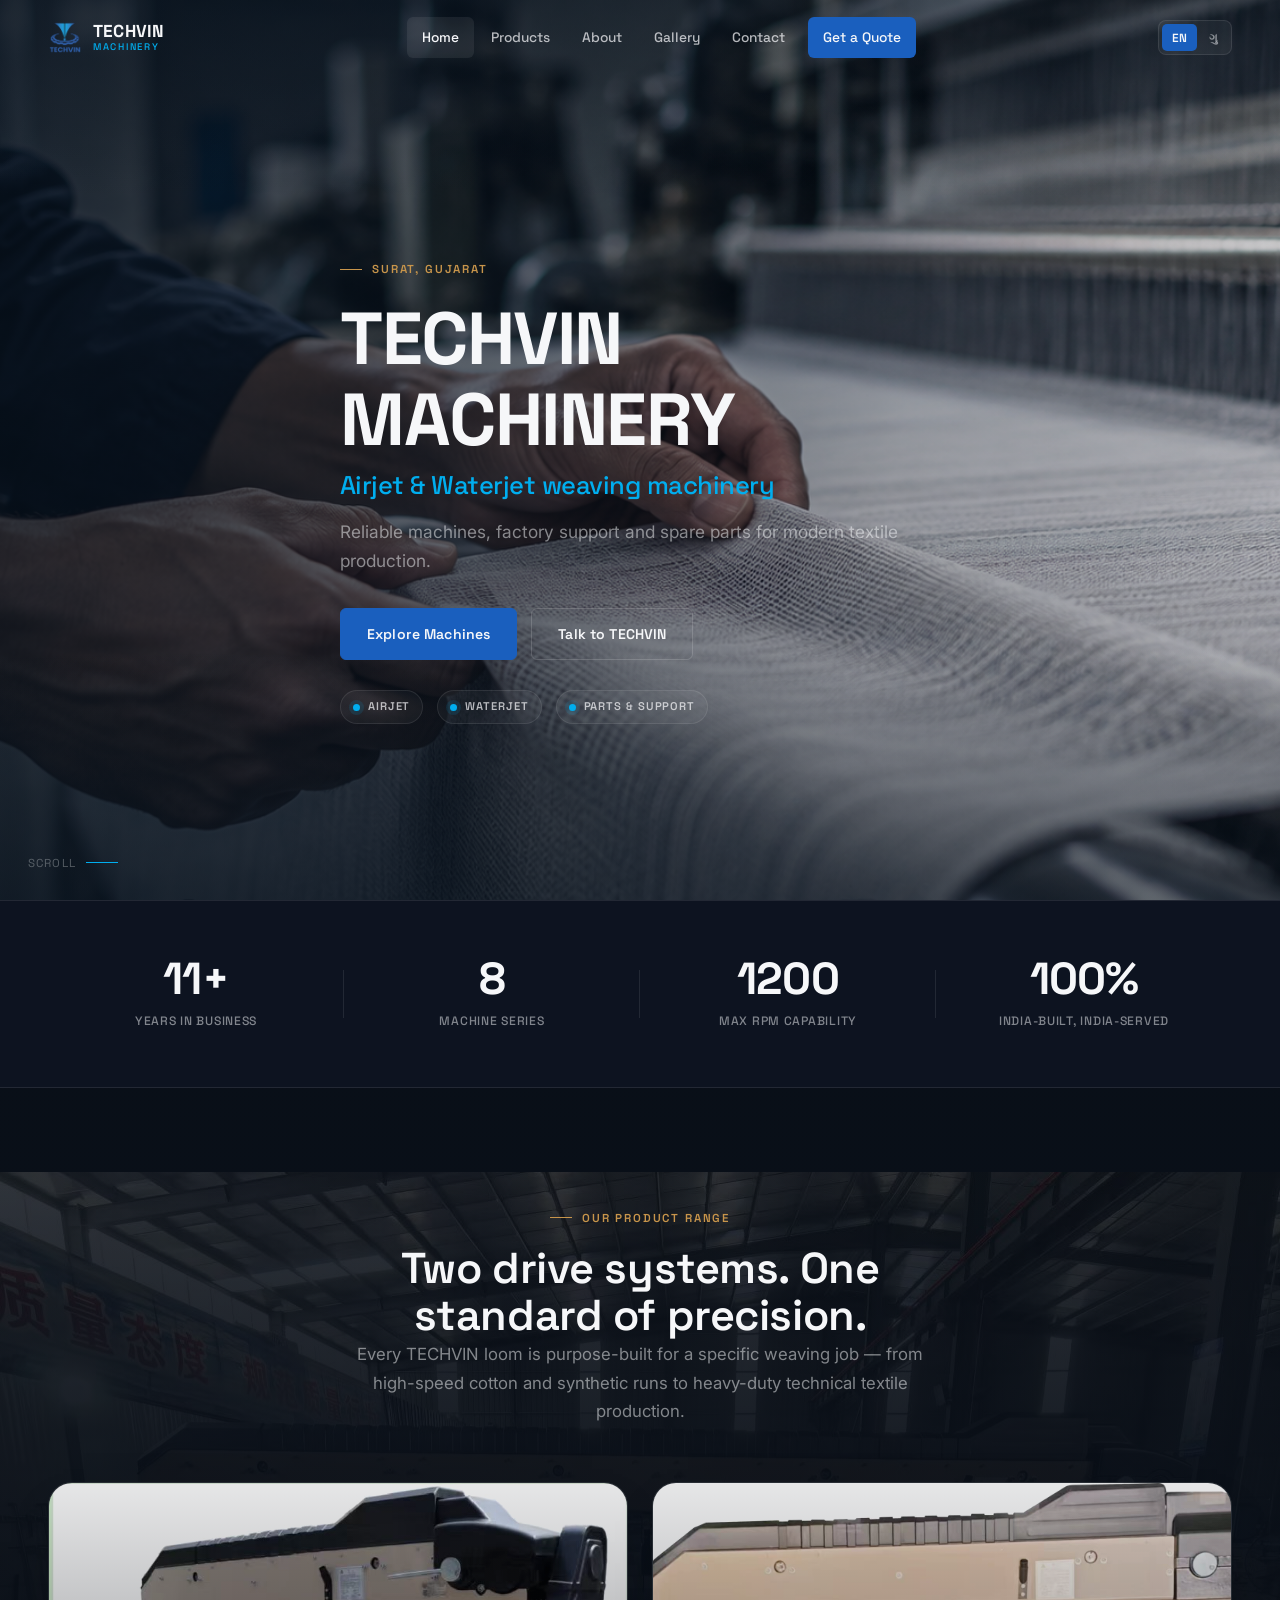
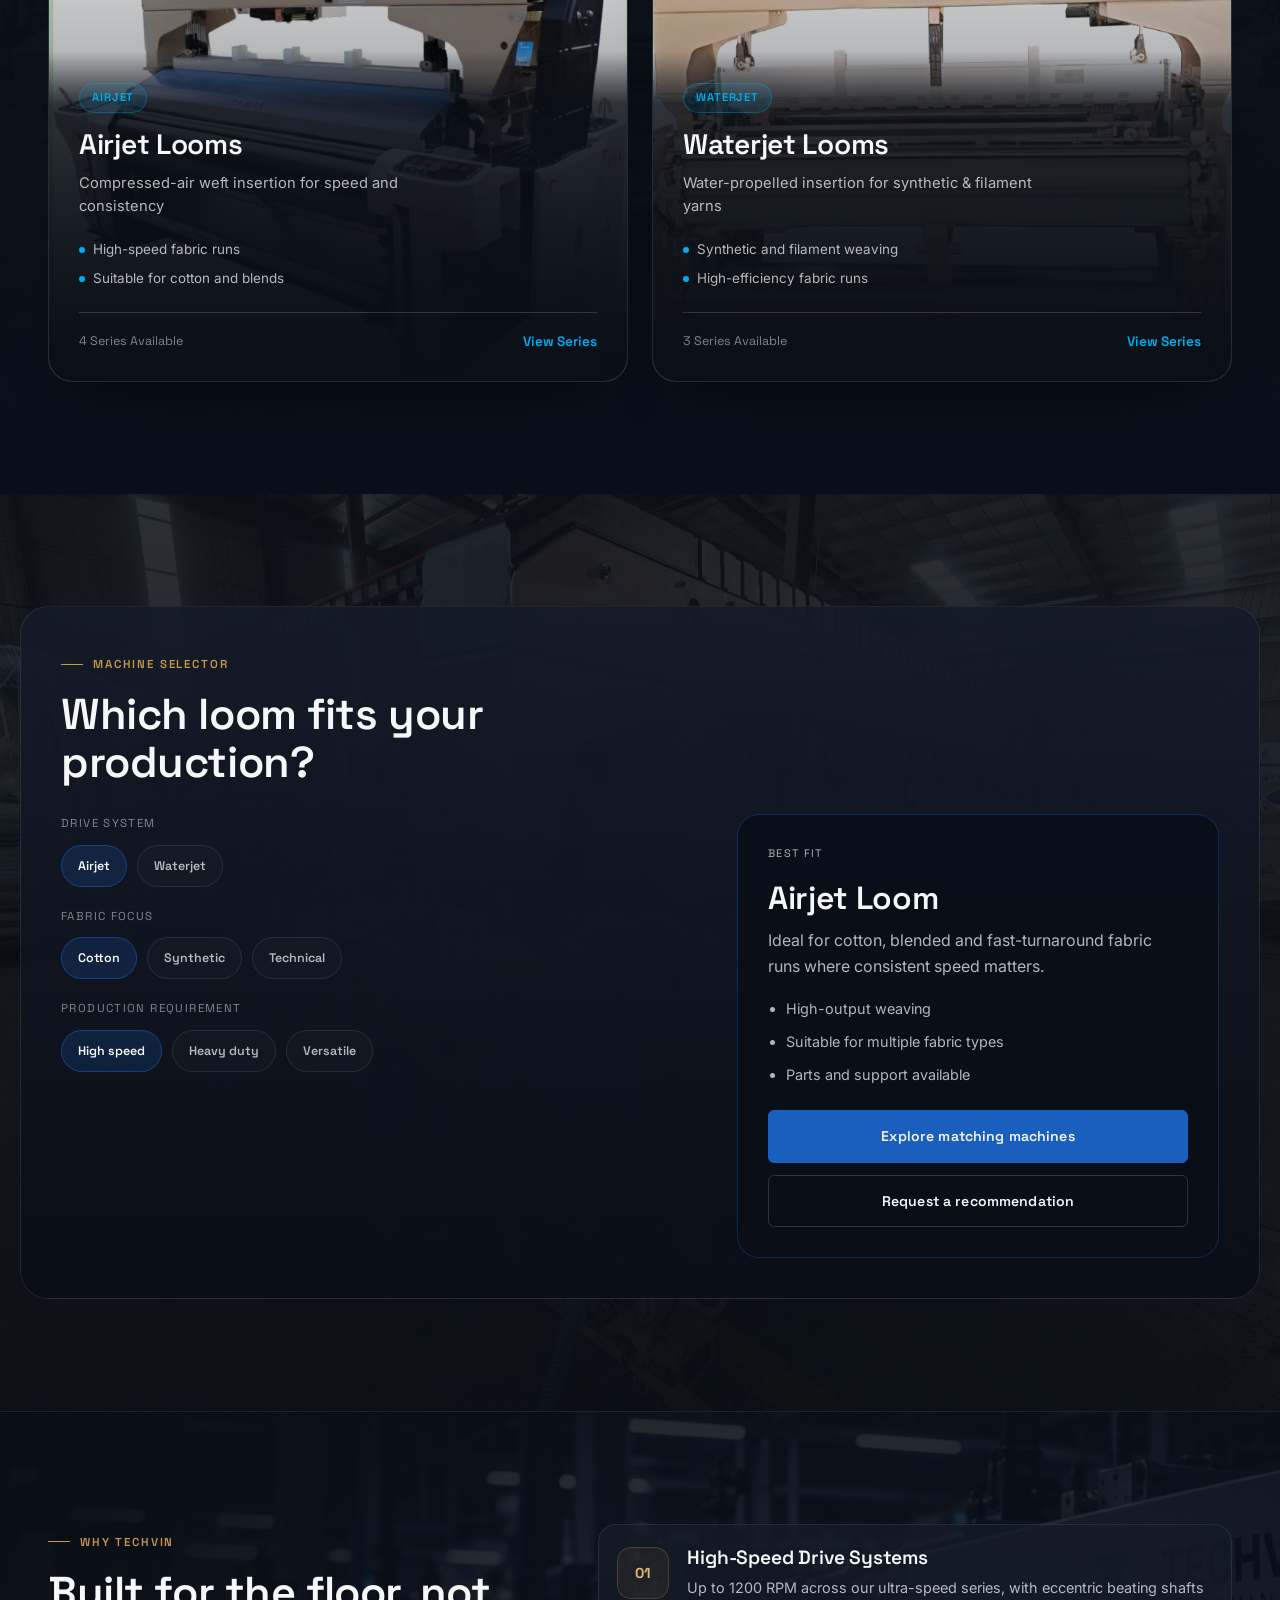
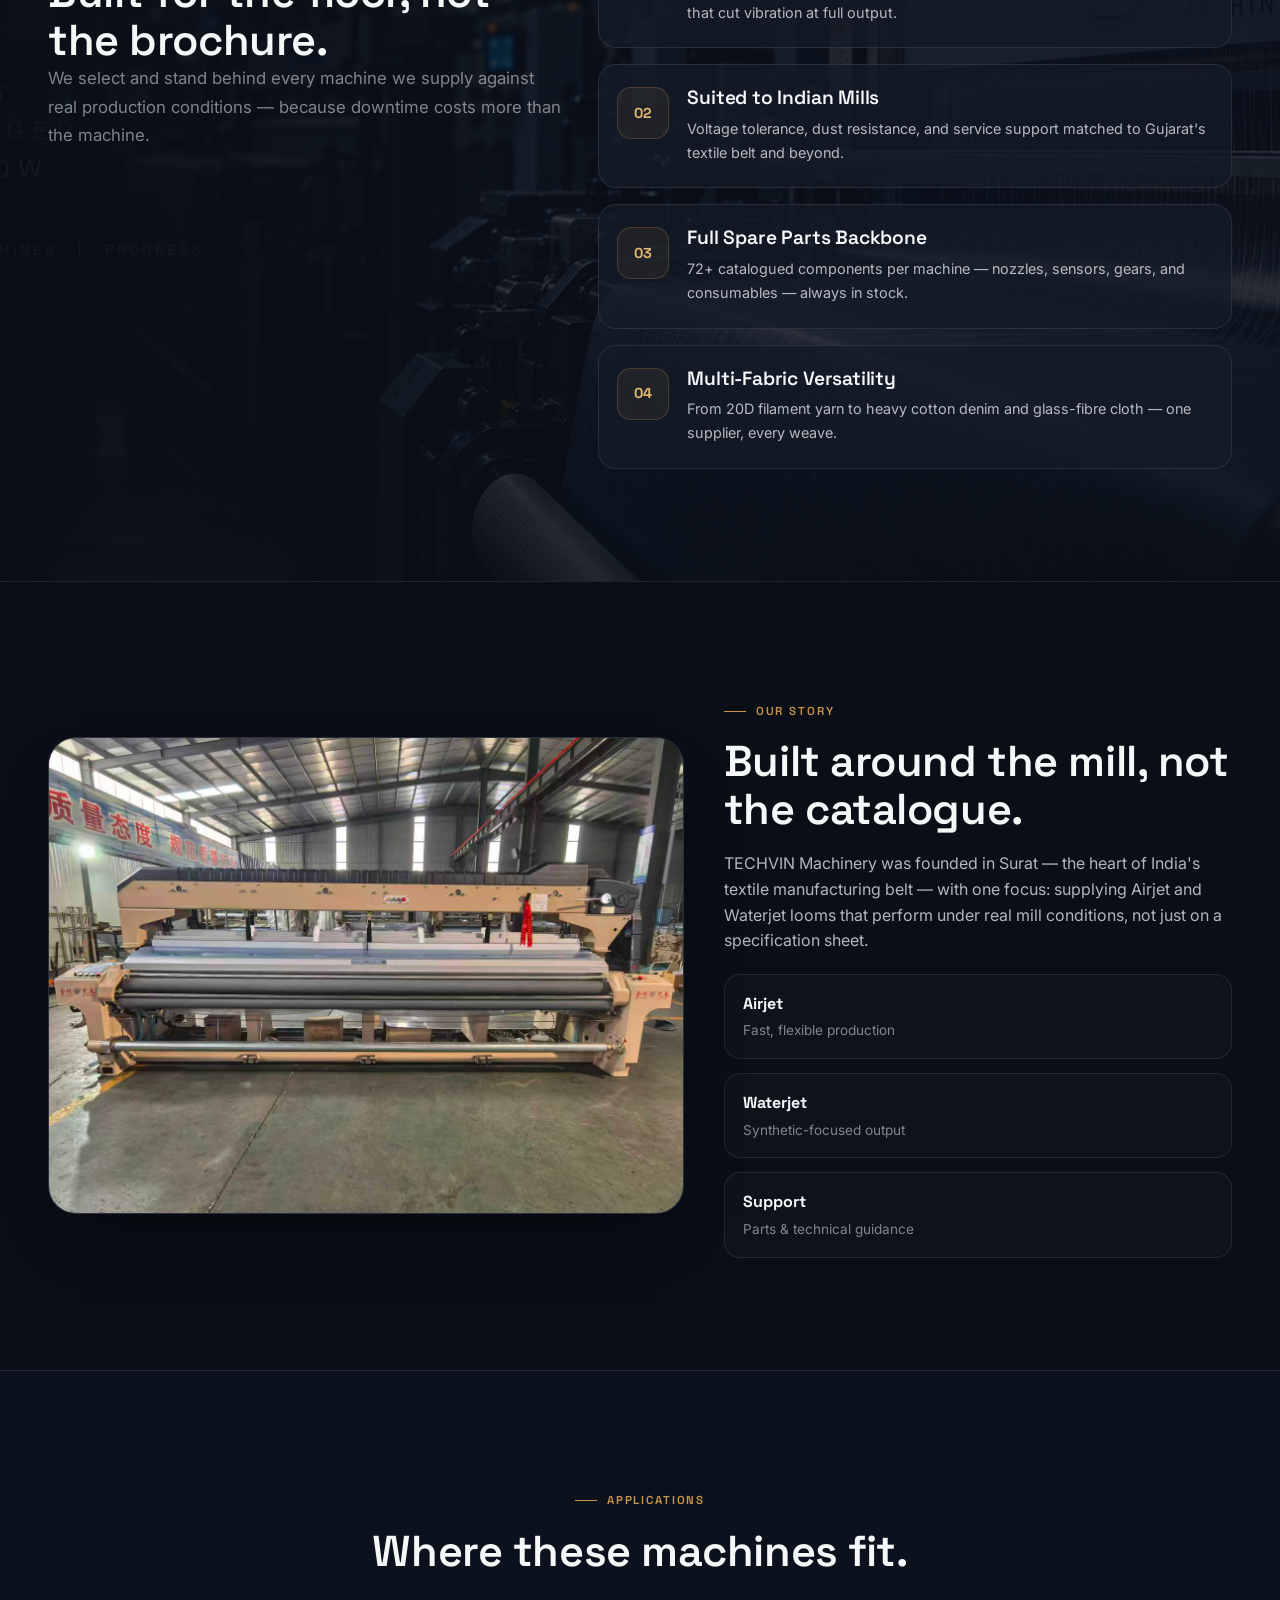
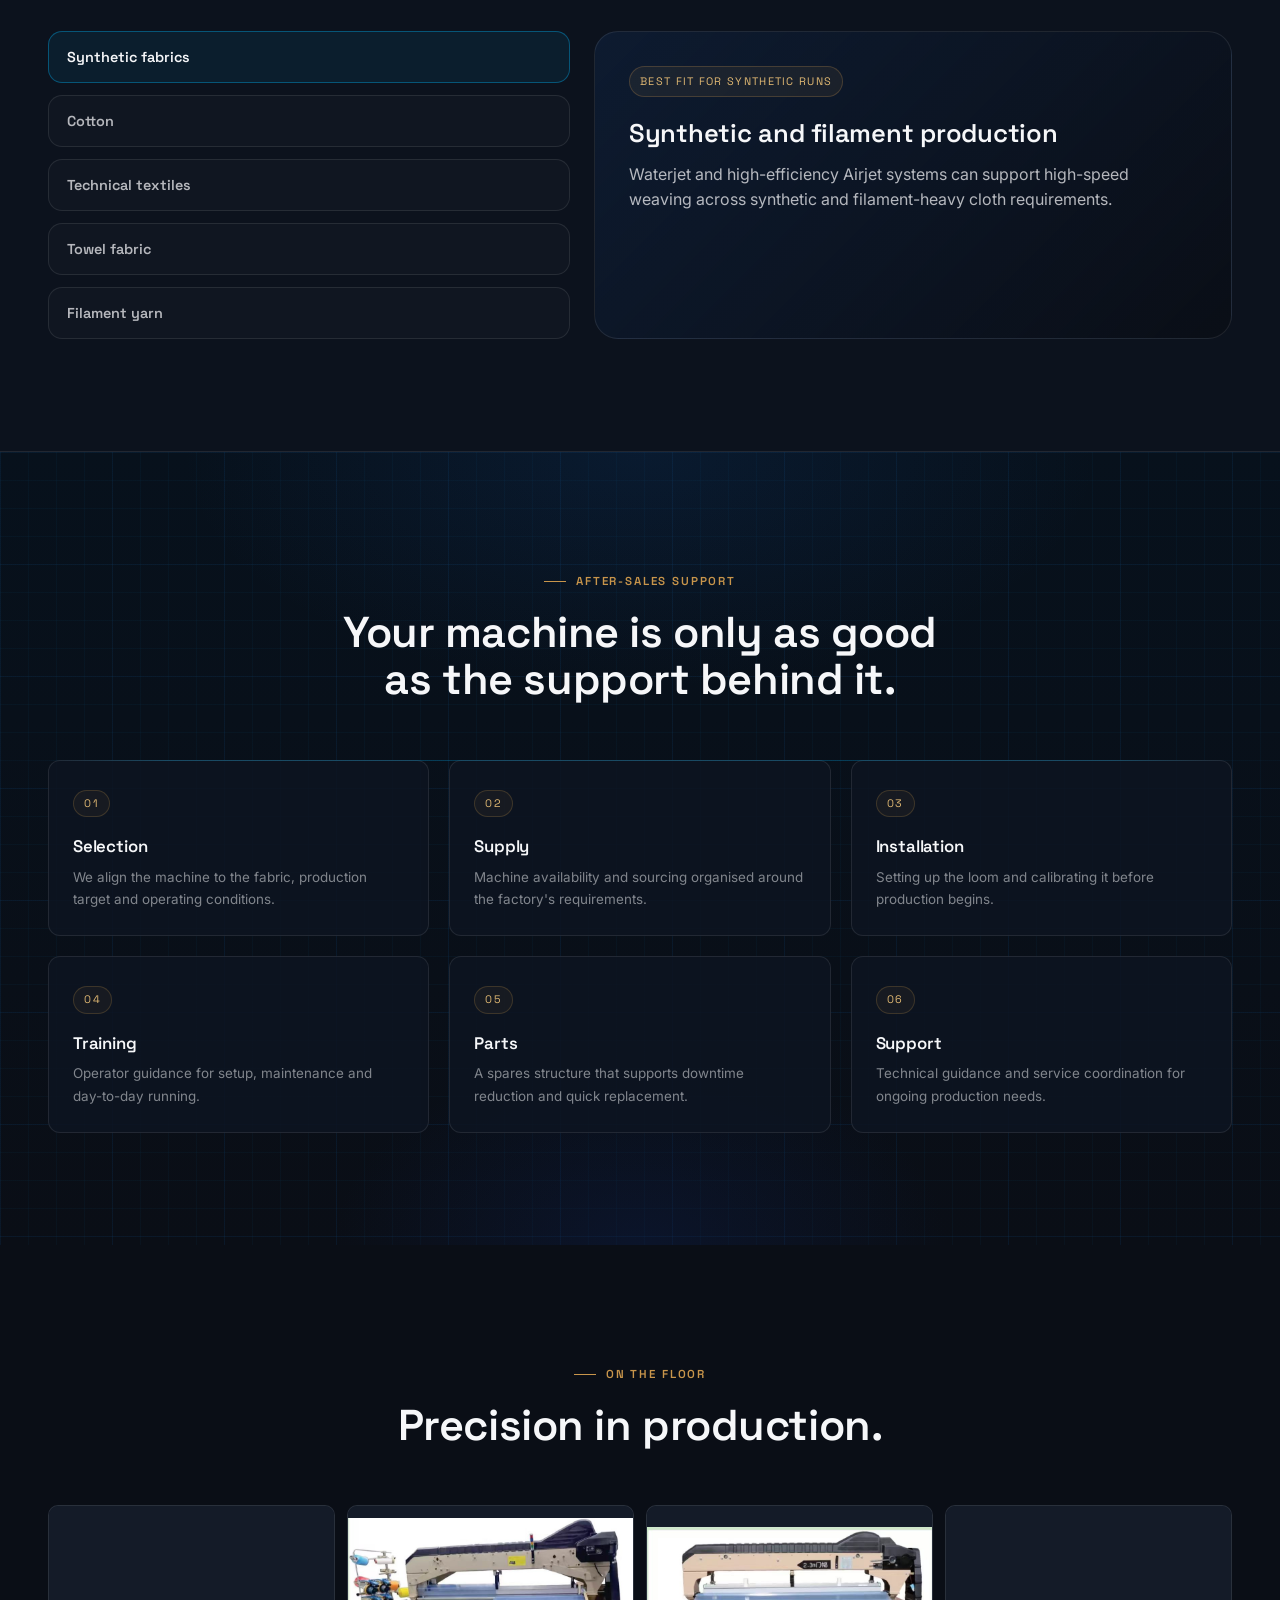
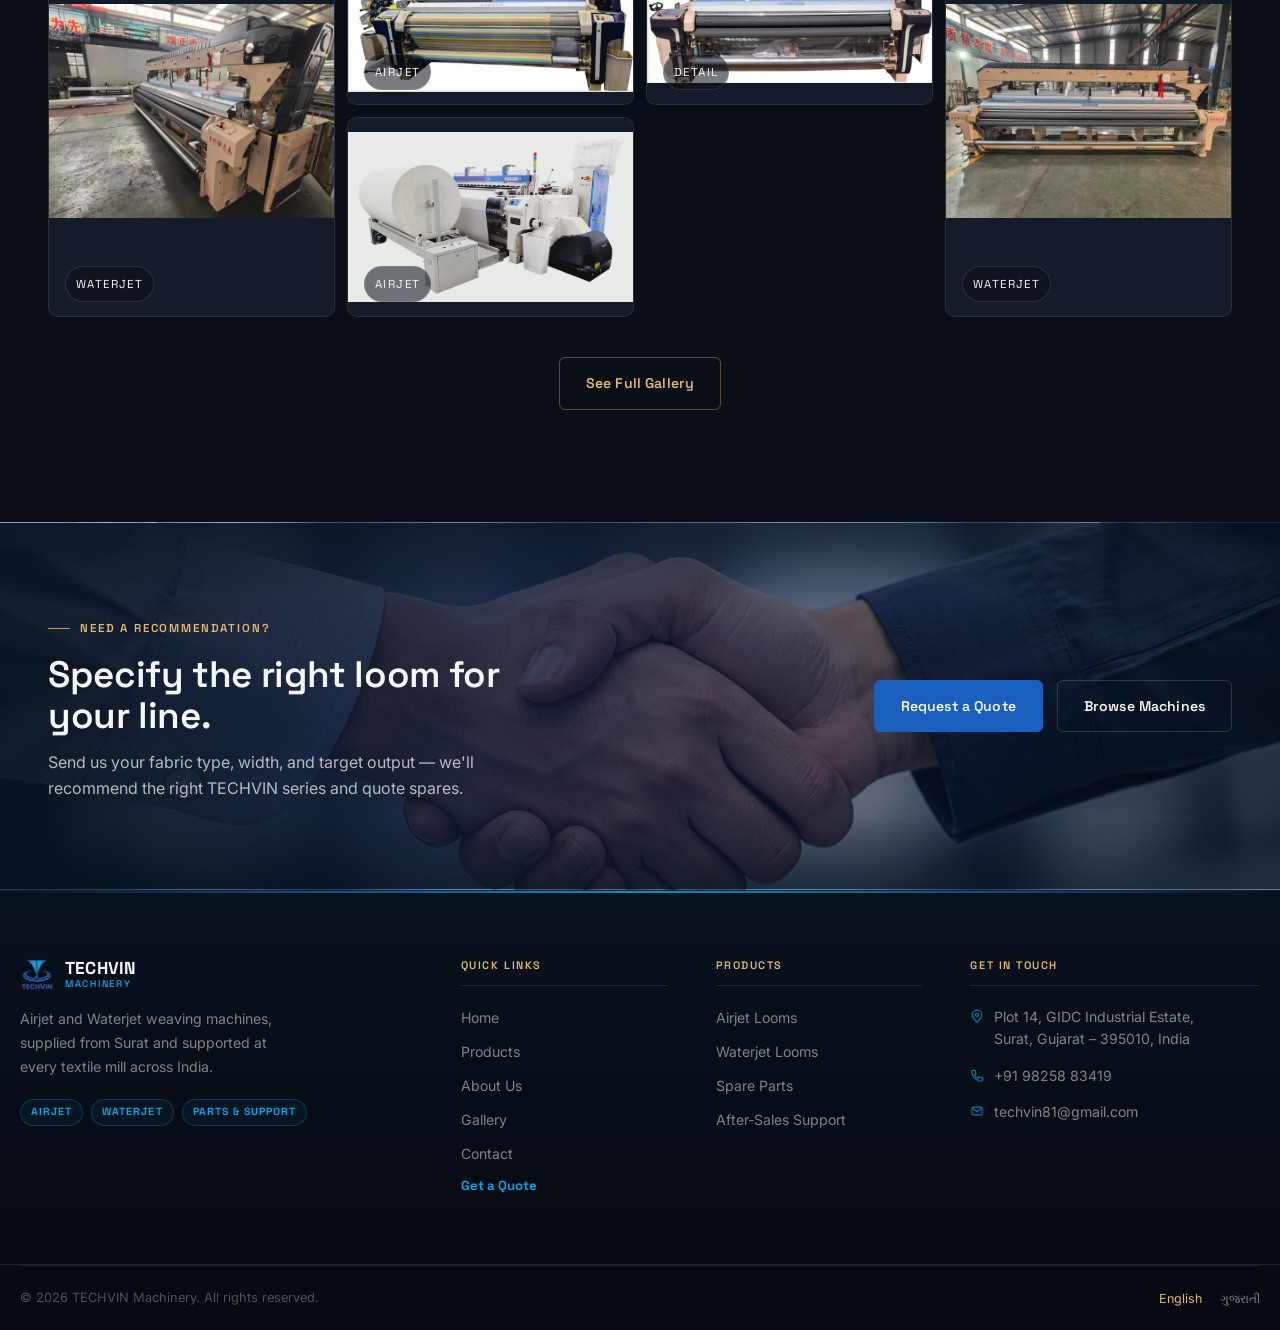
<file: index.html>
<!DOCTYPE html>
<html lang="en">
<head>
<meta charset="UTF-8" />
<meta name="viewport" content="width=device-width, initial-scale=1.0" />
<title>TECHVIN Machinery — Airjet & Waterjet Weaving Machines | Surat, India</title>
<meta name="description" content="TECHVIN Machinery supplies Airjet and Waterjet weaving looms to textile producers across India. Eight machine series, full spare parts catalogue, and direct technical support." />
<meta name="theme-color" content="#0A0E16" />
<meta property="og:type" content="website" />
<meta property="og:title" content="TECHVIN Machinery — Airjet &amp; Waterjet Weaving Machines" />
<meta property="og:description" content="TECHVIN supplies Airjet and Waterjet weaving looms to textile producers across India. Eight machine series, full spare parts catalogue, and direct technical support." />
<meta property="og:image" content="assets/techvin-logo.png" />
<link rel="apple-touch-icon" href="assets/favicon.png" />
<link rel="canonical" href="https://techvinmachinery.in/" />
<link rel="icon" href="assets/favicon.png" />
<link rel="preconnect" href="https://fonts.googleapis.com">
<link rel="preconnect" href="https://fonts.gstatic.com" crossorigin>
<link href="https://fonts.googleapis.com/css2?family=Space+Grotesk:wght@500;600;700&family=Inter:wght@400;500;600&display=swap" rel="stylesheet">
<link rel="stylesheet" href="css/base.css">
<link rel="stylesheet" href="css/home.css">
</head>
<body>
<a href="#main" class="skip-link">Skip to content</a>

<!-- ═══════════ NAVBAR ═══════════ -->
<header class="nav" id="nav">
  <div class="nav-row">
    <a href="index.html" class="brand">
      <img src="assets/techvin-logo.png" alt="TECHVIN Machinery" class="brand-mark" />
      <span class="brand-text">
        <span class="brand-name" data-i18n="brand_name">TECHVIN</span>
        <span class="brand-sub" data-i18n="brand_sub">Machinery</span>
      </span>
    </a>

    <nav class="nav-links" id="navLinks">
      <a href="index.html" class="nav-link is-active" data-i18n="nav_home">Home</a>
      <a href="pages/products.html" class="nav-link" data-i18n="nav_products">Products</a>
      <a href="pages/about.html" class="nav-link" data-i18n="nav_about">About</a>
      <a href="pages/gallery.html" class="nav-link" data-i18n="nav_gallery">Gallery</a>
      <a href="pages/contact.html" class="nav-link" data-i18n="nav_contact">Contact</a>
      <a href="pages/contact.html" class="nav-link nav-cta" data-i18n="nav_quote">Get a Quote</a>
    </nav>

    <div class="nav-right">
      <div class="lang-switch">
        <button class="lang-btn" data-lang-btn="en">EN</button>
        <button class="lang-btn" data-lang-btn="gu">ગુ</button>
      </div>
      <button class="burger" id="burger" aria-label="Toggle menu" aria-controls="navLinks" aria-expanded="false">
        <span></span><span></span><span></span>
      </button>
    </div>
  </div>
</header>

<main id="main">

  <!-- ═══════════ HERO ═══════════ -->
  <section class="hero">
    <div class="wrap">
      <div class="hero-row">
        <div class="hero-copy r-up">
          <div class="eyebrow" data-i18n="hero_eyebrow">Surat, Gujarat — Textile Machinery</div>
          <h1>
            <span data-i18n="hero_h1_1">Precision Machinery.</span>
            <em data-i18n="hero_h1_2">Built for Production.</em>
          </h1>
          <p class="lede" data-i18n="hero_lede">TECHVIN supplies and supports Airjet and Waterjet weaving machines across India — helping textile producers keep production moving with dependable equipment, parts and service.</p>
          <div class="hero-actions">
            <a href="pages/products.html" class="btn btn-primary" data-i18n="hero_cta_primary">Explore Machines</a>
            <a href="pages/contact.html" class="btn btn-ghost" data-i18n="hero_cta_secondary">Talk to TECHVIN</a>
          </div>
          <ul class="hero-meta" aria-label="company highlights">
            <li data-i18n="hero_meta_airjet">Airjet</li>
            <li data-i18n="hero_meta_waterjet">Waterjet</li>
            <li data-i18n="hero_meta_support">Parts & support</li>
          </ul>
        </div>
      </div>
    </div>
    <div class="hero-scroll">
      <span data-i18n="hero_scroll">Scroll</span>
      <span class="hero-scroll-line"></span>
    </div>
  </section>

  <!-- ═══════════ METRICS ═══════════ -->
  <section class="stats-band">
    <div class="wrap">
      <div class="stats-row">
        <div class="stat r-up">
          <div class="stat-num" data-count-to="11" data-count-suffix="+">0+</div>
          <div class="stat-label" data-i18n="stat_1_label">Years in business</div>
        </div>
        <div class="stat r-up" data-d="1">
          <div class="stat-num" data-count-to="8">0</div>
          <div class="stat-label" data-i18n="stat_2_label">Machine series</div>
        </div>
        <div class="stat r-up" data-d="2">
          <div class="stat-num" data-count-to="1200">0</div>
          <div class="stat-label" data-i18n="stat_3_label">Max RPM capability</div>
        </div>
        <div class="stat r-up" data-d="3">
          <div class="stat-num" data-count-to="100" data-count-suffix="%">0%</div>
          <div class="stat-label" data-i18n="stat_4_label">India-served support</div>
        </div>
      </div>
    </div>
  </section>

  <!-- ═══════════ MACHINE CATEGORIES ═══════════ -->
  <section class="sect machine-showcase">
    <div class="wrap">
      <div class="section-head center r-up">
        <div class="eyebrow" data-i18n="range_eyebrow">Our machines</div>
        <h2 data-i18n="range_title">Two weaving systems. One production partner.</h2>
        <p class="lede" data-i18n="range_lede">TECHVIN helps mills match the right loom to the right fabric, output target and operating environment.</p>
      </div>

      <div class="range-grid">
        <article class="range-card r-up">
          <span class="range-card-ghost">A</span>
          <div class="range-card-bg"><img src="assets/machines/yc920-premium-studio.png" alt="Airjet loom in studio" loading="lazy" /></div>
          <div class="range-card-body">
            <span class="tag-pill">Airjet</span>
            <h3 data-i18n="airjet_name">Airjet Looms</h3>
            <p data-i18n="airjet_tagline">Fast, responsive textile weaving for cotton, blends and high-output production lines.</p>
            <ul class="card-points">
              <li data-i18n="airjet_point_1">High-speed fabric runs</li>
              <li data-i18n="airjet_point_2">Suitable for cotton and blends</li>
            </ul>
            <div class="range-card-footer">
              <span class="range-card-count" data-i18n="airjet_count">4 series available</span>
              <a href="pages/products.html#airjet" class="range-card-link" data-i18n="view_series">Explore Airjet →</a>
            </div>
          </div>
        </article>

        <article class="range-card r-up" data-d="1">
          <span class="range-card-ghost">W</span>
          <div class="range-card-bg"><img src="assets/machines/jw408-beige-studio.png" alt="Waterjet loom in studio" loading="lazy" /></div>
          <div class="range-card-body">
            <span class="tag-pill">Waterjet</span>
            <h3 data-i18n="waterjet_name">Waterjet Looms</h3>
            <p data-i18n="waterjet_tagline">Optimised for synthetic and filament fabrics where smooth output and efficient production matter.</p>
            <ul class="card-points">
              <li data-i18n="waterjet_point_1">Synthetic and filament weaving</li>
              <li data-i18n="waterjet_point_2">High-efficiency fabric runs</li>
            </ul>
            <div class="range-card-footer">
              <span class="range-card-count" data-i18n="waterjet_count">3 series available</span>
              <a href="pages/products.html#waterjet" class="range-card-link" data-i18n="view_series">Explore Waterjet →</a>
            </div>
          </div>
        </article>
      </div>
    </div>
  </section>

  <!-- ═══════════ FIND YOUR MACHINE ═══════════ -->
  <section class="sect discovery">
    <div class="wrap discovery-shell r-up">
      <div class="section-head discovery-head">
        <div class="eyebrow" data-i18n="discovery_eyebrow">Machine selector</div>
        <h2 data-i18n="discovery_title">Which loom fits your production?</h2>
      </div>

      <div class="discovery-grid" data-discovery>
        <div class="selector-panel">
          <div class="selector-group">
            <span class="selector-label" data-i18n="discovery_type">Drive system</span>
            <div class="chip-row" data-discovery-group="technology">
              <button class="chip is-active" data-discovery-option="airjet" type="button">Airjet</button>
              <button class="chip" data-discovery-option="waterjet" type="button">Waterjet</button>
            </div>
          </div>

          <div class="selector-group">
            <span class="selector-label" data-i18n="discovery_fabric">Fabric focus</span>
            <div class="chip-row" data-discovery-group="fabric">
              <button class="chip is-active" data-discovery-option="cotton" type="button">Cotton</button>
              <button class="chip" data-discovery-option="synthetic" type="button">Synthetic</button>
              <button class="chip" data-discovery-option="technical" type="button">Technical</button>
            </div>
          </div>

          <div class="selector-group">
            <span class="selector-label" data-i18n="discovery_need">Production requirement</span>
            <div class="chip-row" data-discovery-group="need">
              <button class="chip is-active" data-discovery-option="speed" type="button">High speed</button>
              <button class="chip" data-discovery-option="heavy" type="button">Heavy duty</button>
              <button class="chip" data-discovery-option="versatile" type="button">Versatile</button>
            </div>
          </div>
        </div>

        <aside class="match-card" aria-live="polite">
          <p class="match-kicker" data-i18n="match_kicker">Best fit</p>
          <h3 data-match-name>Airjet Loom</h3>
          <p data-match-copy>Ideal for cotton, blended and fast-turnaround fabric runs where consistent speed matters.</p>
          <ul class="match-list">
            <li data-match-item="1">High-output weaving</li>
            <li data-match-item="2">Suitable for multiple fabric types</li>
            <li data-match-item="3">Parts and support available</li>
          </ul>
          <div class="match-actions">
            <a href="pages/products.html" class="btn btn-primary" data-i18n="discovery_cta_primary">Explore matching machines</a>
            <a href="pages/contact.html" class="btn btn-ghost" data-i18n="discovery_cta_secondary">Request a recommendation</a>
          </div>
        </aside>
      </div>
    </div>
  </section>

  <!-- ═══════════ WHY TECHVIN ═══════════ -->
  <section class="sect why-band">
    <div class="wrap why-layout">
      <div class="why-intro r-up">
        <div class="eyebrow" data-i18n="why_eyebrow">Why TECHVIN</div>
        <h2 data-i18n="why_title">Built for the floor,<br>not the brochure.</h2>
        <p class="lede" data-i18n="why_lede">We match machines to real textile production requirements — balancing speed, material type and uptime across Indian mills.</p>
      </div>

      <div class="why-list">
        <article class="why-reason r-up">
          <span class="reason-number">01</span>
          <div>
            <h3 data-i18n="why1_h">High-speed drive systems</h3>
            <p data-i18n="why1_p">We help customers choose loom platforms suited to their throughput targets without sacrificing process stability.</p>
          </div>
        </article>
        <article class="why-reason r-up" data-d="1">
          <span class="reason-number">02</span>
          <div>
            <h3 data-i18n="why2_h">Built for Indian mills</h3>
            <p data-i18n="why2_p">From operating conditions to parts access, our recommendations are shaped around the realities facing textile producers in India.</p>
          </div>
        </article>
        <article class="why-reason r-up" data-d="2">
          <span class="reason-number">03</span>
          <div>
            <h3 data-i18n="why3_h">Spare parts backbone</h3>
            <p data-i18n="why3_p">A structured parts ecosystem helps minimise delays when a machine needs replacement components or maintenance support.</p>
          </div>
        </article>
        <article class="why-reason r-up" data-d="3">
          <span class="reason-number">04</span>
          <div>
            <h3 data-i18n="why4_h">Application fit</h3>
            <p data-i18n="why4_p">Whether the need is cotton, synthetic or technical fabric, we guide the right machine selection for the job.</p>
          </div>
        </article>
      </div>
    </div>
  </section>

  <!-- ═══════════ FACTORY STORY ═══════════ -->
  <section class="sect story-section">
    <div class="wrap story-grid">
      <div class="story-visual r-up">
        <img src="assets/machines/jf508-ultrawide-warehouse.png" alt="Waterjet weaving line in a factory environment" loading="lazy" />
      </div>
      <div class="story-copy r-up" data-d="1">
        <div class="eyebrow" data-i18n="story_eyebrow">Production reality</div>
        <h2 data-i18n="story_title">From line selection to support, TECHVIN stays close to the floor.</h2>
        <p data-i18n="story_p1">TECHVIN supplies Airjet and Waterjet weaving machines to Indian textile producers who need dependable equipment, clear recommendations and responsive after-sales support.</p>
        <div class="story-metrics">
          <div>
            <strong>Airjet</strong>
            <span data-i18n="story_metric_airjet">Fast, flexible production</span>
          </div>
          <div>
            <strong>Waterjet</strong>
            <span data-i18n="story_metric_waterjet">Synthetic-focused output</span>
          </div>
          <div>
            <strong>Support</strong>
            <span data-i18n="story_metric_support">Parts & technical guidance</span>
          </div>
        </div>
      </div>
    </div>
  </section>

  <!-- ═══════════ APPLICATIONS ═══════════ -->
  <section class="sect applications">
    <div class="wrap">
      <div class="section-head center r-up">
        <div class="eyebrow" data-i18n="apps_eyebrow">Applications</div>
        <h2 data-i18n="apps_title">Where these machines fit.</h2>
      </div>

      <div class="application-layout r-up" data-d="1">
        <div class="application-selector" role="tablist" aria-label="fabric applications">
          <button class="app-chip is-active" type="button" data-app="synthetic">Synthetic fabrics</button>
          <button class="app-chip" type="button" data-app="cotton">Cotton</button>
          <button class="app-chip" type="button" data-app="technical">Technical textiles</button>
          <button class="app-chip" type="button" data-app="towel">Towel fabric</button>
          <button class="app-chip" type="button" data-app="filament">Filament yarn</button>
        </div>

        <div class="application-panel" data-app-panel>
          <div class="panel-content is-active" data-app-content="synthetic">
            <span class="panel-tag" data-i18n="app_tag_synthetic">Best fit for synthetic runs</span>
            <h3 data-i18n="app_title_synthetic">Synthetic and filament production</h3>
            <p data-i18n="app_copy_synthetic">Waterjet and high-efficiency Airjet systems can support high-speed weaving across synthetic and filament-heavy cloth requirements.</p>
          </div>
          <div class="panel-content" data-app-content="cotton">
            <span class="panel-tag" data-i18n="app_tag_cotton">Best fit for cotton</span>
            <h3 data-i18n="app_title_cotton">Cotton and blended fabrics</h3>
            <p data-i18n="app_copy_cotton">Airjet configurations are often selected for cotton and blended weaving lines that need reliable speed and stable registration.</p>
          </div>
          <div class="panel-content" data-app-content="technical">
            <span class="panel-tag" data-i18n="app_tag_technical">Best fit for technical fabrics</span>
            <h3 data-i18n="app_title_technical">Technical textile applications</h3>
            <p data-i18n="app_copy_technical">For denser and more demanding fabric types, TECHVIN helps select machine platforms that align with the specific production demand.</p>
          </div>
          <div class="panel-content" data-app-content="towel">
            <span class="panel-tag" data-i18n="app_tag_towel">Best fit for towels</span>
            <h3 data-i18n="app_title_towel">Towel and home textile fabric</h3>
            <p data-i18n="app_copy_towel">Specific Airjet platforms can be chosen for towel and home textile weaving, where pile structure and repeat consistency matter.</p>
          </div>
          <div class="panel-content" data-app-content="filament">
            <span class="panel-tag" data-i18n="app_tag_filament">Best fit for filament yarn</span>
            <h3 data-i18n="app_title_filament">Filament yarn weft weaving</h3>
            <p data-i18n="app_copy_filament">Waterjet systems are often a practical choice where filament-rich fabrics and smooth run characteristics are central to production.</p>
          </div>
        </div>
      </div>
    </div>
  </section>

  <!-- ═══════════ AFTER-SALES SUPPORT ═══════════ -->
  <section class="sect support-band">
    <div class="wrap">
      <div class="section-head center r-up">
        <div class="eyebrow" data-i18n="support_eyebrow">After-sales support</div>
        <h2 data-i18n="support_title">Your machine is only as good as the support behind it.</h2>
      </div>

      <div class="support-timeline r-up" data-d="1">
        <div class="support-step">
          <span class="step-no">01</span>
          <h3 data-i18n="support_step_1">Selection</h3>
          <p data-i18n="support_step_1_p">We align the machine to the fabric, production target and operating conditions.</p>
        </div>
        <div class="support-step">
          <span class="step-no">02</span>
          <h3 data-i18n="support_step_2">Supply</h3>
          <p data-i18n="support_step_2_p">Machine availability and sourcing organised around the factory's requirements.</p>
        </div>
        <div class="support-step">
          <span class="step-no">03</span>
          <h3 data-i18n="support_step_3">Installation</h3>
          <p data-i18n="support_step_3_p">Setting up the loom and calibrating it before production begins.</p>
        </div>
        <div class="support-step">
          <span class="step-no">04</span>
          <h3 data-i18n="support_step_4">Training</h3>
          <p data-i18n="support_step_4_p">Operator guidance for setup, maintenance and day-to-day running.</p>
        </div>
        <div class="support-step">
          <span class="step-no">05</span>
          <h3 data-i18n="support_step_5">Parts</h3>
          <p data-i18n="support_step_5_p">A spares structure that supports downtime reduction and quick replacement.</p>
        </div>
        <div class="support-step">
          <span class="step-no">06</span>
          <h3 data-i18n="support_step_6">Support</h3>
          <p data-i18n="support_step_6_p">Technical guidance and service coordination for ongoing production needs.</p>
        </div>
      </div>
    </div>
  </section>

  <!-- ═══════════ GALLERY ═══════════ -->
  <section class="sect showcase-section">
    <div class="wrap">
      <div class="section-head center r-up">
        <div class="eyebrow" data-i18n="showcase_eyebrow">On the floor</div>
        <h2 data-i18n="showcase_title">Precision in production.</h2>
      </div>

      <div class="showcase-grid editorial-gallery">
        <figure class="showcase-item tall r-up" data-lightbox-src="assets/machines/jf508-wide-warehouse.png" data-lightbox-alt="Waterjet loom in factory" tabindex="0">
          <img src="assets/machines/jf508-wide-warehouse.png" alt="Waterjet loom production line" loading="lazy" />
          <figcaption>Waterjet</figcaption>
        </figure>
        <figure class="showcase-item r-up" data-d="1" data-lightbox-src="assets/machines/yc910-multicolor-studio.png" data-lightbox-alt="Airjet loom detail" tabindex="0">
          <img src="assets/machines/yc910-multicolor-studio.png" alt="Airjet loom detail" loading="lazy" />
          <figcaption>Airjet</figcaption>
        </figure>
        <figure class="showcase-item r-up" data-d="2" data-lightbox-src="assets/machines/jw408-230cm-studio.png" data-lightbox-alt="Loom component detail" tabindex="0">
          <img src="assets/machines/jw408-230cm-studio.png" alt="Loom component detail" loading="lazy" />
          <figcaption>Detail</figcaption>
        </figure>
        <figure class="showcase-item tall r-up" data-d="3" data-lightbox-src="assets/machines/jf508-ultrawide-warehouse.png" data-lightbox-alt="Ultra-wide loom system" tabindex="0">
          <img src="assets/machines/jf508-ultrawide-warehouse.png" alt="Ultra-wide loom system" loading="lazy" />
          <figcaption>Waterjet</figcaption>
        </figure>
        <figure class="showcase-item r-up" data-d="4" data-lightbox-src="assets/machines/sq910-airjet-fullsetup.png" data-lightbox-alt="Airjet loom full setup" tabindex="0">
          <img src="assets/machines/sq910-airjet-fullsetup.png" alt="Airjet loom full setup" loading="lazy" />
          <figcaption>Airjet</figcaption>
        </figure>
      </div>

      <div class="showcase-foot r-up">
        <a href="pages/gallery.html" class="btn btn-brass" data-i18n="showcase_cta">See full gallery</a>
      </div>
    </div>
  </section>

  <!-- ═══════════ FINAL CTA ═══════════ -->
  <section class="cta-band final-cta">
    <div class="wrap">
      <div class="cta-band-row">
        <div class="r-up">
          <div class="eyebrow accent" data-i18n="final_cta_eyebrow">Need a recommendation?</div>
          <h2 data-i18n="cta_band_h">Specify the right loom for your line.</h2>
          <p data-i18n="cta_band_p">Share your fabric, width and output target and TECHVIN can recommend the right machine series and spare parts support.</p>
        </div>
        <div class="cta-band-actions r-up" data-d="1">
          <a href="pages/contact.html" class="btn btn-primary" data-i18n="cta_band_btn1">Request a Quote</a>
          <a href="pages/products.html" class="btn btn-ghost" data-i18n="cta_band_btn2">Browse Machines</a>
        </div>
      </div>
    </div>
  </section>

</main>

<!-- ═══════════ FOOTER ═══════════ -->
<footer class="footer">
  <div class="footer-top-line"></div>
  <div class="wrap footer-grid">

    <!-- Col 1: Brand -->
    <div class="footer-brand">
      <a href="index.html" class="brand">
        <img src="assets/techvin-logo.png" alt="TECHVIN Machinery" class="brand-mark" />
        <span class="brand-text">
          <span class="brand-name" data-i18n="brand_name">TECHVIN</span>
          <span class="brand-sub" data-i18n="brand_sub">Machinery</span>
        </span>
      </a>
      <p class="footer-tag" data-i18n="footer_tagline">Airjet and Waterjet weaving machines, supplied from Surat and supported at every textile mill across India.</p>
      <div class="footer-brand-pills">
        <span class="footer-pill">Airjet</span>
        <span class="footer-pill">Waterjet</span>
        <span class="footer-pill">Parts &amp; Support</span>
      </div>
    </div>

    <!-- Col 2: Quick Links -->
    <div class="footer-col">
      <h5 data-i18n="footer_col_nav">Quick Links</h5>
      <a href="index.html" data-i18n="nav_home">Home</a>
      <a href="pages/products.html" data-i18n="nav_products">Products</a>
      <a href="pages/about.html" data-i18n="footer_link_about">About Us</a>
      <a href="pages/gallery.html" data-i18n="footer_link_gallery">Gallery</a>
      <a href="pages/contact.html" data-i18n="footer_link_contact">Contact</a>
      <a href="pages/contact.html" class="footer-cta-link" data-i18n="nav_quote">Get a Quote &rarr;</a>
    </div>

    <!-- Col 3: Products -->
    <div class="footer-col">
      <h5 data-i18n="footer_col_products">Products</h5>
      <a href="pages/products.html#airjet" data-i18n="footer_link_airjet">Airjet Looms</a>
      <a href="pages/products.html#waterjet" data-i18n="footer_link_waterjet">Waterjet Looms</a>
      <a href="pages/products.html#spares" data-i18n="footer_link_spares">Spare Parts</a>
      <a href="pages/products.html" data-i18n="footer_link_aftersales">After-Sales Support</a>
    </div>

    <!-- Col 4: Contact -->
    <div class="footer-col footer-col--contact">
      <h5 data-i18n="footer_col_contact">Get In Touch</h5>
      <div class="footer-contact-item">
        <svg class="footer-contact-icon" width="14" height="14" viewBox="0 0 18 18" fill="none" aria-hidden="true"><path d="M9 17s6-5.2 6-9.5A6 6 0 003 7.5C3 11.8 9 17 9 17z" stroke="currentColor" stroke-width="1.5"/><circle cx="9" cy="7.5" r="2" stroke="currentColor" stroke-width="1.5"/></svg>
        <span data-i18n="footer_addr">Plot 14, GIDC Industrial Estate,<br>Surat, Gujarat – 395010, India</span>
      </div>
      <div class="footer-contact-item">
        <svg class="footer-contact-icon" width="14" height="14" viewBox="0 0 18 18" fill="none" aria-hidden="true"><path d="M3.5 3h3l1.2 4.3-2 1.5a10 10 0 004.5 4.5l1.5-2 4.3 1.2v3a1.5 1.5 0 01-1.6 1.5A14 14 0 012 4.6 1.5 1.5 0 013.5 3z" stroke="currentColor" stroke-width="1.4" stroke-linejoin="round"/></svg>
        <a href="tel:+919825883419">+91 98258 83419</a>
      </div>
      <div class="footer-contact-item">
        <svg class="footer-contact-icon" width="14" height="14" viewBox="0 0 18 18" fill="none" aria-hidden="true"><rect x="2.5" y="4" width="13" height="10" rx="1.5" stroke="currentColor" stroke-width="1.4"/><path d="M3 5l6 5 6-5" stroke="currentColor" stroke-width="1.4"/></svg>
        <a href="mailto:techvin81@gmail.com">techvin81@gmail.com</a>
      </div>
    </div>

  </div>
  <div class="divider"></div>
  <div class="wrap footer-bottom">
    <div class="footer-bottom-row">
      <span data-i18n="footer_copyright">© 2026 TECHVIN Machinery. All rights reserved.</span>
      <div class="footer-langs">
        <button data-lang-btn="en">English</button>
        <button data-lang-btn="gu">ગુજરાતી</button>
      </div>
    </div>
  </div>
</footer>

<script src="js/i18n.js"></script>
<script src="js/main.js"></script>
</body>
</html>
</file>
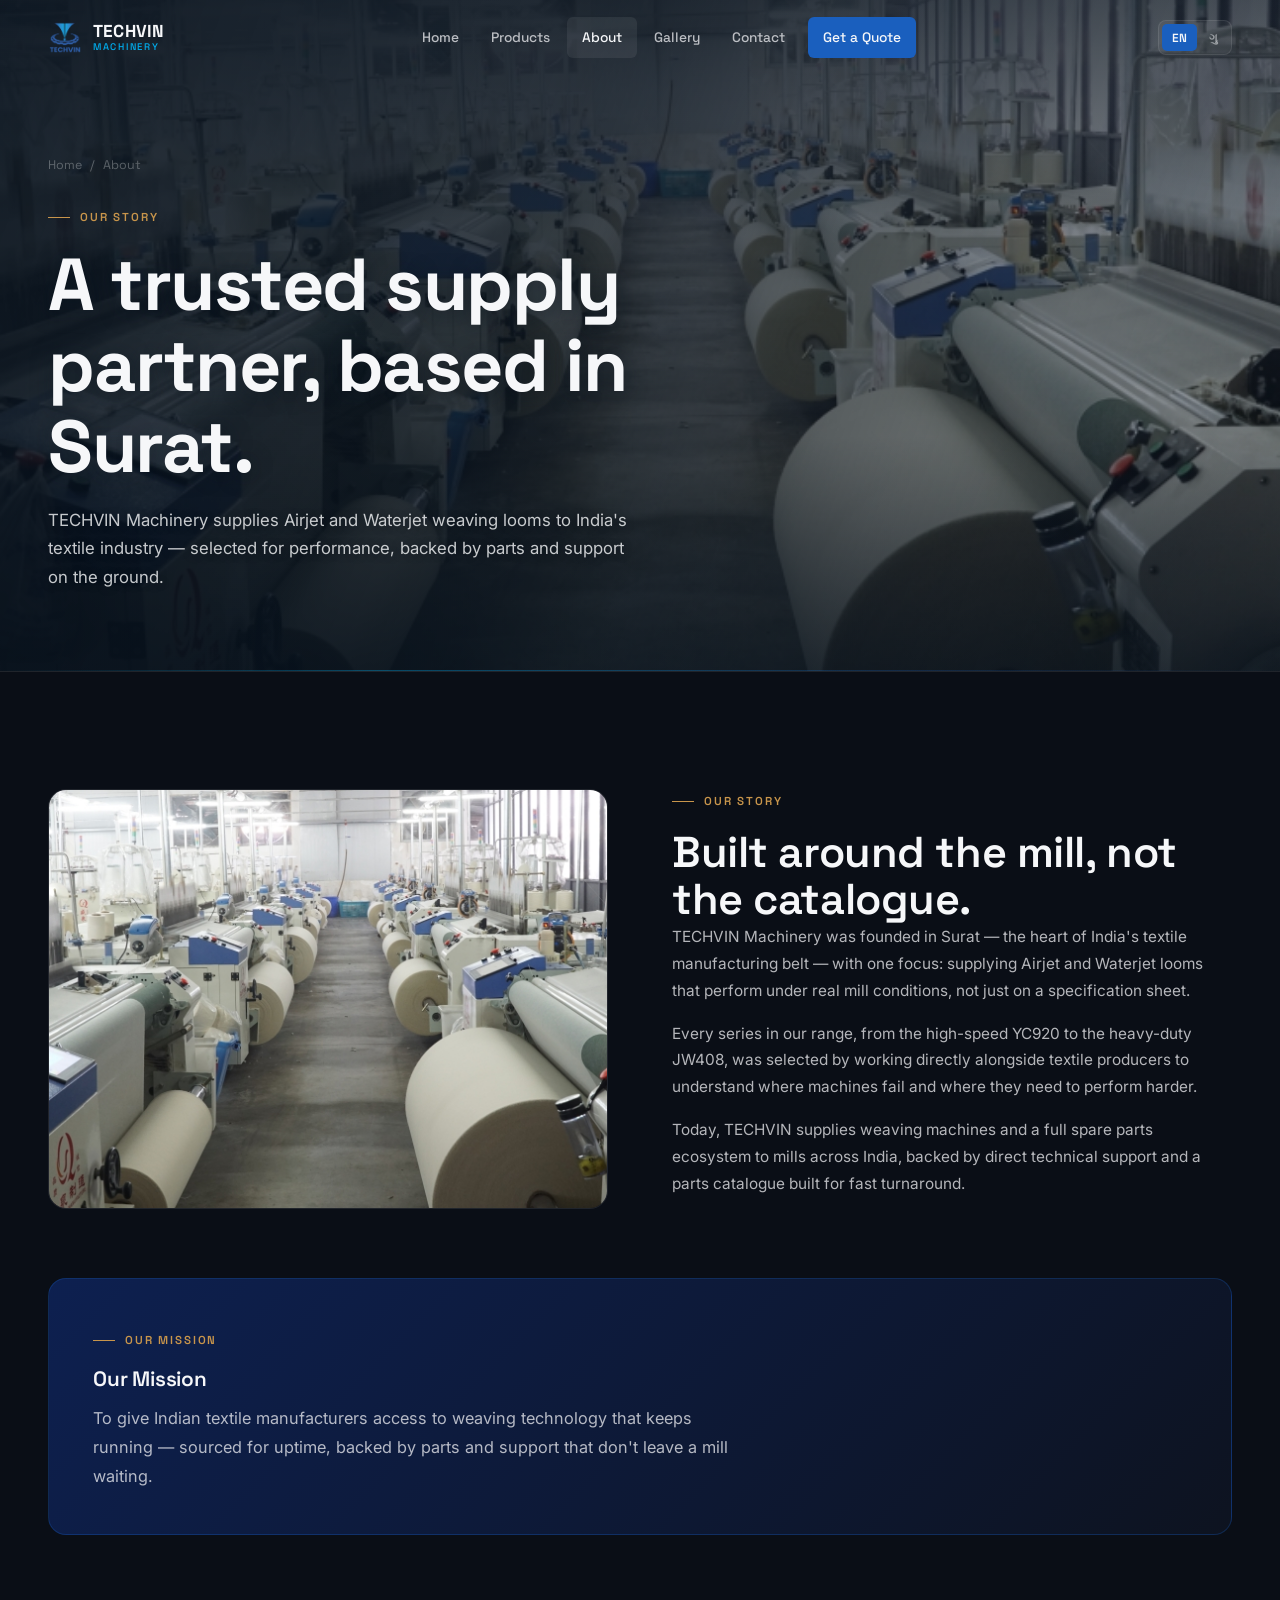
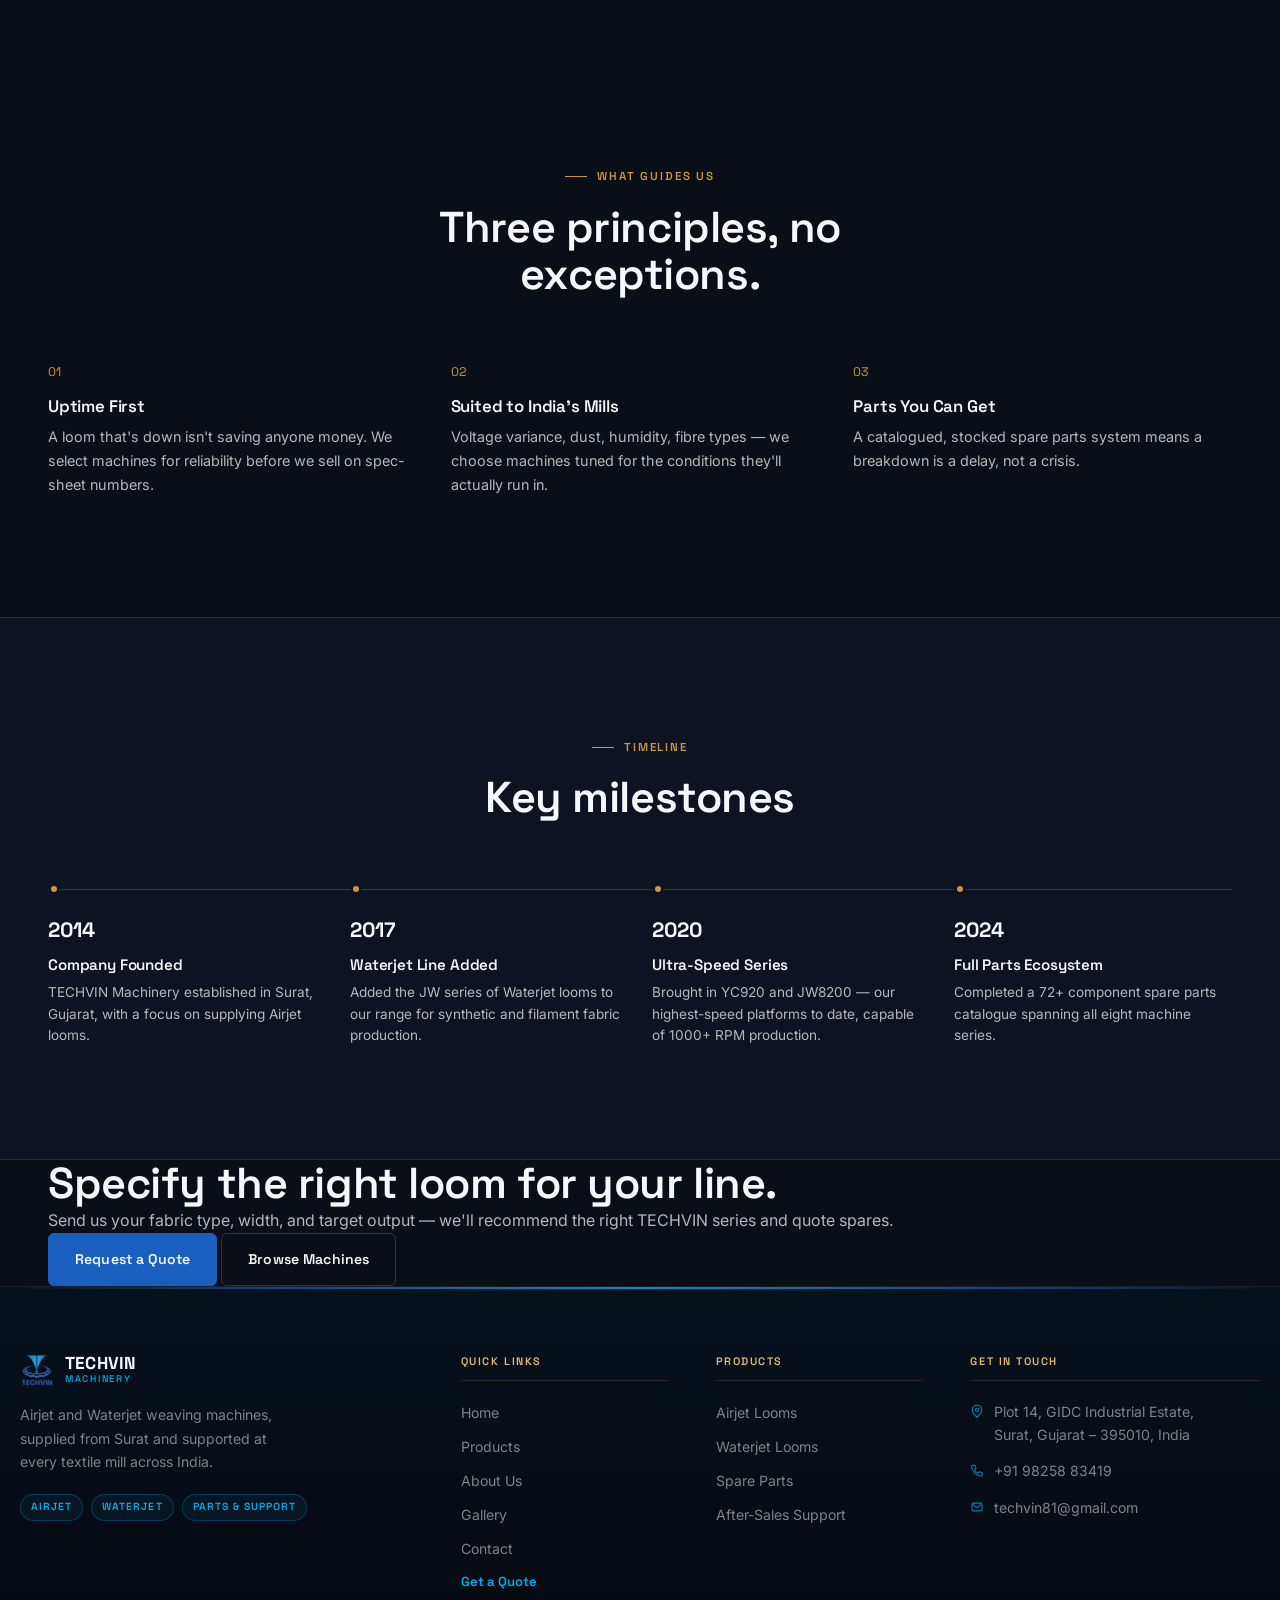
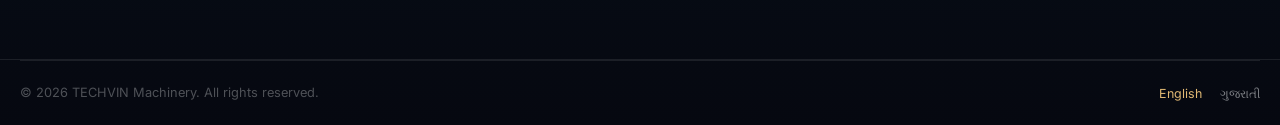
<file: pages/about.html>
<!DOCTYPE html>
<html lang="en">
<head>
<meta charset="UTF-8" />
<meta name="viewport" content="width=device-width, initial-scale=1.0" />
<title>About Us — TECHVIN Machinery | Surat, Gujarat</title>
<meta name="description" content="TECHVIN Machinery supplies weaving looms to India's textile industry from Surat, Gujarat. Learn our story, mission, and milestones." />
<link rel="icon" href="../assets/favicon.png" />
<link rel="preconnect" href="https://fonts.googleapis.com">
<link rel="preconnect" href="https://fonts.gstatic.com" crossorigin>
<link href="https://fonts.googleapis.com/css2?family=Space+Grotesk:wght@500;600;700&family=Inter:wght@400;500;600&display=swap" rel="stylesheet">
<link rel="stylesheet" href="../css/base.css">
<link rel="stylesheet" href="../css/inner.css">
</head>
<body>
<a href="#main" class="skip-link">Skip to content</a>

<header class="nav" id="nav">
  <div class="nav-row">
    <a href="../index.html" class="brand">
      <img src="../assets/techvin-logo.png" alt="TECHVIN Machinery" class="brand-mark" />
      <span class="brand-text">
        <span class="brand-name" data-i18n="brand_name">TECHVIN</span>
        <span class="brand-sub" data-i18n="brand_sub">Machinery</span>
      </span>
    </a>
    <nav class="nav-links" id="navLinks">
      <a href="../index.html" class="nav-link" data-i18n="nav_home">Home</a>
      <a href="products.html" class="nav-link" data-i18n="nav_products">Products</a>
      <a href="about.html" class="nav-link is-active" data-i18n="nav_about">About</a>
      <a href="gallery.html" class="nav-link" data-i18n="nav_gallery">Gallery</a>
      <a href="contact.html" class="nav-link" data-i18n="nav_contact">Contact</a>
      <a href="contact.html" class="nav-link nav-cta" data-i18n="nav_quote">Get a Quote</a>
    </nav>
    <div class="nav-right">
      <div class="lang-switch">
        <button class="lang-btn" data-lang-btn="en">EN</button>
        <button class="lang-btn" data-lang-btn="gu">ગુ</button>
      </div>
      <button class="burger" id="burger" aria-label="Toggle menu" aria-controls="navLinks" aria-expanded="false">
        <span></span><span></span><span></span>
      </button>
    </div>
  </div>
</header>

<main id="main">

  <section class="page-head page-head--about">
    <div class="page-head-bg"></div>
    <div class="wrap page-head-content">
      <div class="crumbs"><a href="../index.html" data-i18n="nav_home">Home</a><span>/</span><span data-i18n="about_crumb">About</span></div>
      <div class="eyebrow" data-i18n="story_eyebrow">Our Story</div>
      <h1 data-i18n="about_h1">Precision engineering, built in Surat.</h1>
      <p class="lede" data-i18n="about_lede">TECHVIN Machinery supplies Airjet and Waterjet weaving looms to India's textile industry — selected for performance, backed by parts and support on the ground.</p>
    </div>
  </section>

  <!-- ═══════ STORY ═══════ -->
  <section class="sect">
    <div class="wrap">
      <div class="about-intro-grid">
        <div class="about-media r-up">
          <img src="../assets/machines/airjet-mill-floor-colour.png" alt="Airjet weaving machines in a textile production facility" loading="lazy" />
        </div>
        <div class="about-copy r-up" data-d="1">
          <div class="eyebrow" data-i18n="story_eyebrow">Our Story</div>
          <h2 data-i18n="story_title">Built around the mill, not the catalogue.</h2>
          <p data-i18n="story_p1">TECHVIN Machinery was founded in Surat — the heart of India's textile manufacturing belt — with one focus: supplying Airjet and Waterjet looms that perform under real mill conditions, not just on a specification sheet.</p>
          <p data-i18n="story_p2">Every series in our range, from the high-speed YC920 to the heavy-duty JW408, was selected by working directly alongside textile producers to understand where machines fail and where they need to perform harder.</p>
          <p data-i18n="story_p3">Today, TECHVIN supplies weaving machines and a full spare parts ecosystem to mills across India, backed by direct technical support and a parts catalogue built for fast turnaround.</p>
        </div>
      </div>

      <div class="mission-block r-up">
        <div class="eyebrow" data-i18n="mission_h">Our Mission</div>
        <h3 data-i18n="mission_h">Our Mission</h3>
        <p data-i18n="mission_p">To give Indian textile manufacturers access to weaving technology that keeps running — sourced for uptime, backed by parts and support that don't leave a mill waiting.</p>
      </div>
    </div>
  </section>

  <!-- ═══════ VALUES ═══════ -->
  <section class="sect">
    <div class="wrap">
      <div class="section-head center r-up">
        <div class="eyebrow" data-i18n="values_eyebrow">What Guides Us</div>
        <h2 data-i18n="values_title">Three principles, no exceptions.</h2>
      </div>
      <div class="values-grid">
        <div class="value-card r-up">
          <span class="value-num">01</span>
          <h4 data-i18n="val1_h">Uptime First</h4>
          <p data-i18n="val1_p">A loom that's down isn't saving anyone money. We select machines for reliability before we sell on spec-sheet numbers.</p>
        </div>
        <div class="value-card r-up" data-d="1">
          <span class="value-num">02</span>
          <h4 data-i18n="val2_h">Suited to India's Mills</h4>
          <p data-i18n="val2_p">Voltage variance, dust, humidity, fibre types — our machines are tuned for the conditions they'll actually run in.</p>
        </div>
        <div class="value-card r-up" data-d="2">
          <span class="value-num">03</span>
          <h4 data-i18n="val3_h">Parts You Can Get</h4>
          <p data-i18n="val3_p">A catalogued, stocked spare parts system means a breakdown is a delay, not a crisis.</p>
        </div>
      </div>
    </div>
  </section>

  <!-- ═══════ TIMELINE ═══════ -->
  <section class="sect timeline-band">
    <div class="wrap">
      <div class="section-head center r-up">
        <div class="eyebrow" data-i18n="milestones_eyebrow">Timeline</div>
        <h2 data-i18n="milestones_title">Key milestones</h2>
      </div>
      <div class="timeline">
        <div class="tl-item r-up">
          <span class="tl-dot"></span>
          <div class="tl-year" data-i18n="ms1_year">2014</div>
          <h4 data-i18n="ms1_h">Company Founded</h4>
          <p data-i18n="ms1_p">TECHVIN Machinery established in Surat, Gujarat, with a focus on supplying Airjet looms.</p>
        </div>
        <div class="tl-item r-up" data-d="1">
          <span class="tl-dot"></span>
          <div class="tl-year" data-i18n="ms2_year">2017</div>
          <h4 data-i18n="ms2_h">Waterjet Line Added</h4>
          <p data-i18n="ms2_p">Added the JW series of Waterjet looms to our range for synthetic and filament fabric production.</p>
        </div>
        <div class="tl-item r-up" data-d="2">
          <span class="tl-dot"></span>
          <div class="tl-year" data-i18n="ms3_year">2020</div>
          <h4 data-i18n="ms3_h">Ultra-Speed Series</h4>
          <p data-i18n="ms3_p">Brought in YC920 and JW8200 — our highest-speed platforms to date, capable of 1000+ RPM production.</p>
        </div>
        <div class="tl-item r-up" data-d="3">
          <span class="tl-dot"></span>
          <div class="tl-year" data-i18n="ms4_year">2024</div>
          <h4 data-i18n="ms4_h">Full Parts Ecosystem</h4>
          <p data-i18n="ms4_p">Completed a 72+ component spare parts catalogue spanning all eight machine series.</p>
        </div>
      </div>
    </div>
  </section>

  <!-- ═══════ CTA BAND ═══════ -->
  <section class="cta-band">
    <div class="wrap">
      <div class="cta-band-row">
        <div class="r-up">
          <h2 data-i18n="cta_band_h">Specify the right loom for your line.</h2>
          <p data-i18n="cta_band_p">Send us your fabric type, width, and target output — we'll recommend the right TECHVIN series and quote spares.</p>
        </div>
        <div class="cta-band-actions r-up" data-d="1">
          <a href="contact.html" class="btn btn-primary" data-i18n="cta_band_btn1">Request a Quote</a>
          <a href="products.html" class="btn btn-ghost" data-i18n="cta_band_btn2">Browse Machines</a>
        </div>
      </div>
    </div>
  </section>

</main>

<footer class="footer">
  <div class="footer-top-line"></div>
  <div class="wrap footer-grid">
    <div class="footer-brand">
      <a href="../index.html" class="brand">
        <img src="../assets/techvin-logo.png" alt="TECHVIN Machinery" class="brand-mark" />
        <span class="brand-text">
          <span class="brand-name" data-i18n="brand_name">TECHVIN</span>
          <span class="brand-sub" data-i18n="brand_sub">Machinery</span>
        </span>
      </a>
      <p class="footer-tag" data-i18n="footer_tagline">Airjet and Waterjet weaving machines, supplied from Surat and supported at every textile mill across India.</p>
      <div class="footer-brand-pills">
        <span class="footer-pill">Airjet</span>
        <span class="footer-pill">Waterjet</span>
        <span class="footer-pill">Parts &amp; Support</span>
      </div>
    </div>
    <div class="footer-col">
      <h5 data-i18n="footer_col_nav">Quick Links</h5>
      <a href="../index.html" data-i18n="nav_home">Home</a>
      <a href="products.html" data-i18n="nav_products">Products</a>
      <a href="about.html" data-i18n="footer_link_about">About Us</a>
      <a href="gallery.html" data-i18n="footer_link_gallery">Gallery</a>
      <a href="contact.html" data-i18n="footer_link_contact">Contact</a>
      <a href="contact.html" class="footer-cta-link" data-i18n="nav_quote">Get a Quote &rarr;</a>
    </div>
    <div class="footer-col">
      <h5 data-i18n="footer_col_products">Products</h5>
      <a href="products.html#airjet" data-i18n="footer_link_airjet">Airjet Looms</a>
      <a href="products.html#waterjet" data-i18n="footer_link_waterjet">Waterjet Looms</a>
      <a href="products.html#spares" data-i18n="footer_link_spares">Spare Parts</a>
      <a href="products.html" data-i18n="footer_link_aftersales">After-Sales Support</a>
    </div>
    <div class="footer-col footer-col--contact">
      <h5 data-i18n="footer_col_contact">Get In Touch</h5>
      <div class="footer-contact-item">
        <svg class="footer-contact-icon" width="14" height="14" viewBox="0 0 18 18" fill="none" aria-hidden="true"><path d="M9 17s6-5.2 6-9.5A6 6 0 003 7.5C3 11.8 9 17 9 17z" stroke="currentColor" stroke-width="1.5"/><circle cx="9" cy="7.5" r="2" stroke="currentColor" stroke-width="1.5"/></svg>
        <span data-i18n="footer_addr">Plot 14, GIDC Industrial Estate,<br>Surat, Gujarat – 395010, India</span>
      </div>
      <div class="footer-contact-item">
        <svg class="footer-contact-icon" width="14" height="14" viewBox="0 0 18 18" fill="none" aria-hidden="true"><path d="M3.5 3h3l1.2 4.3-2 1.5a10 10 0 004.5 4.5l1.5-2 4.3 1.2v3a1.5 1.5 0 01-1.6 1.5A14 14 0 012 4.6 1.5 1.5 0 013.5 3z" stroke="currentColor" stroke-width="1.4" stroke-linejoin="round"/></svg>
        <a href="tel:+919825883419">+91 98258 83419</a>
      </div>
      <div class="footer-contact-item">
        <svg class="footer-contact-icon" width="14" height="14" viewBox="0 0 18 18" fill="none" aria-hidden="true"><rect x="2.5" y="4" width="13" height="10" rx="1.5" stroke="currentColor" stroke-width="1.4"/><path d="M3 5l6 5 6-5" stroke="currentColor" stroke-width="1.4"/></svg>
        <a href="mailto:techvin81@gmail.com">techvin81@gmail.com</a>
      </div>
    </div>
  </div>
  <div class="divider"></div>
  <div class="wrap footer-bottom">
    <div class="footer-bottom-row">
      <span data-i18n="footer_copyright">© 2026 TECHVIN Machinery. All rights reserved.</span>
      <div class="footer-langs">
        <button data-lang-btn="en">English</button>
        <button data-lang-btn="gu">ગુજરાતી</button>
      </div>
    </div>
  </div>
</footer>

<script src="../js/i18n.js"></script>
<script src="../js/main.js"></script>
</body>
</html>
</file>
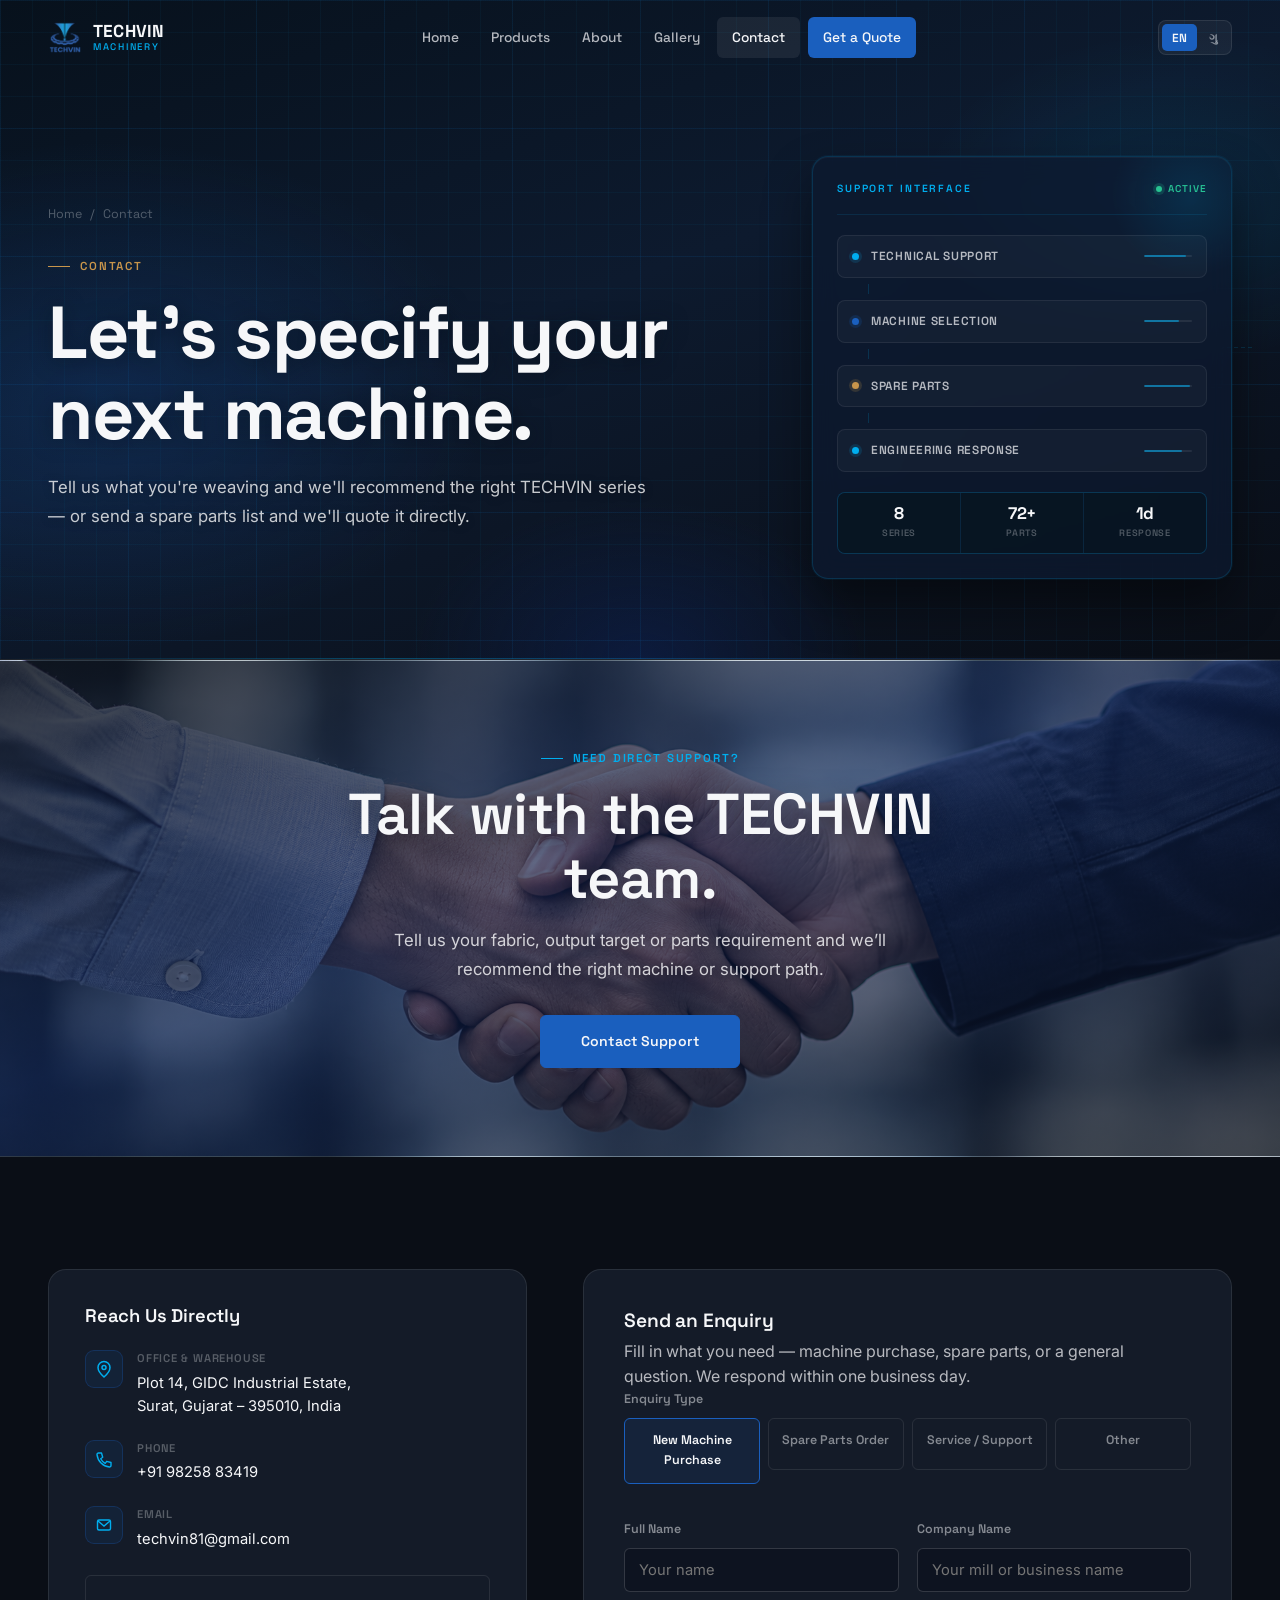
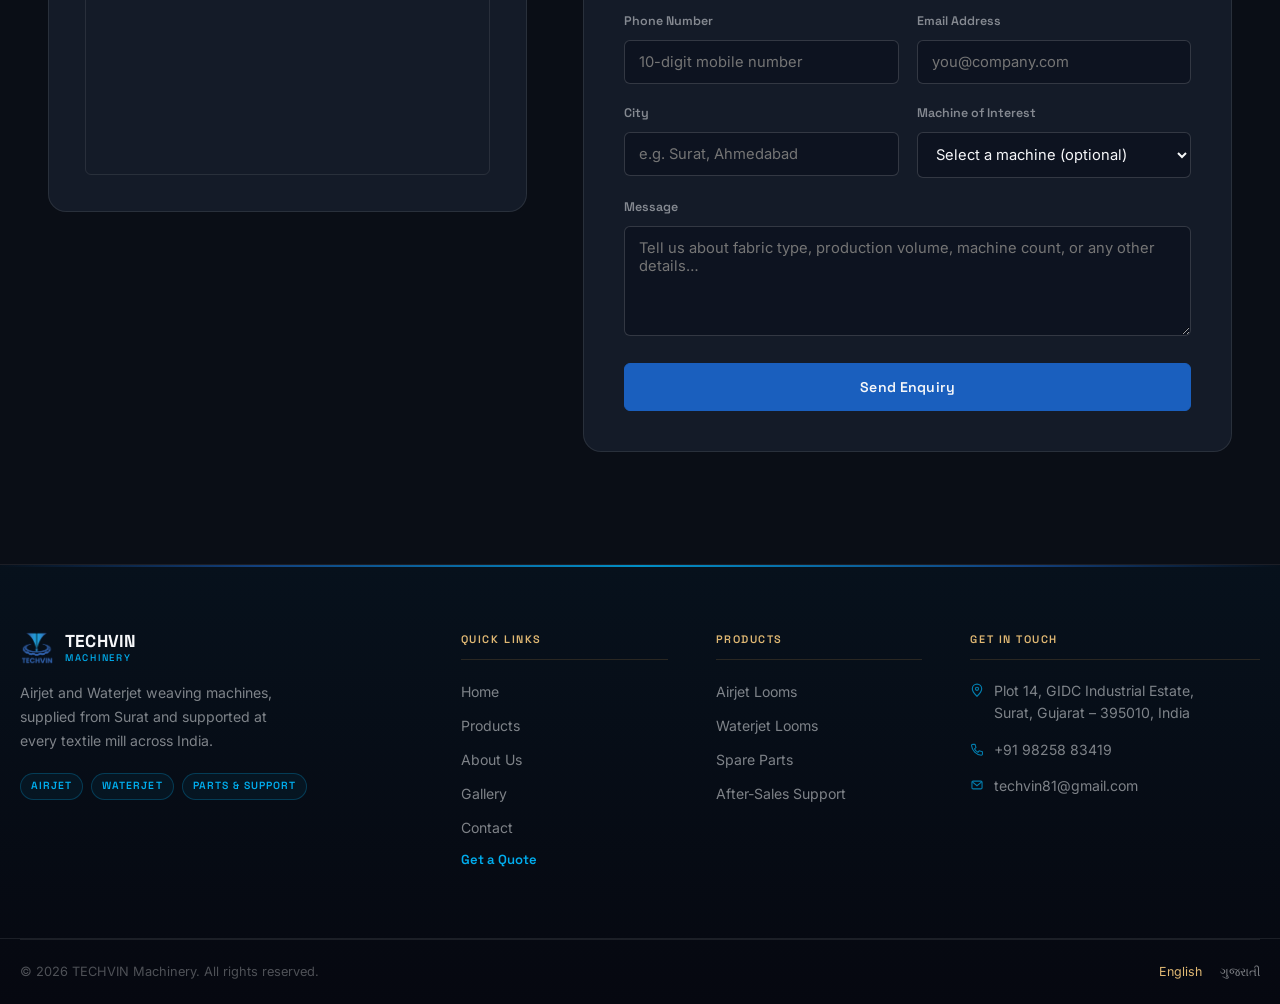
<file: pages/contact.html>
<!DOCTYPE html>
<html lang="en">
<head>
<meta charset="UTF-8" />
<meta name="viewport" content="width=device-width, initial-scale=1.0" />
<title>Contact Us — TECHVIN Machinery | Request a Quote or Spare Parts</title>
<meta name="description" content="Contact TECHVIN Machinery for new machine purchases, spare parts orders, or service support. Surat, Gujarat, India." />
<meta name="theme-color" content="#0A0E16" />
<meta property="og:type" content="website" />
<meta property="og:title" content="TECHVIN Machinery — Airjet &amp; Waterjet Weaving Machines" />
<meta property="og:description" content="TECHVIN supplies Airjet and Waterjet weaving looms to textile producers across India. Eight machine series, full spare parts catalogue, and direct technical support." />
<meta property="og:image" content="../assets/techvin-logo.png" />
<link rel="apple-touch-icon" href="../assets/favicon.png" />
<link rel="canonical" href="https://techvinmachinery.in/pages/contact.html" />
<link rel="icon" href="../assets/favicon.png" />
<link rel="preconnect" href="https://fonts.googleapis.com">
<link rel="preconnect" href="https://fonts.gstatic.com" crossorigin>
<link href="https://fonts.googleapis.com/css2?family=Space+Grotesk:wght@500;600;700&family=Inter:wght@400;500;600&display=swap" rel="stylesheet">
<link rel="stylesheet" href="../css/base.css">
<link rel="stylesheet" href="../css/inner.css">
</head>
<body>
<a href="#main" class="skip-link">Skip to content</a>

<header class="nav" id="nav">
  <div class="nav-row">
    <a href="../index.html" class="brand">
      <img src="../assets/techvin-logo.png" alt="TECHVIN Machinery" class="brand-mark" />
      <span class="brand-text">
        <span class="brand-name" data-i18n="brand_name">TECHVIN</span>
        <span class="brand-sub" data-i18n="brand_sub">Machinery</span>
      </span>
    </a>
    <nav class="nav-links" id="navLinks">
      <a href="../index.html" class="nav-link" data-i18n="nav_home">Home</a>
      <a href="products.html" class="nav-link" data-i18n="nav_products">Products</a>
      <a href="about.html" class="nav-link" data-i18n="nav_about">About</a>
      <a href="gallery.html" class="nav-link" data-i18n="nav_gallery">Gallery</a>
      <a href="contact.html" class="nav-link is-active" data-i18n="nav_contact">Contact</a>
      <a href="contact.html" class="nav-link nav-cta" data-i18n="nav_quote">Get a Quote</a>
    </nav>
    <div class="nav-right">
      <div class="lang-switch">
        <button class="lang-btn" data-lang-btn="en">EN</button>
        <button class="lang-btn" data-lang-btn="gu">ગુ</button>
      </div>
      <button class="burger" id="burger" aria-label="Toggle menu" aria-controls="navLinks" aria-expanded="false">
        <span></span><span></span><span></span>
      </button>
    </div>
  </div>
</header>

<main id="main">

  <section class="page-head page-head--contact">
    <div class="page-head-bg"></div>
    <div class="wrap page-head-content">
      <div class="contact-hero-row">

        <!-- Left: existing content -->
        <div>
          <div class="crumbs"><a href="../index.html" data-i18n="nav_home">Home</a><span>/</span><span data-i18n="contact_crumb">Contact</span></div>
          <div class="eyebrow" data-i18n="contact_crumb">Contact</div>
          <h1 data-i18n="contact_h1">Let's specify your next machine.</h1>
          <p class="lede" data-i18n="contact_lede">Tell us what you're weaving and we'll recommend the right TECHVIN series — or send a spare parts list and we'll quote it directly.</p>
        </div>

        <!-- Right: technical dashboard panel -->
        <div class="contact-hero-panel" aria-hidden="true">
          <!-- Decorative circuit lines -->
          <svg class="chp-lines" viewBox="0 0 420 320" fill="none" xmlns="http://www.w3.org/2000/svg">
            <path d="M0 280 L60 280 L60 240 L120 240" stroke="#00AEEF" stroke-width="1"/>
            <circle cx="120" cy="240" r="3" fill="#00AEEF"/>
            <path d="M380 40 L320 40 L320 80 L260 80" stroke="#1A5FBE" stroke-width="1"/>
            <circle cx="260" cy="80" r="3" fill="#1A5FBE"/>
            <path d="M420 160 L390 160 L390 200 L350 200" stroke="#00AEEF" stroke-width="1" stroke-dasharray="4 3"/>
            <path d="M10 60 L10 100 L50 100" stroke="#1A5FBE" stroke-width="1" stroke-dasharray="4 3"/>
            <circle cx="50" cy="100" r="2.5" fill="#1A5FBE"/>
            <path d="M200 0 L200 30" stroke="#00AEEF" stroke-width="1"/>
            <circle cx="200" cy="30" r="2" fill="#00AEEF"/>
          </svg>

          <div class="chp-card">
            <div class="chp-header">
              <span class="chp-title">Support Interface</span>
              <span class="chp-status">
                <span class="chp-status-dot"></span>
                Active
              </span>
            </div>

            <div class="chp-services">
              <div class="chp-service">
                <span class="chp-service-dot chp-service-dot--cyan"></span>
                <span class="chp-service-label">Technical Support</span>
                <div class="chp-service-bar"><div class="chp-service-bar-fill" style="width:88%"></div></div>
              </div>
              <div class="chp-connector"><div class="chp-connector-line"></div></div>
              <div class="chp-service">
                <span class="chp-service-dot chp-service-dot--blue"></span>
                <span class="chp-service-label">Machine Selection</span>
                <div class="chp-service-bar"><div class="chp-service-bar-fill" style="width:72%"></div></div>
              </div>
              <div class="chp-connector"><div class="chp-connector-line"></div></div>
              <div class="chp-service">
                <span class="chp-service-dot chp-service-dot--brass"></span>
                <span class="chp-service-label">Spare Parts</span>
                <div class="chp-service-bar"><div class="chp-service-bar-fill" style="width:95%"></div></div>
              </div>
              <div class="chp-connector"><div class="chp-connector-line"></div></div>
              <div class="chp-service">
                <span class="chp-service-dot chp-service-dot--cyan"></span>
                <span class="chp-service-label">Engineering Response</span>
                <div class="chp-service-bar"><div class="chp-service-bar-fill" style="width:80%"></div></div>
              </div>
            </div>

            <div class="chp-metrics">
              <div class="chp-metric">
                <div class="chp-metric-val">8</div>
                <div class="chp-metric-label">Series</div>
              </div>
              <div class="chp-metric">
                <div class="chp-metric-val">72+</div>
                <div class="chp-metric-label">Parts</div>
              </div>
              <div class="chp-metric">
                <div class="chp-metric-val">1d</div>
                <div class="chp-metric-label">Response</div>
              </div>
            </div>
          </div>
        </div>

      </div>
    </div>
  </section>

  <section class="contact-banner" aria-label="Contact support banner">
    <div class="wrap contact-banner-inner">
      <div class="eyebrow accent" data-i18n="contact_banner_eyebrow">Need direct support?</div>
      <h2 data-i18n="contact_banner_h">Talk with the TECHVIN team.</h2>
      <p data-i18n="contact_banner_p">Tell us your fabric, output target or parts requirement and we’ll recommend the right machine or support path.</p>
      <a href="#enquiryForm" class="btn btn-primary" data-i18n="contact_banner_btn">Contact Support</a>
    </div>
  </section>

  <section class="sect">
    <div class="wrap">
      <div class="contact-grid">

        <!-- ═══════ CONTACT INFO ═══════ -->
        <div class="contact-info-card r-up">
          <h3 data-i18n="contact_info_h">Reach Us Directly</h3>

          <div class="cinfo-item">
            <div class="cinfo-icon"><svg width="18" height="18" viewBox="0 0 18 18" fill="none"><path d="M9 17s6-5.2 6-9.5A6 6 0 003 7.5C3 11.8 9 17 9 17z" stroke="currentColor" stroke-width="1.5"/><circle cx="9" cy="7.5" r="2" stroke="currentColor" stroke-width="1.5"/></svg></div>
            <div>
              <span class="cinfo-label" data-i18n="contact_addr_label">Office & Warehouse</span>
              <div class="cinfo-val" data-i18n="contact_addr_val">Plot 14, GIDC Industrial Estate,<br>Surat, Gujarat – 395010, India</div>
            </div>
          </div>

          <div class="cinfo-item">
            <div class="cinfo-icon"><svg width="18" height="18" viewBox="0 0 18 18" fill="none"><path d="M3.5 3h3l1.2 4.3-2 1.5a10 10 0 004.5 4.5l1.5-2 4.3 1.2v3a1.5 1.5 0 01-1.6 1.5A14 14 0 012 4.6 1.5 1.5 0 013.5 3z" stroke="currentColor" stroke-width="1.4" stroke-linejoin="round"/></svg></div>
            <div>
              <span class="cinfo-label" data-i18n="contact_phone_label">Phone</span>
              <div class="cinfo-val"><a href="tel:+919825883419">+91 98258 83419</a></div>
            </div>
          </div>

          <div class="cinfo-item">
            <div class="cinfo-icon"><svg width="18" height="18" viewBox="0 0 18 18" fill="none"><rect x="2.5" y="4" width="13" height="10" rx="1.5" stroke="currentColor" stroke-width="1.4"/><path d="M3 5l6 5 6-5" stroke="currentColor" stroke-width="1.4"/></svg></div>
            <div>
              <span class="cinfo-label" data-i18n="contact_email_label">Email</span>
              <div class="cinfo-val"><a href="mailto:techvin81@gmail.com">techvin81@gmail.com</a></div>
            </div>
          </div>

          <div class="map-embed">
            <iframe src="https://www.google.com/maps?q=Surat+Gujarat+GIDC+Industrial+Estate&output=embed" loading="lazy" referrerpolicy="no-referrer-when-downgrade" title="TECHVIN Machinery location map"></iframe>
          </div>
        </div>

        <!-- ═══════ FORM ═══════ -->
        <div class="form-card r-up" data-d="1">

          <div class="form-fields-wrap" id="formWrap">
            <h3 data-i18n="form_h">Send an Enquiry</h3>
            <p data-i18n="form_sub">Fill in what you need — machine purchase, spare parts, or a general question. We respond within one business day.</p>

            <form id="enquiryForm" name="techvin-enquiry" method="POST" data-netlify="true" netlify-honeypot="bot-field" novalidate>
              <input type="hidden" name="form-name" value="techvin-enquiry" />
              <p style="display:none;"><input name="bot-field" /></p>

              <!-- Enquiry type -->
              <div class="field">
                <label data-i18n="form_type_label">Enquiry Type</label>
                <div class="type-toggle" id="typeToggle">
                  <div class="type-opt">
                    <input type="radio" name="enquiryType" id="typeMachine" value="machine" checked>
                    <label for="typeMachine" data-i18n="form_type_machine">New Machine Purchase</label>
                  </div>
                  <div class="type-opt">
                    <input type="radio" name="enquiryType" id="typeSpares" value="spares">
                    <label for="typeSpares" data-i18n="form_type_spares">Spare Parts Order</label>
                  </div>
                  <div class="type-opt">
                    <input type="radio" name="enquiryType" id="typeService" value="service">
                    <label for="typeService" data-i18n="form_type_service">Service / Support</label>
                  </div>
                  <div class="type-opt">
                    <input type="radio" name="enquiryType" id="typeOther" value="other">
                    <label for="typeOther" data-i18n="form_type_other">Other</label>
                  </div>
                </div>
              </div>

              <!-- Name / Company -->
              <div class="form-row">
                <div class="field">
                  <label for="fName" data-i18n="form_name">Full Name<span class="req">*</span></label>
                  <input type="text" id="fName" name="name" data-i18n="form_name_ph" placeholder="Your name" required>
                  <div class="field-error" data-i18n="form_error_required">This field is required</div>
                </div>
                <div class="field">
                  <label for="fCompany" data-i18n="form_company">Company Name</label>
                  <input type="text" id="fCompany" name="company" data-i18n="form_company_ph" placeholder="Your mill or business name">
                </div>
              </div>

              <!-- Phone / Email -->
              <div class="form-row">
                <div class="field">
                  <label for="fPhone" data-i18n="form_phone">Phone Number<span class="req">*</span></label>
                  <input type="tel" id="fPhone" name="phone" data-i18n="form_phone_ph" placeholder="10-digit mobile number" required>
                  <div class="field-error" data-i18n="form_error_phone">Enter a valid 10-digit phone number</div>
                </div>
                <div class="field">
                  <label for="fEmail" data-i18n="form_email">Email Address</label>
                  <input type="email" id="fEmail" name="email" data-i18n="form_email_ph" placeholder="you@company.com">
                  <div class="field-error" data-i18n="form_error_email">Enter a valid email address</div>
                </div>
              </div>

              <!-- City / Machine -->
              <div class="form-row">
                <div class="field">
                  <label for="fCity" data-i18n="form_city">City</label>
                  <input type="text" id="fCity" name="city" data-i18n="form_city_ph" placeholder="e.g. Surat, Ahmedabad">
                </div>
                <div class="field" id="machineFieldWrap">
                  <label for="fMachine" data-i18n="form_machine_label">Machine of Interest</label>
                  <select id="fMachine" name="machine">
                    <option value="" data-i18n="form_machine_default">Select a machine (optional)</option>
                    <option value="YC920">YC920 — Ultra-Speed Airjet Loom</option>
                    <option value="YC910">YC910 — Heavy Airjet Loom</option>
                    <option value="YC917">YC917 — Towel Fabric Airjet Loom</option>
                    <option value="YC600">YC600 — Economic Airjet Loom</option>
                    <option value="JW8200">JW8200 — Ultra-Speed Waterjet Loom</option>
                    <option value="JW408">JW408 — Heavy Waterjet Loom</option>
                    <option value="JW822">JW822 — Economic Waterjet Loom</option>
                    <option value="JF508">JF508 — Ultra-Wide Waterjet Loom</option>
                  </select>
                </div>
              </div>

              <!-- Spare parts dynamic section -->
              <div class="parts-section" id="partsSection">
                <label data-i18n="form_part_label" style="margin-bottom: 10px; display: block;">Spare Part Name or Code</label>
                <div id="partsList">
                  <div class="part-row" data-part-row>
                    <div class="field">
                      <input type="text" name="partName[]" data-i18n="form_part_ph" placeholder="e.g. Main Nozzle Assembly — 9120A-27">
                    </div>
                    <div class="field">
                      <input type="number" name="partQty[]" min="1" data-i18n="form_part_qty_ph" placeholder="Qty">
                    </div>
                    <button type="button" class="part-remove" data-remove-part aria-label="Remove part" style="visibility:hidden;">
                      <svg width="16" height="16" viewBox="0 0 16 16" fill="none"><path d="M4 4l8 8M12 4l-8 8" stroke="currentColor" stroke-width="1.6" stroke-linecap="round"/></svg>
                    </button>
                  </div>
                </div>
                <button type="button" class="add-part-btn" id="addPartBtn">
                  <span data-i18n="form_add_part">+ Add Another Part</span>
                </button>
              </div>

              <!-- Message -->
              <div class="field">
                <label for="fMessage" data-i18n="form_message">Message</label>
                <textarea id="fMessage" name="message" data-i18n="form_message_ph" placeholder="Tell us about fabric type, production volume, machine count, or any other details…"></textarea>
              </div>

              <button type="submit" class="btn btn-primary btn-block" id="submitBtn" data-i18n="form_submit">Send Enquiry</button>
            </form>
          </div>

          <!-- Success state -->
          <div class="form-success" id="formSuccess">
            <div class="check-circle">
              <svg width="28" height="28" viewBox="0 0 28 28" fill="none"><path d="M6 14.5l5 5L22 9" stroke="currentColor" stroke-width="2.2" stroke-linecap="round" stroke-linejoin="round"/></svg>
            </div>
            <h4 data-i18n="form_success_h">Enquiry Sent</h4>
            <p data-i18n="form_success_p">Thank you — our team will get back to you within one business day at the contact details provided.</p>
            <button class="btn btn-ghost" id="resetFormBtn" data-i18n="form_success_btn">Send Another Enquiry</button>
          </div>

        </div>
      </div>
    </div>
  </section>

</main>

<footer class="footer">
  <div class="footer-top-line"></div>
  <div class="wrap footer-grid">
    <div class="footer-brand">
      <a href="../index.html" class="brand">
        <img src="../assets/techvin-logo.png" alt="TECHVIN Machinery" class="brand-mark" />
        <span class="brand-text">
          <span class="brand-name" data-i18n="brand_name">TECHVIN</span>
          <span class="brand-sub" data-i18n="brand_sub">Machinery</span>
        </span>
      </a>
      <p class="footer-tag" data-i18n="footer_tagline">Airjet and Waterjet weaving machines, supplied from Surat and supported at every textile mill across India.</p>
      <div class="footer-brand-pills">
        <span class="footer-pill">Airjet</span>
        <span class="footer-pill">Waterjet</span>
        <span class="footer-pill">Parts &amp; Support</span>
      </div>
    </div>
    <div class="footer-col">
      <h5 data-i18n="footer_col_nav">Quick Links</h5>
      <a href="../index.html" data-i18n="nav_home">Home</a>
      <a href="products.html" data-i18n="nav_products">Products</a>
      <a href="about.html" data-i18n="footer_link_about">About Us</a>
      <a href="gallery.html" data-i18n="footer_link_gallery">Gallery</a>
      <a href="contact.html" data-i18n="footer_link_contact">Contact</a>
      <a href="contact.html" class="footer-cta-link" data-i18n="nav_quote">Get a Quote &rarr;</a>
    </div>
    <div class="footer-col">
      <h5 data-i18n="footer_col_products">Products</h5>
      <a href="products.html#airjet" data-i18n="footer_link_airjet">Airjet Looms</a>
      <a href="products.html#waterjet" data-i18n="footer_link_waterjet">Waterjet Looms</a>
      <a href="products.html#spares" data-i18n="footer_link_spares">Spare Parts</a>
      <a href="products.html" data-i18n="footer_link_aftersales">After-Sales Support</a>
    </div>
    <div class="footer-col footer-col--contact">
      <h5 data-i18n="footer_col_contact">Get In Touch</h5>
      <div class="footer-contact-item">
        <svg class="footer-contact-icon" width="14" height="14" viewBox="0 0 18 18" fill="none" aria-hidden="true"><path d="M9 17s6-5.2 6-9.5A6 6 0 003 7.5C3 11.8 9 17 9 17z" stroke="currentColor" stroke-width="1.5"/><circle cx="9" cy="7.5" r="2" stroke="currentColor" stroke-width="1.5"/></svg>
        <span data-i18n="footer_addr">Plot 14, GIDC Industrial Estate,<br>Surat, Gujarat – 395010, India</span>
      </div>
      <div class="footer-contact-item">
        <svg class="footer-contact-icon" width="14" height="14" viewBox="0 0 18 18" fill="none" aria-hidden="true"><path d="M3.5 3h3l1.2 4.3-2 1.5a10 10 0 004.5 4.5l1.5-2 4.3 1.2v3a1.5 1.5 0 01-1.6 1.5A14 14 0 012 4.6 1.5 1.5 0 013.5 3z" stroke="currentColor" stroke-width="1.4" stroke-linejoin="round"/></svg>
        <a href="tel:+919825883419">+91 98258 83419</a>
      </div>
      <div class="footer-contact-item">
        <svg class="footer-contact-icon" width="14" height="14" viewBox="0 0 18 18" fill="none" aria-hidden="true"><rect x="2.5" y="4" width="13" height="10" rx="1.5" stroke="currentColor" stroke-width="1.4"/><path d="M3 5l6 5 6-5" stroke="currentColor" stroke-width="1.4"/></svg>
        <a href="mailto:techvin81@gmail.com">techvin81@gmail.com</a>
      </div>
    </div>
  </div>
  <div class="divider"></div>
  <div class="wrap footer-bottom">
    <div class="footer-bottom-row">
      <span data-i18n="footer_copyright">© 2026 TECHVIN Machinery. All rights reserved.</span>
      <div class="footer-langs">
        <button data-lang-btn="en">English</button>
        <button data-lang-btn="gu">ગુજરાતી</button>
      </div>
    </div>
  </div>
</footer>

<script src="../js/i18n.js"></script>
<script src="../js/main.js"></script>
<script src="../js/contact-form.js"></script>
</body>
</html>
</file>
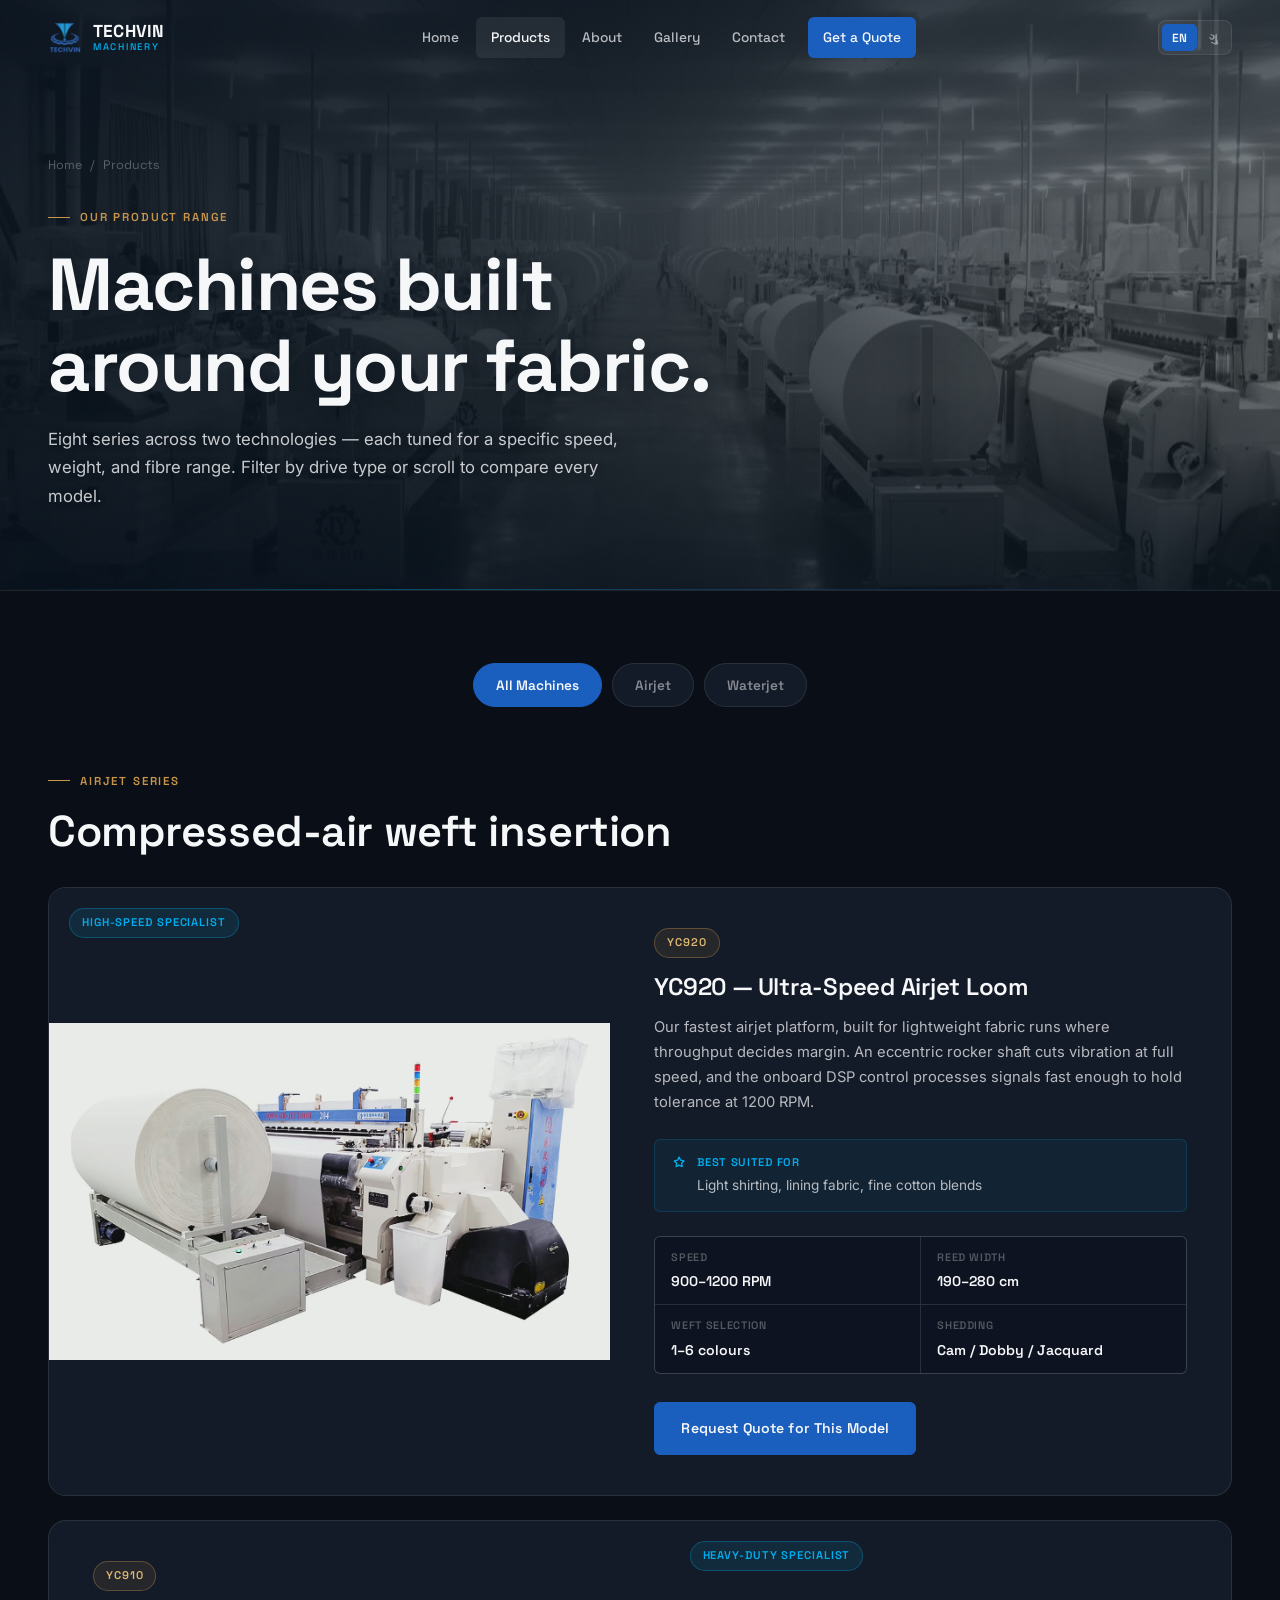
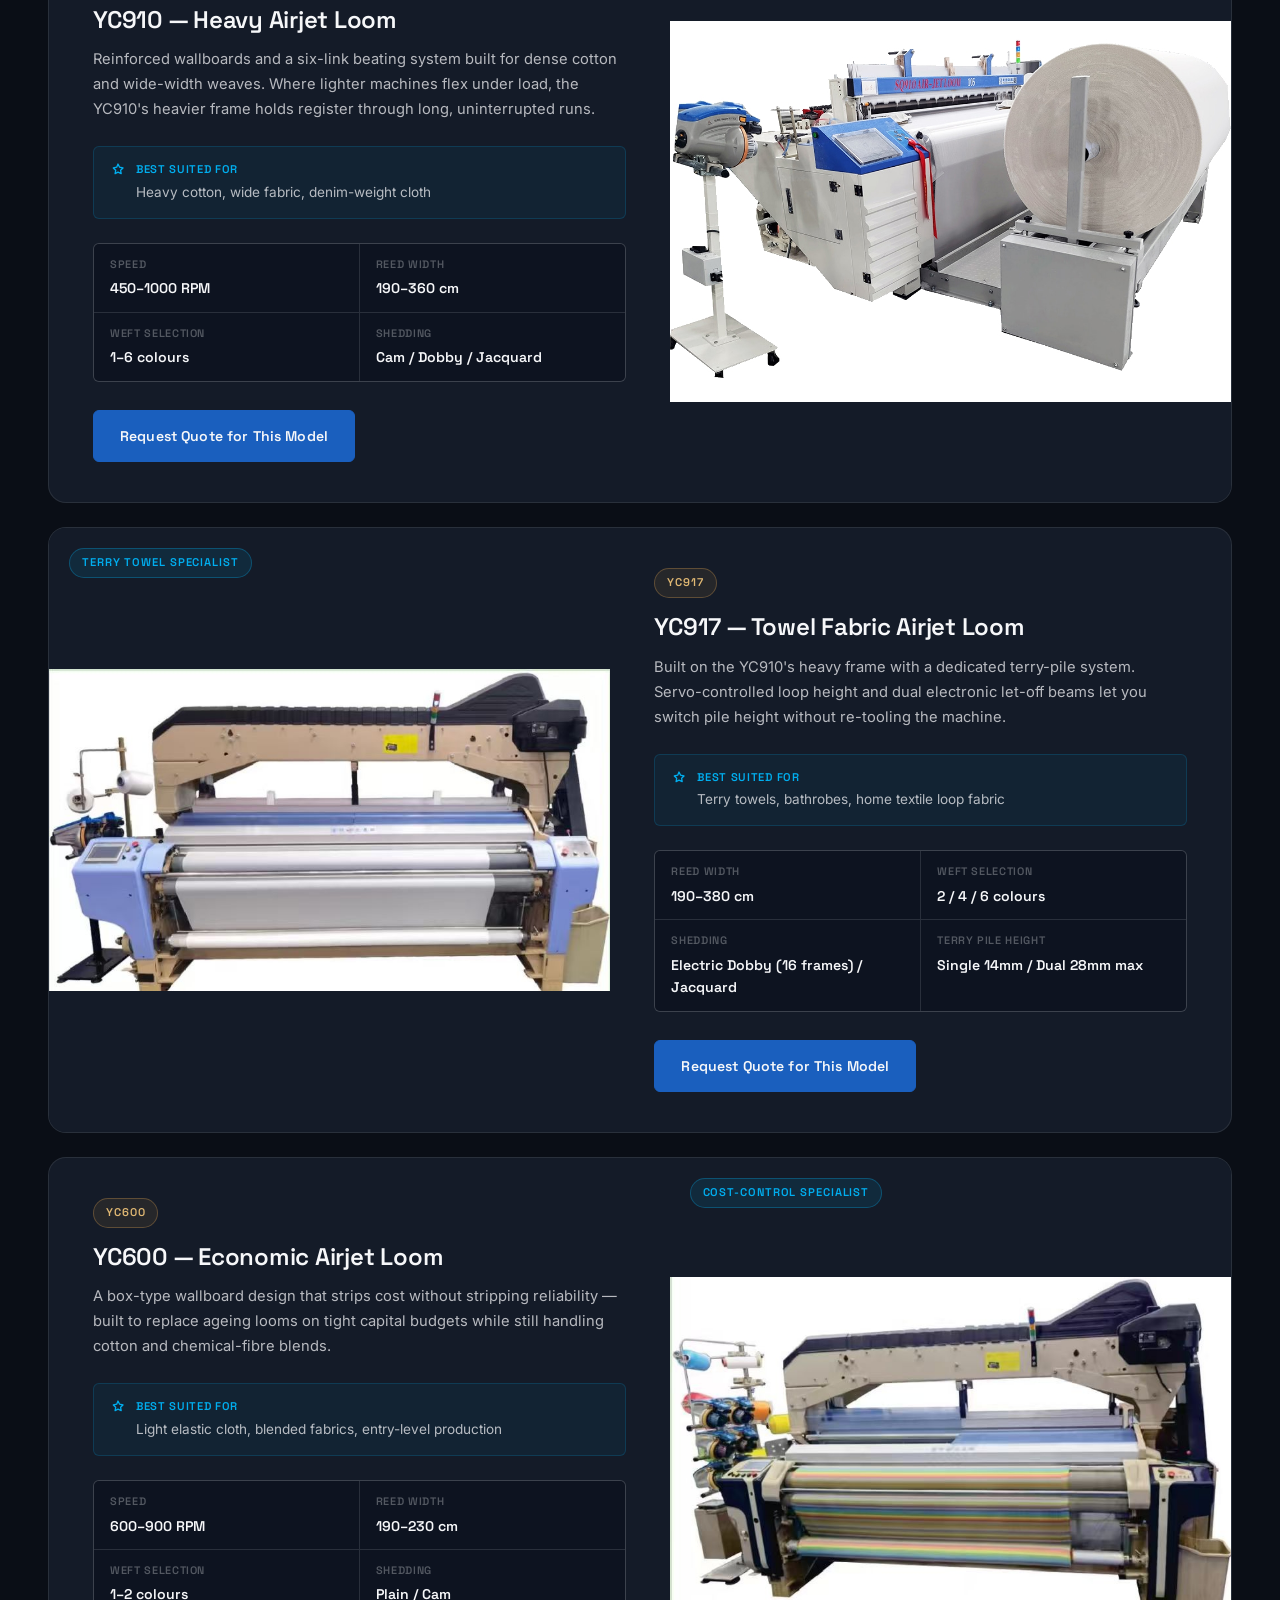
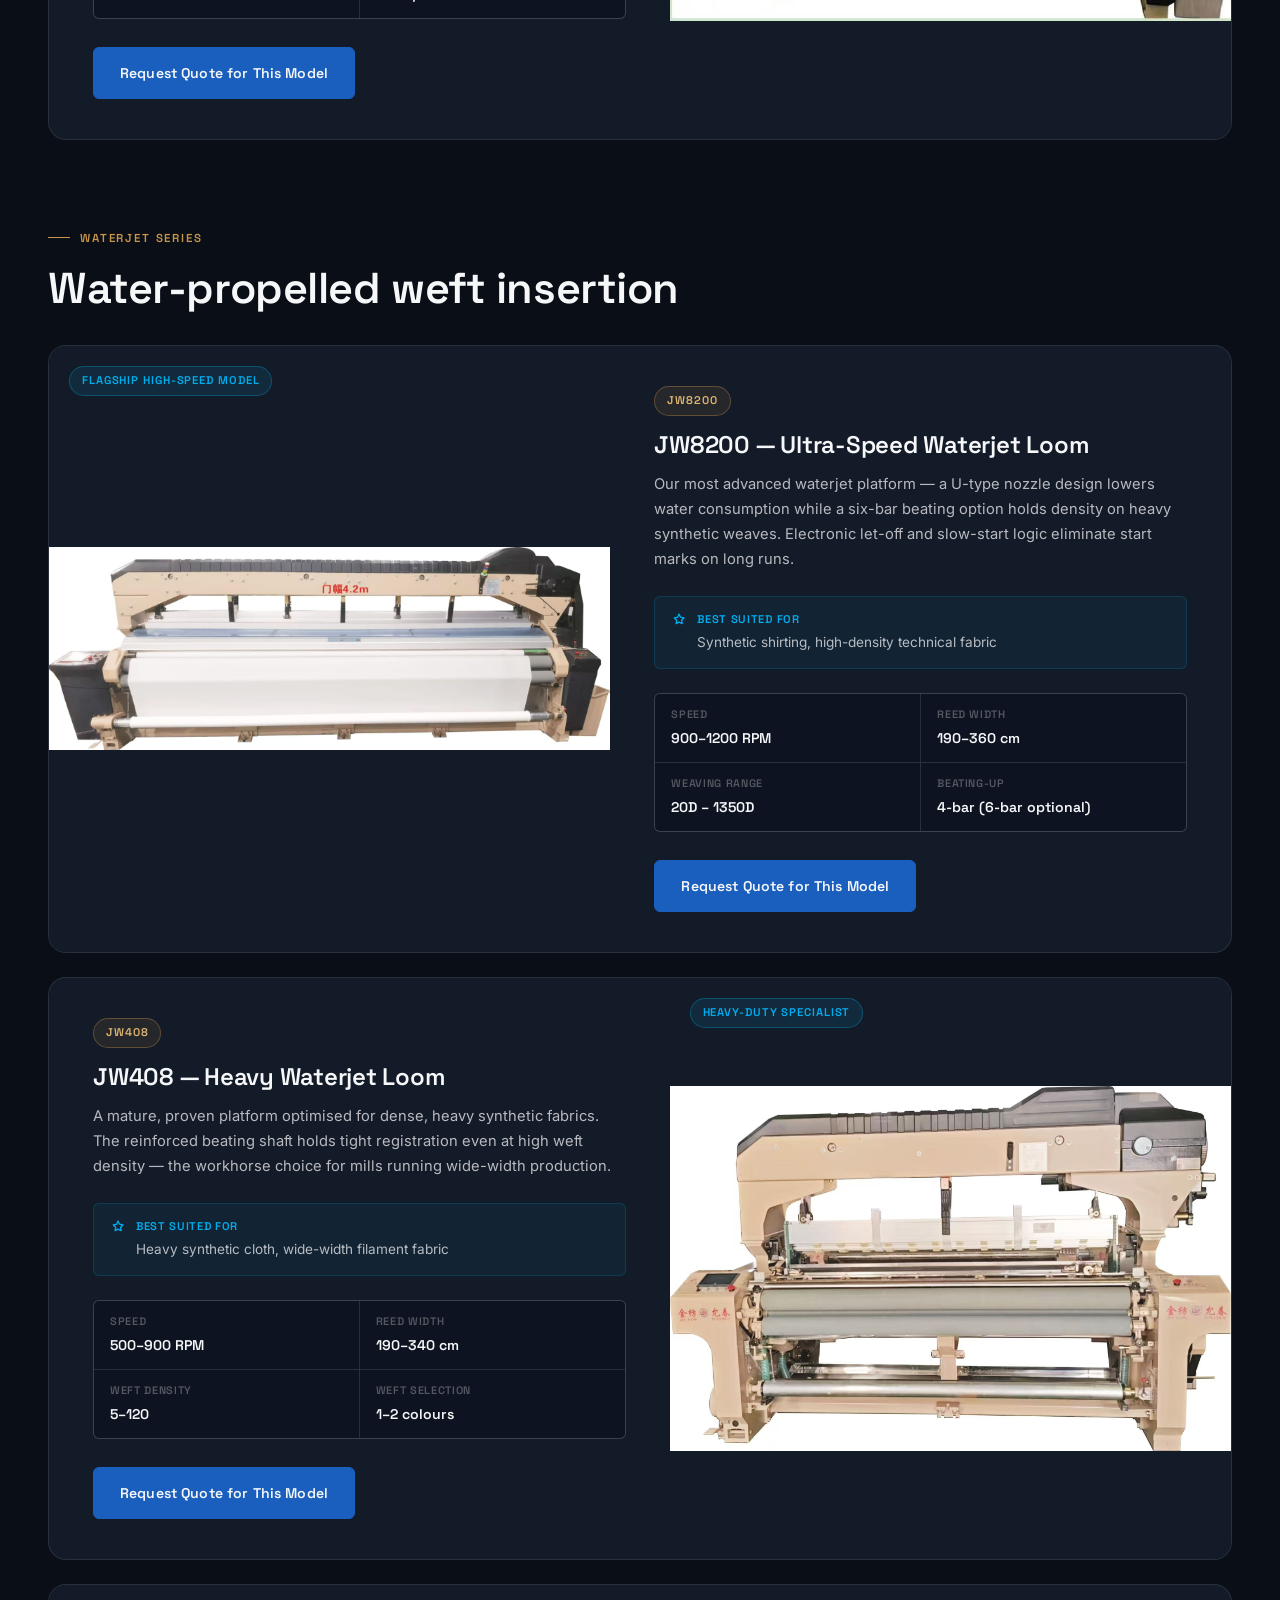
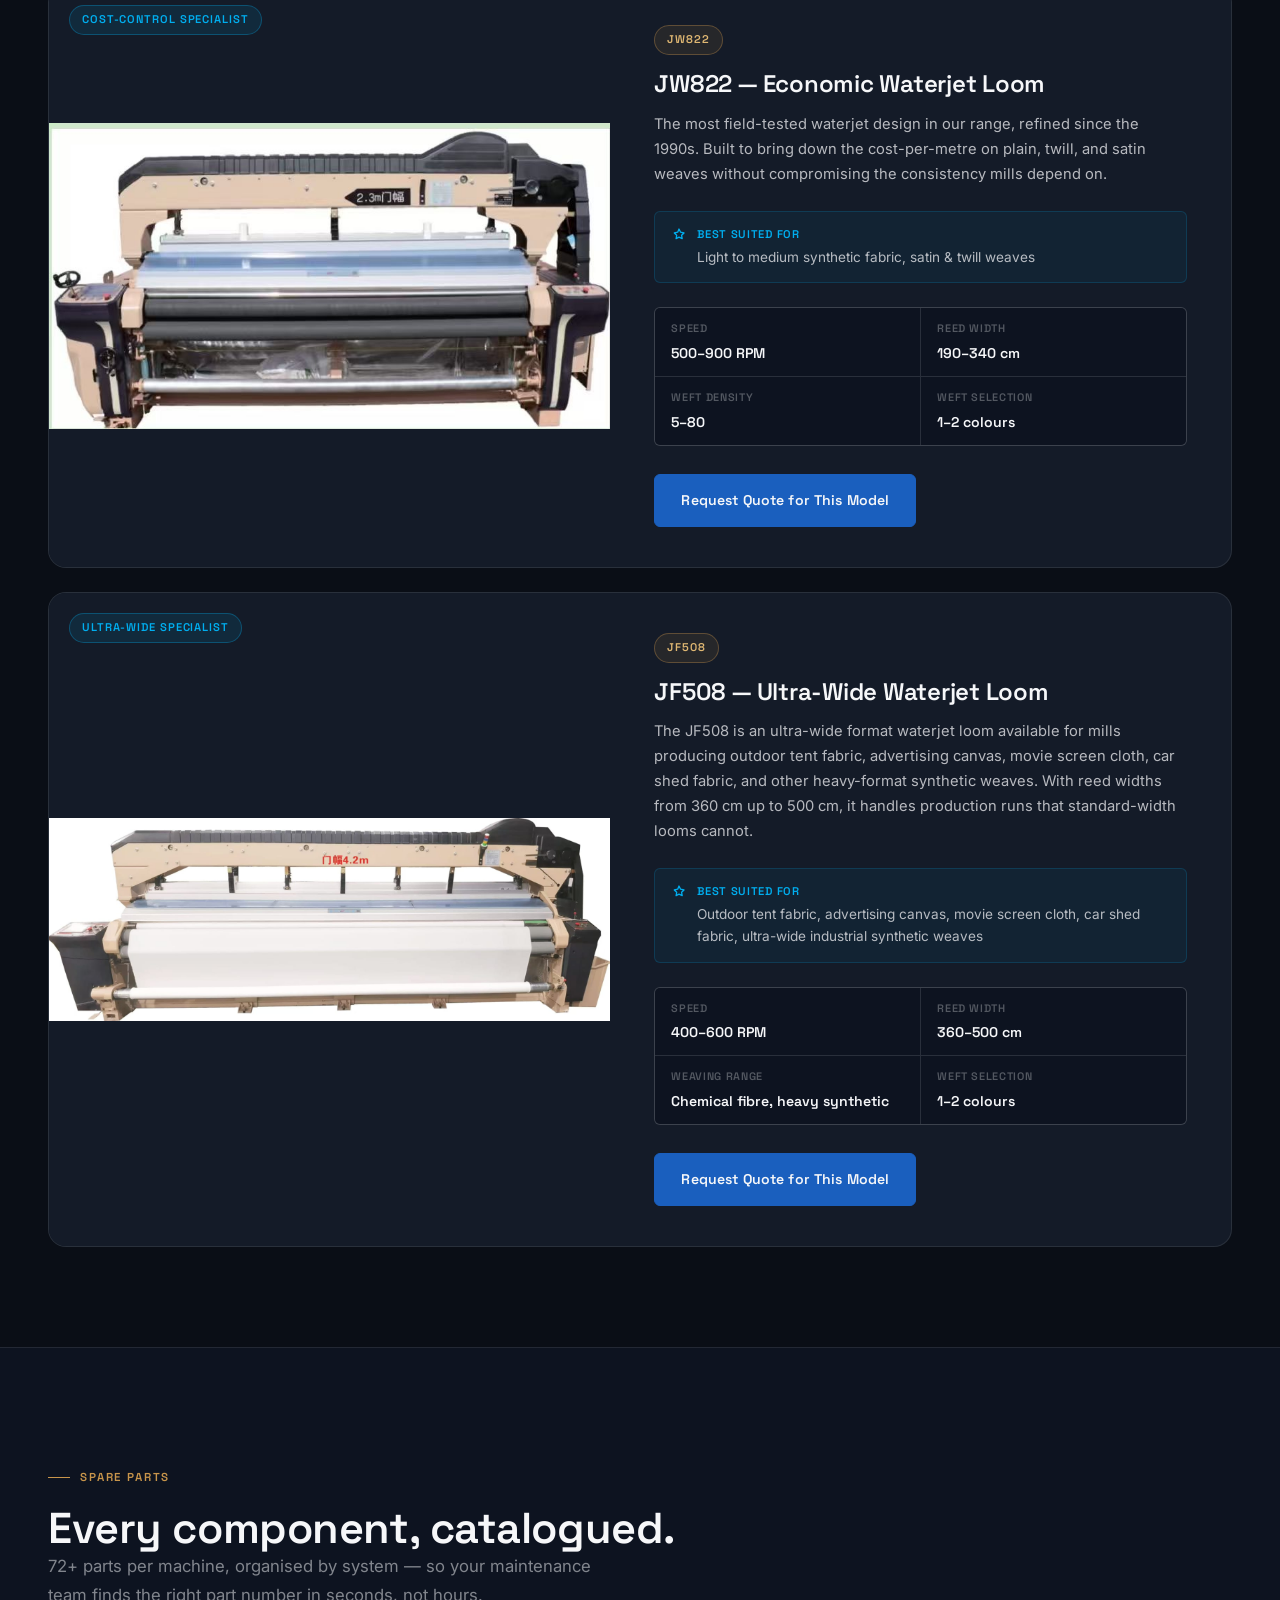
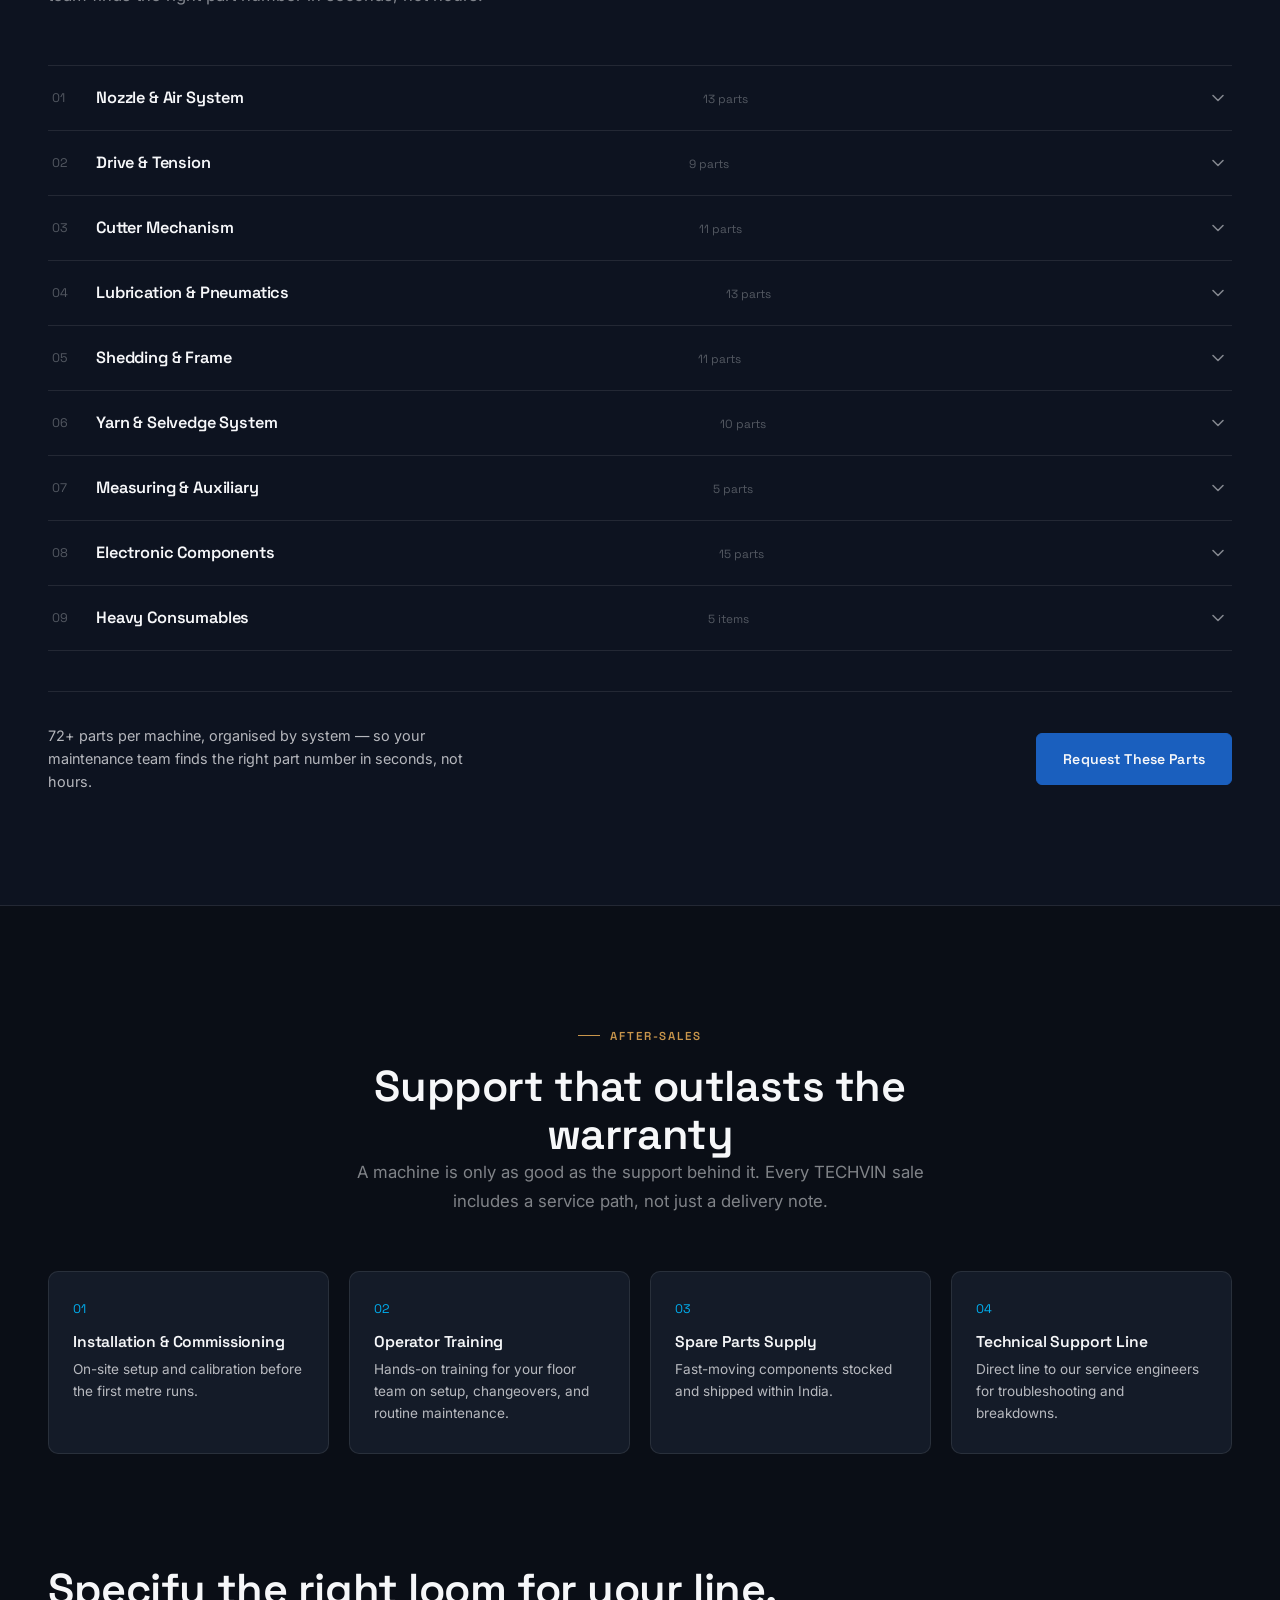
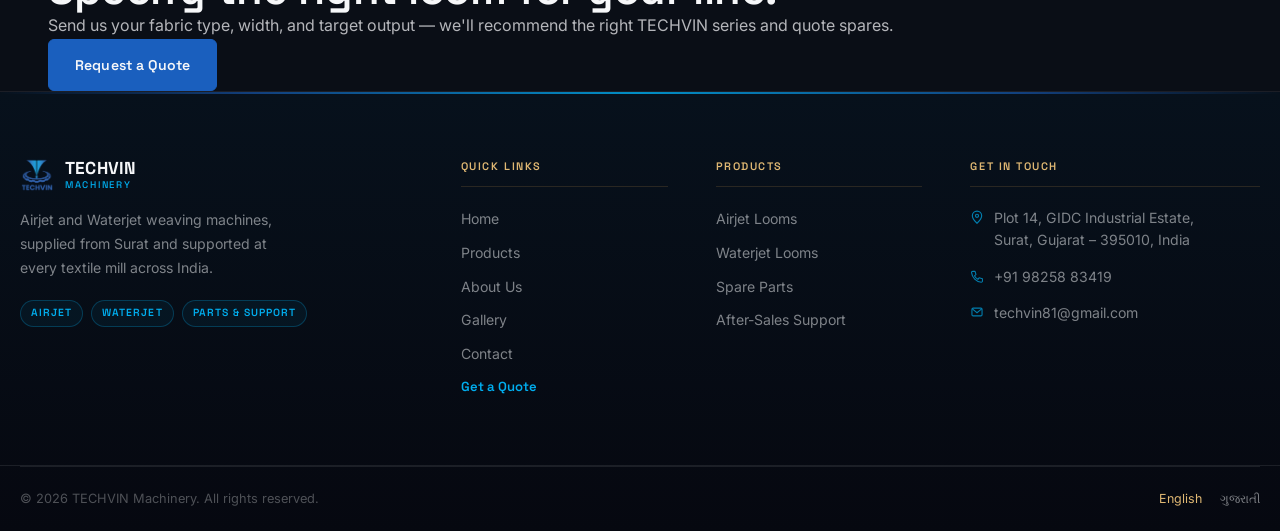
<file: pages/products.html>
<!DOCTYPE html>
<html lang="en">
<head>
<meta charset="UTF-8" />
<meta name="viewport" content="width=device-width, initial-scale=1.0" />
<title>Products — Airjet & Waterjet Weaving Machines | TECHVIN Machinery</title>
<meta name="description" content="Explore TECHVIN's full range: YC920, YC910, YC917, YC600 Airjet looms and JW8200, JW408, JW822 Waterjet looms. Full spare parts catalogue included." />
<link rel="icon" href="../assets/favicon.png" />
<link rel="preconnect" href="https://fonts.googleapis.com">
<link rel="preconnect" href="https://fonts.gstatic.com" crossorigin>
<link href="https://fonts.googleapis.com/css2?family=Space+Grotesk:wght@500;600;700&family=Inter:wght@400;500;600&display=swap" rel="stylesheet">
<link rel="stylesheet" href="../css/base.css">
<link rel="stylesheet" href="../css/inner.css">
</head>
<body>
<a href="#main" class="skip-link">Skip to content</a>

<header class="nav" id="nav">
  <div class="nav-row">
    <a href="../index.html" class="brand">
      <img src="../assets/techvin-logo.png" alt="TECHVIN Machinery" class="brand-mark" />
      <span class="brand-text">
        <span class="brand-name" data-i18n="brand_name">TECHVIN</span>
        <span class="brand-sub" data-i18n="brand_sub">Machinery</span>
      </span>
    </a>
    <nav class="nav-links" id="navLinks">
      <a href="../index.html" class="nav-link" data-i18n="nav_home">Home</a>
      <a href="products.html" class="nav-link is-active" data-i18n="nav_products">Products</a>
      <a href="about.html" class="nav-link" data-i18n="nav_about">About</a>
      <a href="gallery.html" class="nav-link" data-i18n="nav_gallery">Gallery</a>
      <a href="contact.html" class="nav-link" data-i18n="nav_contact">Contact</a>
      <a href="contact.html" class="nav-link nav-cta" data-i18n="nav_quote">Get a Quote</a>
    </nav>
    <div class="nav-right">
      <div class="lang-switch">
        <button class="lang-btn" data-lang-btn="en">EN</button>
        <button class="lang-btn" data-lang-btn="gu">ગુ</button>
      </div>
      <button class="burger" id="burger" aria-label="Toggle menu" aria-controls="navLinks" aria-expanded="false">
        <span></span><span></span><span></span>
      </button>
    </div>
  </div>
</header>

<main id="main">

  <!-- ═══════ PAGE HEAD ═══════ -->
  <section class="page-head page-head--products">
    <div class="page-head-bg"></div>
    <div class="wrap page-head-content">
      <div class="crumbs"><a href="../index.html" data-i18n="nav_home">Home</a><span>/</span><span data-i18n="prod_crumb">Products</span></div>
      <div class="eyebrow" data-i18n="range_eyebrow">Our Range</div>
      <h1 data-i18n="prod_h1">Machines built around your fabric.</h1>
      <p class="lede" data-i18n="prod_lede">Eight series across two technologies — each tuned for a specific speed, weight, and fibre range. Filter by drive type or scroll to compare every model.</p>
    </div>
  </section>

  <!-- ═══════ FILTER ═══════ -->
  <section class="sect-tight">
    <div class="wrap">
      <div class="filter-row" data-filter-group=".series-block">
        <button class="filter-btn is-active" data-filter="all" data-i18n="filter_all">All Machines</button>
        <button class="filter-btn" data-filter="airjet" data-i18n="filter_airjet">Airjet</button>
        <button class="filter-btn" data-filter="waterjet" data-i18n="filter_waterjet">Waterjet</button>
      </div>

      <!-- ═══════ AIRJET SECTION ═══════ -->
      <div id="airjet" class="series-block" data-cat="airjet">
        <div class="series-block-head r-up">
          <div class="eyebrow" data-i18n="aj_section_eyebrow">Airjet Series</div>
          <h2 data-i18n="aj_section_title">Compressed-air weft insertion</h2>
        </div>

        <!-- YC920 -->
        <article class="machine-card r-up">
          <div class="machine-media">
            <span class="machine-tag-float tag-pill" data-i18n="yc920_tag">High-Speed Specialist</span>
            <img src="../assets/machines/sq910-airjet-fullsetup.png" alt="SQ910 Air-Jet Loom full setup with auto roll-up" loading="lazy" />
          </div>
          <div class="machine-info">
            <span class="tag-pill brass">YC920</span>
            <h3 data-i18n="yc920_name">YC920 — Ultra-Speed Airjet Loom</h3>
            <p class="machine-desc" data-i18n="yc920_desc">Our fastest airjet platform, built for lightweight fabric runs where throughput decides margin. An eccentric rocker shaft cuts vibration at full speed, and the onboard DSP control processes signals fast enough to hold tolerance at 1200 RPM.</p>
            <div class="machine-use">
              <svg width="16" height="16" viewBox="0 0 16 16" fill="none"><path d="M8 1l1.6 3.2L13 5l-2.4 2.3.6 3.3L8 9.1l-2.9 1.5.6-3.3L3.3 5l3.4-.8L8 1z" stroke="currentColor" stroke-width="1.3" stroke-linejoin="round"/></svg>
              <div>
                <span class="machine-use-label" data-i18n="spec_use">Best Suited For</span>
                <p data-i18n="yc920_use">Light shirting, lining fabric, fine cotton blends</p>
              </div>
            </div>
            <div class="spec-grid">
              <div class="spec-cell"><div class="spec-cell-label" data-i18n="spec_speed">Speed</div><div class="spec-cell-val">900–1200 RPM</div></div>
              <div class="spec-cell"><div class="spec-cell-label" data-i18n="spec_reed">Reed Width</div><div class="spec-cell-val">190–280 cm</div></div>
              <div class="spec-cell"><div class="spec-cell-label" data-i18n="spec_weft">Weft Selection</div><div class="spec-cell-val">1–6 colours</div></div>
              <div class="spec-cell"><div class="spec-cell-label" data-i18n="spec_shedding">Shedding</div><div class="spec-cell-val">Cam / Dobby / Jacquard</div></div>
            </div>
            <a href="contact.html?machine=YC920" class="btn btn-primary" data-i18n="request_quote_btn">Request Quote for This Model</a>
          </div>
        </article>

        <!-- YC910 -->
        <article class="machine-card is-reverse r-up">
          <div class="machine-media">
            <span class="machine-tag-float tag-pill" data-i18n="yc910_tag">Heavy-Duty Specialist</span>
            <img src="../assets/machines/sq910-airjet-studio.png" alt="SQ910 Air-Jet Loom — TECHVIN Machinery" loading="lazy" />
          </div>
          <div class="machine-info">
            <span class="tag-pill brass">YC910</span>
            <h3 data-i18n="yc910_name">YC910 — Heavy Airjet Loom</h3>
            <p class="machine-desc" data-i18n="yc910_desc">Reinforced wallboards and a six-link beating system built for dense cotton and wide-width weaves. Where lighter machines flex under load, the YC910's heavier frame holds register through long, uninterrupted runs.</p>
            <div class="machine-use">
              <svg width="16" height="16" viewBox="0 0 16 16" fill="none"><path d="M8 1l1.6 3.2L13 5l-2.4 2.3.6 3.3L8 9.1l-2.9 1.5.6-3.3L3.3 5l3.4-.8L8 1z" stroke="currentColor" stroke-width="1.3" stroke-linejoin="round"/></svg>
              <div>
                <span class="machine-use-label" data-i18n="spec_use">Best Suited For</span>
                <p data-i18n="yc910_use">Heavy cotton, wide fabric, denim-weight cloth</p>
              </div>
            </div>
            <div class="spec-grid">
              <div class="spec-cell"><div class="spec-cell-label" data-i18n="spec_speed">Speed</div><div class="spec-cell-val">450–1000 RPM</div></div>
              <div class="spec-cell"><div class="spec-cell-label" data-i18n="spec_reed">Reed Width</div><div class="spec-cell-val">190–360 cm</div></div>
              <div class="spec-cell"><div class="spec-cell-label" data-i18n="spec_weft">Weft Selection</div><div class="spec-cell-val">1–6 colours</div></div>
              <div class="spec-cell"><div class="spec-cell-label" data-i18n="spec_shedding">Shedding</div><div class="spec-cell-val">Cam / Dobby / Jacquard</div></div>
            </div>
            <a href="contact.html?machine=YC910" class="btn btn-primary" data-i18n="request_quote_btn">Request Quote for This Model</a>
          </div>
        </article>

        <!-- YC917 -->
        <article class="machine-card r-up">
          <div class="machine-media">
            <span class="machine-tag-float tag-pill" data-i18n="yc917_tag">Terry Towel Specialist</span>
            <img src="../assets/machines/yc910-blue-studio.png" alt="YC917 Towel Fabric Airjet Loom" loading="lazy" />
          </div>
          <div class="machine-info">
            <span class="tag-pill brass">YC917</span>
            <h3 data-i18n="yc917_name">YC917 — Towel Fabric Airjet Loom</h3>
            <p class="machine-desc" data-i18n="yc917_desc">Built on the YC910's heavy frame with a dedicated terry-pile system. Servo-controlled loop height and dual electronic let-off beams let you switch pile height without re-tooling the machine.</p>
            <div class="machine-use">
              <svg width="16" height="16" viewBox="0 0 16 16" fill="none"><path d="M8 1l1.6 3.2L13 5l-2.4 2.3.6 3.3L8 9.1l-2.9 1.5.6-3.3L3.3 5l3.4-.8L8 1z" stroke="currentColor" stroke-width="1.3" stroke-linejoin="round"/></svg>
              <div>
                <span class="machine-use-label" data-i18n="spec_use">Best Suited For</span>
                <p data-i18n="yc917_use">Terry towels, bathrobes, home textile loop fabric</p>
              </div>
            </div>
            <div class="spec-grid">
              <div class="spec-cell"><div class="spec-cell-label" data-i18n="spec_reed">Reed Width</div><div class="spec-cell-val">190–380 cm</div></div>
              <div class="spec-cell"><div class="spec-cell-label" data-i18n="spec_weft">Weft Selection</div><div class="spec-cell-val">2 / 4 / 6 colours</div></div>
              <div class="spec-cell"><div class="spec-cell-label" data-i18n="spec_shedding">Shedding</div><div class="spec-cell-val">Electric Dobby (16 frames) / Jacquard</div></div>
              <div class="spec-cell"><div class="spec-cell-label">Terry Pile Height</div><div class="spec-cell-val">Single 14mm / Dual 28mm max</div></div>
            </div>
            <a href="contact.html?machine=YC917" class="btn btn-primary" data-i18n="request_quote_btn">Request Quote for This Model</a>
          </div>
        </article>

        <!-- YC600 -->
        <article class="machine-card is-reverse r-up">
          <div class="machine-media">
            <span class="machine-tag-float tag-pill" data-i18n="yc600_tag">Cost-Control Specialist</span>
            <img src="../assets/machines/yc910-multicolor-studio.png" alt="YC600 Economic Airjet Loom" loading="lazy" />
          </div>
          <div class="machine-info">
            <span class="tag-pill brass">YC600</span>
            <h3 data-i18n="yc600_name">YC600 — Economic Airjet Loom</h3>
            <p class="machine-desc" data-i18n="yc600_desc">A box-type wallboard design that strips cost without stripping reliability — built to replace ageing looms on tight capital budgets while still handling cotton and chemical-fibre blends.</p>
            <div class="machine-use">
              <svg width="16" height="16" viewBox="0 0 16 16" fill="none"><path d="M8 1l1.6 3.2L13 5l-2.4 2.3.6 3.3L8 9.1l-2.9 1.5.6-3.3L3.3 5l3.4-.8L8 1z" stroke="currentColor" stroke-width="1.3" stroke-linejoin="round"/></svg>
              <div>
                <span class="machine-use-label" data-i18n="spec_use">Best Suited For</span>
                <p data-i18n="yc600_use">Light elastic cloth, blended fabrics, entry-level production</p>
              </div>
            </div>
            <div class="spec-grid">
              <div class="spec-cell"><div class="spec-cell-label" data-i18n="spec_speed">Speed</div><div class="spec-cell-val">600–900 RPM</div></div>
              <div class="spec-cell"><div class="spec-cell-label" data-i18n="spec_reed">Reed Width</div><div class="spec-cell-val">190–230 cm</div></div>
              <div class="spec-cell"><div class="spec-cell-label" data-i18n="spec_weft">Weft Selection</div><div class="spec-cell-val">1–2 colours</div></div>
              <div class="spec-cell"><div class="spec-cell-label" data-i18n="spec_shedding">Shedding</div><div class="spec-cell-val">Plain / Cam</div></div>
            </div>
            <a href="contact.html?machine=YC600" class="btn btn-primary" data-i18n="request_quote_btn">Request Quote for This Model</a>
          </div>
        </article>
      </div>

      <!-- ═══════ WATERJET SECTION ═══════ -->
      <div id="waterjet" class="series-block" data-cat="waterjet" style="margin-top: 80px;">
        <div class="series-block-head r-up">
          <div class="eyebrow" data-i18n="wj_section_eyebrow">Waterjet Series</div>
          <h2 data-i18n="wj_section_title">Water-propelled weft insertion</h2>
        </div>

        <!-- JW8200 -->
        <article class="machine-card r-up">
          <div class="machine-media">
            <span class="machine-tag-float tag-pill" data-i18n="jw8200_tag">Flagship High-Speed Model</span>
            <img src="../assets/machines/jf508-ultrawide-front.png" alt="JW8200 Ultra-Speed Waterjet Loom" loading="lazy" />
          </div>
          <div class="machine-info">
            <span class="tag-pill brass">JW8200</span>
            <h3 data-i18n="jw8200_name">JW8200 — Ultra-Speed Waterjet Loom</h3>
            <p class="machine-desc" data-i18n="jw8200_desc">Our most advanced waterjet platform — a U-type nozzle design lowers water consumption while a six-bar beating option holds density on heavy synthetic weaves. Electronic let-off and slow-start logic eliminate start marks on long runs.</p>
            <div class="machine-use">
              <svg width="16" height="16" viewBox="0 0 16 16" fill="none"><path d="M8 1l1.6 3.2L13 5l-2.4 2.3.6 3.3L8 9.1l-2.9 1.5.6-3.3L3.3 5l3.4-.8L8 1z" stroke="currentColor" stroke-width="1.3" stroke-linejoin="round"/></svg>
              <div>
                <span class="machine-use-label" data-i18n="spec_use">Best Suited For</span>
                <p data-i18n="jw8200_use">Synthetic shirting, high-density technical fabric</p>
              </div>
            </div>
            <div class="spec-grid">
              <div class="spec-cell"><div class="spec-cell-label" data-i18n="spec_speed">Speed</div><div class="spec-cell-val">900–1200 RPM</div></div>
              <div class="spec-cell"><div class="spec-cell-label" data-i18n="spec_reed">Reed Width</div><div class="spec-cell-val">190–360 cm</div></div>
              <div class="spec-cell"><div class="spec-cell-label" data-i18n="spec_range">Weaving Range</div><div class="spec-cell-val">20D – 1350D</div></div>
              <div class="spec-cell"><div class="spec-cell-label" data-i18n="spec_beating">Beating-Up</div><div class="spec-cell-val">4-bar (6-bar optional)</div></div>
            </div>
            <a href="contact.html?machine=JW8200" class="btn btn-primary" data-i18n="request_quote_btn">Request Quote for This Model</a>
          </div>
        </article>

        <!-- JW408 -->
        <article class="machine-card is-reverse r-up">
          <div class="machine-media">
            <span class="machine-tag-float tag-pill" data-i18n="jw408_tag">Heavy-Duty Specialist</span>
            <img src="../assets/machines/jw408-beige-studio.png" alt="JW408 Heavy Waterjet Loom" loading="lazy" />
          </div>
          <div class="machine-info">
            <span class="tag-pill brass">JW408</span>
            <h3 data-i18n="jw408_name">JW408 — Heavy Waterjet Loom</h3>
            <p class="machine-desc" data-i18n="jw408_desc">A mature, proven platform optimised for dense, heavy synthetic fabrics. The reinforced beating shaft holds tight registration even at high weft density — the workhorse choice for mills running wide-width production.</p>
            <div class="machine-use">
              <svg width="16" height="16" viewBox="0 0 16 16" fill="none"><path d="M8 1l1.6 3.2L13 5l-2.4 2.3.6 3.3L8 9.1l-2.9 1.5.6-3.3L3.3 5l3.4-.8L8 1z" stroke="currentColor" stroke-width="1.3" stroke-linejoin="round"/></svg>
              <div>
                <span class="machine-use-label" data-i18n="spec_use">Best Suited For</span>
                <p data-i18n="jw408_use">Heavy synthetic cloth, wide-width filament fabric</p>
              </div>
            </div>
            <div class="spec-grid">
              <div class="spec-cell"><div class="spec-cell-label" data-i18n="spec_speed">Speed</div><div class="spec-cell-val">500–900 RPM</div></div>
              <div class="spec-cell"><div class="spec-cell-label" data-i18n="spec_reed">Reed Width</div><div class="spec-cell-val">190–340 cm</div></div>
              <div class="spec-cell"><div class="spec-cell-label">Weft Density</div><div class="spec-cell-val">5–120</div></div>
              <div class="spec-cell"><div class="spec-cell-label" data-i18n="spec_weft">Weft Selection</div><div class="spec-cell-val">1–2 colours</div></div>
            </div>
            <a href="contact.html?machine=JW408" class="btn btn-primary" data-i18n="request_quote_btn">Request Quote for This Model</a>
          </div>
        </article>

        <!-- JW822 -->
        <article class="machine-card r-up">
          <div class="machine-media">
            <span class="machine-tag-float tag-pill" data-i18n="jw822_tag">Cost-Control Specialist</span>
            <img src="../assets/machines/jw408-230cm-studio.png" alt="JW822 Economic Waterjet Loom" loading="lazy" />
          </div>
          <div class="machine-info">
            <span class="tag-pill brass">JW822</span>
            <h3 data-i18n="jw822_name">JW822 — Economic Waterjet Loom</h3>
            <p class="machine-desc" data-i18n="jw822_desc">The most field-tested waterjet design in our range, refined since the 1990s. Built to bring down the cost-per-metre on plain, twill, and satin weaves without compromising the consistency mills depend on.</p>
            <div class="machine-use">
              <svg width="16" height="16" viewBox="0 0 16 16" fill="none"><path d="M8 1l1.6 3.2L13 5l-2.4 2.3.6 3.3L8 9.1l-2.9 1.5.6-3.3L3.3 5l3.4-.8L8 1z" stroke="currentColor" stroke-width="1.3" stroke-linejoin="round"/></svg>
              <div>
                <span class="machine-use-label" data-i18n="spec_use">Best Suited For</span>
                <p data-i18n="jw822_use">Light to medium synthetic fabric, satin & twill weaves</p>
              </div>
            </div>
            <div class="spec-grid">
              <div class="spec-cell"><div class="spec-cell-label" data-i18n="spec_speed">Speed</div><div class="spec-cell-val">500–900 RPM</div></div>
              <div class="spec-cell"><div class="spec-cell-label" data-i18n="spec_reed">Reed Width</div><div class="spec-cell-val">190–340 cm</div></div>
              <div class="spec-cell"><div class="spec-cell-label">Weft Density</div><div class="spec-cell-val">5–80</div></div>
              <div class="spec-cell"><div class="spec-cell-label" data-i18n="spec_weft">Weft Selection</div><div class="spec-cell-val">1–2 colours</div></div>
            </div>
            <a href="contact.html?machine=JW822" class="btn btn-primary" data-i18n="request_quote_btn">Request Quote for This Model</a>
          </div>
        </article>

        <!-- JF508 -->
        <article class="machine-card r-up">
          <div class="machine-media">
            <span class="machine-tag-float tag-pill" data-i18n="jf508_tag">Ultra-Wide Specialist</span>
            <img src="../assets/machines/jf508-ultrawide-front.png" alt="JF508 Ultra-Wide Waterjet Loom — 4.2m reed width" loading="lazy" />
          </div>
          <div class="machine-info">
            <span class="tag-pill brass">JF508</span>
            <h3 data-i18n="jf508_name">JF508 — Ultra-Wide Waterjet Loom</h3>
            <p class="machine-desc" data-i18n="jf508_desc">The JF508 is an ultra-wide format waterjet loom available for mills producing outdoor tent fabric, advertising canvas, movie screen cloth, car shed fabric, and other heavy-format synthetic weaves. With reed widths from 360 cm up to 500 cm, it handles production runs that standard-width looms cannot.</p>
            <div class="machine-use">
              <svg width="16" height="16" viewBox="0 0 16 16" fill="none"><path d="M8 1l1.6 3.2L13 5l-2.4 2.3.6 3.3L8 9.1l-2.9 1.5.6-3.3L3.3 5l3.4-.8L8 1z" stroke="currentColor" stroke-width="1.3" stroke-linejoin="round"/></svg>
              <div>
                <span class="machine-use-label" data-i18n="spec_use">Best Suited For</span>
                <p data-i18n="jf508_use">Outdoor tent fabric, advertising canvas, movie screen cloth, car shed fabric, ultra-wide industrial synthetic weaves</p>
              </div>
            </div>
            <div class="spec-grid">
              <div class="spec-cell"><div class="spec-cell-label" data-i18n="spec_speed">Speed</div><div class="spec-cell-val">400–600 RPM</div></div>
              <div class="spec-cell"><div class="spec-cell-label" data-i18n="spec_reed">Reed Width</div><div class="spec-cell-val">360–500 cm</div></div>
              <div class="spec-cell"><div class="spec-cell-label" data-i18n="spec_range">Weaving Range</div><div class="spec-cell-val">Chemical fibre, heavy synthetic</div></div>
              <div class="spec-cell"><div class="spec-cell-label" data-i18n="spec_weft">Weft Selection</div><div class="spec-cell-val">1–2 colours</div></div>
            </div>
            <a href="contact.html?machine=JF508" class="btn btn-primary" data-i18n="request_quote_btn">Request Quote for This Model</a>
          </div>
        </article>
      </div>
    </div>
  </section>

  <!-- ═══════ SPARE PARTS ═══════ -->
  <section class="sect spares-band" id="spares">
    <div class="wrap">
      <div class="section-head r-up">
        <div class="eyebrow" data-i18n="spares_eyebrow">Spare Parts</div>
        <h2 data-i18n="spares_title">Every component, catalogued.</h2>
        <p class="lede" data-i18n="spares_lede">72+ parts per machine, organised by system — so your maintenance team finds the right part number in seconds, not hours.</p>
      </div>

      <div class="spares-accordion" data-accordion-single>

        <div class="acc-item" data-accordion-item>
          <button class="acc-trigger" data-accordion-trigger aria-expanded="false">
            <div class="acc-trigger-left"><span class="acc-num">01</span><h4 data-i18n="spares_cat_nozzle">Nozzle & Air System</h4></div>
            <span class="acc-count">13 parts</span>
            <svg class="acc-chevron" width="20" height="20" viewBox="0 0 20 20" fill="none"><path d="M5 7.5l5 5 5-5" stroke="currentColor" stroke-width="1.6" stroke-linecap="round" stroke-linejoin="round"/></svg>
          </button>
          <div class="acc-body" data-accordion-body>
            <div class="acc-body-inner">
              <table class="parts-table">
                <thead><tr><th data-i18n="spares_col_code">Code</th><th data-i18n="spares_col_part">Part Name</th><th data-i18n="spares_col_qty">Std Qty (12-set)</th></tr></thead>
                <tbody>
                  <tr><td>9120A-27</td><td>Main Nozzle Assembly</td><td>1</td></tr>
                  <tr><td>9120020-11</td><td>Tandem Nozzle Assembly</td><td>1</td></tr>
                  <tr><td>9190005</td><td>Feeler Cord</td><td>60</td></tr>
                  <tr><td>9190004</td><td>Adjusting Bolt</td><td>60</td></tr>
                  <tr><td>—</td><td>Sub Nozzle Diamond Bolts & Nuts</td><td>100</td></tr>
                  <tr><td>9120031-01</td><td>Sub Nozzle & Stand Joint Assembly</td><td>10</td></tr>
                  <tr><td>9120203</td><td>Compression Nut</td><td>60</td></tr>
                  <tr><td>9120204</td><td>Sealing Joint</td><td>100</td></tr>
                  <tr><td>T0805B-20</td><td>Main Nozzle Air Pipe (8mm, SMC)</td><td>2</td></tr>
                  <tr><td>TIUB05B-100-X3</td><td>Soft Pipe (3/16")</td><td>20</td></tr>
                  <tr><td>9140174</td><td>Rand (Retaining Ring)</td><td>120</td></tr>
                  <tr><td>9150131</td><td>Bush</td><td>12</td></tr>
                  <tr><td>9150168</td><td>Take-Up Gear</td><td>4</td></tr>
                </tbody>
              </table>
            </div>
          </div>
        </div>

        <div class="acc-item" data-accordion-item>
          <button class="acc-trigger" data-accordion-trigger aria-expanded="false">
            <div class="acc-trigger-left"><span class="acc-num">02</span><h4 data-i18n="spares_cat_drive">Drive & Tension</h4></div>
            <span class="acc-count">9 parts</span>
            <svg class="acc-chevron" width="20" height="20" viewBox="0 0 20 20" fill="none"><path d="M5 7.5l5 5 5-5" stroke="currentColor" stroke-width="1.6" stroke-linecap="round" stroke-linejoin="round"/></svg>
          </button>
          <div class="acc-body" data-accordion-body>
            <div class="acc-body-inner">
              <table class="parts-table">
                <thead><tr><th data-i18n="spares_col_code">Code</th><th data-i18n="spares_col_part">Part Name</th><th data-i18n="spares_col_qty">Std Qty (12-set)</th></tr></thead>
                <tbody>
                  <tr><td>9120618-01</td><td>Tension Plate Assembly</td><td>4</td></tr>
                  <tr><td>9160258-01</td><td>Yarn Plate Assembly</td><td>6</td></tr>
                  <tr><td>GHS-1-100S-4LP</td><td>Grease Pump (Electric)</td><td>1</td></tr>
                  <tr><td>9110106D</td><td>Encoder Gear 1</td><td>4</td></tr>
                  <tr><td>6004zz</td><td>Bearing 6004zz</td><td>8</td></tr>
                  <tr><td>9160061</td><td>Cone Coupling</td><td>2</td></tr>
                  <tr><td>9160058</td><td>Spring Coupling</td><td>6</td></tr>
                  <tr><td>9170111</td><td>Connection Rod</td><td>4</td></tr>
                  <tr><td>9170114</td><td>Rocker Arm Shaft</td><td>4</td></tr>
                </tbody>
              </table>
            </div>
          </div>
        </div>

        <div class="acc-item" data-accordion-item>
          <button class="acc-trigger" data-accordion-trigger aria-expanded="false">
            <div class="acc-trigger-left"><span class="acc-num">03</span><h4 data-i18n="spares_cat_cutter">Cutter Mechanism</h4></div>
            <span class="acc-count">11 parts</span>
            <svg class="acc-chevron" width="20" height="20" viewBox="0 0 20 20" fill="none"><path d="M5 7.5l5 5 5-5" stroke="currentColor" stroke-width="1.6" stroke-linecap="round" stroke-linejoin="round"/></svg>
          </button>
          <div class="acc-body" data-accordion-body>
            <div class="acc-body-inner">
              <table class="parts-table">
                <thead><tr><th data-i18n="spares_col_code">Code</th><th data-i18n="spares_col_part">Part Name</th><th data-i18n="spares_col_qty">Std Qty (12-set)</th></tr></thead>
                <tbody>
                  <tr><td>NK1512</td><td>Bearing NK1512</td><td>4</td></tr>
                  <tr><td>9170116</td><td>Rocker</td><td>4</td></tr>
                  <tr><td>9170118A</td><td>Left Cutter Return Spring</td><td>4</td></tr>
                  <tr><td>9170119</td><td>Left Cutter Cam</td><td>2</td></tr>
                  <tr><td>9170103-01</td><td>Left Cutter Movable Assembly</td><td>5</td></tr>
                  <tr><td>9170105-01</td><td>Left Cutter Fixed Blade Assembly</td><td>5</td></tr>
                  <tr><td>9170121-01</td><td>Right Cutter Assembly</td><td>2</td></tr>
                  <tr><td>9170135</td><td>Drive Shaft</td><td>6</td></tr>
                  <tr><td>—</td><td>Right Cutter Hex Screw 1</td><td>6</td></tr>
                  <tr><td>—</td><td>Right Cutter Hex Screw 2</td><td>6</td></tr>
                  <tr><td>—</td><td>Right Cutter Bearing Stand (Cast Iron)</td><td>2</td></tr>
                </tbody>
              </table>
            </div>
          </div>
        </div>

        <div class="acc-item" data-accordion-item>
          <button class="acc-trigger" data-accordion-trigger aria-expanded="false">
            <div class="acc-trigger-left"><span class="acc-num">04</span><h4 data-i18n="spares_cat_lube">Lubrication & Pneumatics</h4></div>
            <span class="acc-count">13 parts</span>
            <svg class="acc-chevron" width="20" height="20" viewBox="0 0 20 20" fill="none"><path d="M5 7.5l5 5 5-5" stroke="currentColor" stroke-width="1.6" stroke-linecap="round" stroke-linejoin="round"/></svg>
          </button>
          <div class="acc-body" data-accordion-body>
            <div class="acc-body-inner">
              <table class="parts-table">
                <thead><tr><th data-i18n="spares_col_code">Code</th><th data-i18n="spares_col_part">Part Name</th><th data-i18n="spares_col_qty">Std Qty (12-set)</th></tr></thead>
                <tbody>
                  <tr><td>6000-2z</td><td>Bearing 6000-2z</td><td>4</td></tr>
                  <tr><td>RG-J6-1500</td><td>Centralized Greasing Soft Pipe</td><td>1</td></tr>
                  <tr><td>—</td><td>Centralized Greasing Joint</td><td>30</td></tr>
                  <tr><td>Ф4</td><td>Centralized Grease Nylon Pipe</td><td>30</td></tr>
                  <tr><td>—</td><td>Dropper Box</td><td>1</td></tr>
                  <tr><td>PL08-03</td><td>Connector PL08-03</td><td>4</td></tr>
                  <tr><td>PL12-04</td><td>Connector PL12-04</td><td>4</td></tr>
                  <tr><td>PL12-02</td><td>Connector PL12-02</td><td>4</td></tr>
                  <tr><td>PL12-03</td><td>Connector PL12-03</td><td>4</td></tr>
                  <tr><td>PY06</td><td>Three-Way Quick Plug Connector</td><td>4</td></tr>
                  <tr><td>9120124</td><td>Pressure Gauge Stand</td><td>6</td></tr>
                  <tr><td>9120205-01</td><td>Right Angle Joint Assembly (3/16")</td><td>6</td></tr>
                  <tr><td>9120202-01</td><td>Right Angle Joint — Straight (3/16")</td><td>6</td></tr>
                </tbody>
              </table>
            </div>
          </div>
        </div>

        <div class="acc-item" data-accordion-item>
          <button class="acc-trigger" data-accordion-trigger aria-expanded="false">
            <div class="acc-trigger-left"><span class="acc-num">05</span><h4 data-i18n="spares_cat_shed">Shedding & Frame</h4></div>
            <span class="acc-count">11 parts</span>
            <svg class="acc-chevron" width="20" height="20" viewBox="0 0 20 20" fill="none"><path d="M5 7.5l5 5 5-5" stroke="currentColor" stroke-width="1.6" stroke-linecap="round" stroke-linejoin="round"/></svg>
          </button>
          <div class="acc-body" data-accordion-body>
            <div class="acc-body-inner">
              <table class="parts-table">
                <thead><tr><th data-i18n="spares_col_code">Code</th><th data-i18n="spares_col_part">Part Name</th><th data-i18n="spares_col_qty">Std Qty (12-set)</th></tr></thead>
                <tbody>
                  <tr><td>9130004</td><td>Cam Heald Frame Guide Block</td><td>8</td></tr>
                  <tr><td>9150151</td><td>Friction Plate</td><td>12</td></tr>
                  <tr><td>SIJK6C</td><td>Joint Bearing SIJK6C</td><td>8</td></tr>
                  <tr><td>SIJK4C</td><td>Joint Bearing SIJK4C</td><td>6</td></tr>
                  <tr><td>SAJK4C</td><td>Joint Bearing SAJK4C</td><td>6</td></tr>
                  <tr><td>9160072</td><td>Slide Gear (40T)</td><td>2</td></tr>
                  <tr><td>9140009</td><td>Bush (Warp Beam Seat)</td><td>4</td></tr>
                  <tr><td>BL1428-14M-60</td><td>Timing Belt (Dobby/Cam only)</td><td>2</td></tr>
                  <tr><td>M6X30_GB70</td><td>Hexagon Socket Screw</td><td>50</td></tr>
                  <tr><td>9140008</td><td>Handle Assembly</td><td>4</td></tr>
                  <tr><td>9160A-73</td><td>Leno Gear Assembly (80T)</td><td>1</td></tr>
                </tbody>
              </table>
            </div>
          </div>
        </div>

        <div class="acc-item" data-accordion-item>
          <button class="acc-trigger" data-accordion-trigger aria-expanded="false">
            <div class="acc-trigger-left"><span class="acc-num">06</span><h4 data-i18n="spares_cat_yarn">Yarn & Selvedge System</h4></div>
            <span class="acc-count">10 parts</span>
            <svg class="acc-chevron" width="20" height="20" viewBox="0 0 20 20" fill="none"><path d="M5 7.5l5 5 5-5" stroke="currentColor" stroke-width="1.6" stroke-linecap="round" stroke-linejoin="round"/></svg>
          </button>
          <div class="acc-body" data-accordion-body>
            <div class="acc-body-inner">
              <table class="parts-table">
                <thead><tr><th data-i18n="spares_col_code">Code</th><th data-i18n="spares_col_part">Part Name</th><th data-i18n="spares_col_qty">Std Qty (12-set)</th></tr></thead>
                <tbody>
                  <tr><td>9160A-71</td><td>Left Yarn Storage Stand Assembly</td><td>2</td></tr>
                  <tr><td>9160A-72</td><td>Right Yarn Storage Stand Assembly</td><td>2</td></tr>
                  <tr><td>9160127</td><td>Yarn Cone Shaft</td><td>100</td></tr>
                  <tr><td>9160012</td><td>Left & Right Dust Cover</td><td>2</td></tr>
                  <tr><td>9160074</td><td>Leno Main Gear (80T)</td><td>2</td></tr>
                  <tr><td>9160027</td><td>Sun Gear</td><td>2</td></tr>
                  <tr><td>9160029</td><td>Sun Gear Shaft</td><td>2</td></tr>
                  <tr><td>9160022</td><td>Planetary Gear</td><td>4</td></tr>
                  <tr><td>9160023</td><td>Planetary Gear Shaft</td><td>4</td></tr>
                  <tr><td>—</td><td>Heald Frame Side Support</td><td>8</td></tr>
                </tbody>
              </table>
            </div>
          </div>
        </div>

        <div class="acc-item" data-accordion-item>
          <button class="acc-trigger" data-accordion-trigger aria-expanded="false">
            <div class="acc-trigger-left"><span class="acc-num">07</span><h4 data-i18n="spares_cat_measure">Measuring & Auxiliary</h4></div>
            <span class="acc-count">5 parts</span>
            <svg class="acc-chevron" width="20" height="20" viewBox="0 0 20 20" fill="none"><path d="M5 7.5l5 5 5-5" stroke="currentColor" stroke-width="1.6" stroke-linecap="round" stroke-linejoin="round"/></svg>
          </button>
          <div class="acc-body" data-accordion-body>
            <div class="acc-body-inner">
              <table class="parts-table">
                <thead><tr><th data-i18n="spares_col_code">Code</th><th data-i18n="spares_col_part">Part Name</th><th data-i18n="spares_col_qty">Std Qty (12-set)</th></tr></thead>
                <tbody>
                  <tr><td>—</td><td>Connection Rod Spare</td><td>1</td></tr>
                  <tr><td>9180513</td><td>MGA-10 Measuring Piece</td><td>6</td></tr>
                  <tr><td>9180514</td><td>MGA-30 Measuring Piece</td><td>6</td></tr>
                  <tr><td>9180515</td><td>MGA-50 Measuring Piece</td><td>6</td></tr>
                  <tr><td>E100101</td><td>Leno Machine (Selvedge Bobbin Winder)</td><td>1</td></tr>
                </tbody>
              </table>
            </div>
          </div>
        </div>

        <div class="acc-item" data-accordion-item>
          <button class="acc-trigger" data-accordion-trigger aria-expanded="false">
            <div class="acc-trigger-left"><span class="acc-num">08</span><h4 data-i18n="spares_cat_electronic">Electronic Components</h4></div>
            <span class="acc-count">15 parts</span>
            <svg class="acc-chevron" width="20" height="20" viewBox="0 0 20 20" fill="none"><path d="M5 7.5l5 5 5-5" stroke="currentColor" stroke-width="1.6" stroke-linecap="round" stroke-linejoin="round"/></svg>
          </button>
          <div class="acc-body" data-accordion-body>
            <div class="acc-body-inner">
              <table class="parts-table">
                <thead><tr><th data-i18n="spares_col_code">Code</th><th data-i18n="spares_col_part">Part Name</th><th data-i18n="spares_col_qty">Std Qty (12-set)</th></tr></thead>
                <tbody>
                  <tr><td>SKBO-PA10/G</td><td>Interlocking Button</td><td>2</td></tr>
                  <tr><td>LA42JC-10/R</td><td>Stopping Button</td><td>2</td></tr>
                  <tr><td>—</td><td>Hook Pin (Solenoid Needle)</td><td>2</td></tr>
                  <tr><td>Toyota 610</td><td>Feeler (Weft Sensor)</td><td>2</td></tr>
                  <tr><td>BN-S-500kg</td><td>Tension Sensor</td><td>1</td></tr>
                  <tr><td>—</td><td>Encoder</td><td>1</td></tr>
                  <tr><td>—</td><td>Leno Yarn Sensor</td><td>2</td></tr>
                  <tr><td>—</td><td>Feeder Power Box</td><td>1</td></tr>
                  <tr><td>—</td><td>Main Card (PCB)</td><td>1</td></tr>
                  <tr><td>—</td><td>SMC Regulator Control Valve</td><td>1</td></tr>
                  <tr><td>—</td><td>Solenoid Valve</td><td>1</td></tr>
                  <tr><td>—</td><td>Servo Motor (Take-Up)</td><td>1*</td></tr>
                  <tr><td>—</td><td>Screen / Display</td><td>1*</td></tr>
                  <tr><td>—</td><td>Servo Drive</td><td>1*</td></tr>
                  <tr><td>—</td><td>X-Motor</td><td>1*</td></tr>
                </tbody>
              </table>
            </div>
          </div>
        </div>

        <div class="acc-item" data-accordion-item>
          <button class="acc-trigger" data-accordion-trigger aria-expanded="false">
            <div class="acc-trigger-left"><span class="acc-num">09</span><h4 data-i18n="spares_cat_consumable">Heavy Consumables</h4></div>
            <span class="acc-count">5 items</span>
            <svg class="acc-chevron" width="20" height="20" viewBox="0 0 20 20" fill="none"><path d="M5 7.5l5 5 5-5" stroke="currentColor" stroke-width="1.6" stroke-linecap="round" stroke-linejoin="round"/></svg>
          </button>
          <div class="acc-body" data-accordion-body>
            <div class="acc-body-inner">
              <table class="parts-table">
                <thead><tr><th>Item</th><th>Description</th><th data-i18n="spares_col_qty">Std Qty</th></tr></thead>
                <tbody>
                  <tr><td>Beam Pipe</td><td>Dia 800mm, Thickness 14mm</td><td>2</td></tr>
                  <tr><td>Cloth Roll</td><td>Heavy Duty Cloth Roll</td><td>2</td></tr>
                  <tr><td>Reed</td><td>Conical Shape E-Reed</td><td>2</td></tr>
                  <tr><td>Heald Wires</td><td>O-Type Heald Wire</td><td>15,000</td></tr>
                  <tr><td>Drop Pin</td><td>SS Type Drop Pin</td><td>15,000</td></tr>
                </tbody>
              </table>
            </div>
          </div>
        </div>

      </div>

      <div class="spares-cta-row r-up">
        <p data-i18n="spares_lede">72+ parts per machine, organised by system — so your maintenance team finds the right part number in seconds, not hours.</p>
        <a href="contact.html?type=spares" class="btn btn-primary" data-i18n="spares_request_btn">Request These Parts</a>
      </div>
    </div>
  </section>

  <!-- ═══════ SERVICES ═══════ -->
  <section class="sect">
    <div class="wrap">
      <div class="section-head center r-up">
        <div class="eyebrow" data-i18n="services_eyebrow">After-Sales</div>
        <h2 data-i18n="services_title">Support that outlasts the warranty</h2>
        <p class="lede" data-i18n="services_lede">A machine is only as good as the support behind it. Every TECHVIN sale includes a service path, not just a delivery note.</p>
      </div>
      <div class="services-grid">
        <div class="service-card r-up">
          <span class="svc-num">01</span>
          <h4 data-i18n="svc1_h">Installation & Commissioning</h4>
          <p data-i18n="svc1_p">On-site setup and calibration before the first metre runs.</p>
        </div>
        <div class="service-card r-up" data-d="1">
          <span class="svc-num">02</span>
          <h4 data-i18n="svc2_h">Operator Training</h4>
          <p data-i18n="svc2_p">Hands-on training for your floor team on setup, changeovers, and routine maintenance.</p>
        </div>
        <div class="service-card r-up" data-d="2">
          <span class="svc-num">03</span>
          <h4 data-i18n="svc3_h">Spare Parts Supply</h4>
          <p data-i18n="svc3_p">Fast-moving components stocked and shipped within India.</p>
        </div>
        <div class="service-card r-up" data-d="3">
          <span class="svc-num">04</span>
          <h4 data-i18n="svc4_h">Technical Support Line</h4>
          <p data-i18n="svc4_p">Direct line to our service engineers for troubleshooting and breakdowns.</p>
        </div>
      </div>
    </div>
  </section>

  <!-- ═══════ CTA BAND ═══════ -->
  <section class="cta-band">
    <div class="wrap">
      <div class="cta-band-row">
        <div class="r-up">
          <h2 data-i18n="cta_band_h">Specify the right loom for your line.</h2>
          <p data-i18n="cta_band_p">Send us your fabric type, width, and target output — we'll recommend the right TECHVIN series and quote spares.</p>
        </div>
        <div class="cta-band-actions r-up" data-d="1">
          <a href="contact.html" class="btn btn-primary" data-i18n="cta_band_btn1">Request a Quote</a>
        </div>
      </div>
    </div>
  </section>

</main>

<footer class="footer">
  <div class="footer-top-line"></div>
  <div class="wrap footer-grid">
    <div class="footer-brand">
      <a href="../index.html" class="brand">
        <img src="../assets/techvin-logo.png" alt="TECHVIN Machinery" class="brand-mark" />
        <span class="brand-text">
          <span class="brand-name" data-i18n="brand_name">TECHVIN</span>
          <span class="brand-sub" data-i18n="brand_sub">Machinery</span>
        </span>
      </a>
      <p class="footer-tag" data-i18n="footer_tagline">Airjet and Waterjet weaving machines, supplied from Surat and supported at every textile mill across India.</p>
      <div class="footer-brand-pills">
        <span class="footer-pill">Airjet</span>
        <span class="footer-pill">Waterjet</span>
        <span class="footer-pill">Parts &amp; Support</span>
      </div>
    </div>
    <div class="footer-col">
      <h5 data-i18n="footer_col_nav">Quick Links</h5>
      <a href="../index.html" data-i18n="nav_home">Home</a>
      <a href="products.html" data-i18n="nav_products">Products</a>
      <a href="about.html" data-i18n="footer_link_about">About Us</a>
      <a href="gallery.html" data-i18n="footer_link_gallery">Gallery</a>
      <a href="contact.html" data-i18n="footer_link_contact">Contact</a>
      <a href="contact.html" class="footer-cta-link" data-i18n="nav_quote">Get a Quote &rarr;</a>
    </div>
    <div class="footer-col">
      <h5 data-i18n="footer_col_products">Products</h5>
      <a href="products.html#airjet" data-i18n="footer_link_airjet">Airjet Looms</a>
      <a href="products.html#waterjet" data-i18n="footer_link_waterjet">Waterjet Looms</a>
      <a href="products.html#spares" data-i18n="footer_link_spares">Spare Parts</a>
      <a href="products.html" data-i18n="footer_link_aftersales">After-Sales Support</a>
    </div>
    <div class="footer-col footer-col--contact">
      <h5 data-i18n="footer_col_contact">Get In Touch</h5>
      <div class="footer-contact-item">
        <svg class="footer-contact-icon" width="14" height="14" viewBox="0 0 18 18" fill="none" aria-hidden="true"><path d="M9 17s6-5.2 6-9.5A6 6 0 003 7.5C3 11.8 9 17 9 17z" stroke="currentColor" stroke-width="1.5"/><circle cx="9" cy="7.5" r="2" stroke="currentColor" stroke-width="1.5"/></svg>
        <span data-i18n="footer_addr">Plot 14, GIDC Industrial Estate,<br>Surat, Gujarat – 395010, India</span>
      </div>
      <div class="footer-contact-item">
        <svg class="footer-contact-icon" width="14" height="14" viewBox="0 0 18 18" fill="none" aria-hidden="true"><path d="M3.5 3h3l1.2 4.3-2 1.5a10 10 0 004.5 4.5l1.5-2 4.3 1.2v3a1.5 1.5 0 01-1.6 1.5A14 14 0 012 4.6 1.5 1.5 0 013.5 3z" stroke="currentColor" stroke-width="1.4" stroke-linejoin="round"/></svg>
        <a href="tel:+919825883419">+91 98258 83419</a>
      </div>
      <div class="footer-contact-item">
        <svg class="footer-contact-icon" width="14" height="14" viewBox="0 0 18 18" fill="none" aria-hidden="true"><rect x="2.5" y="4" width="13" height="10" rx="1.5" stroke="currentColor" stroke-width="1.4"/><path d="M3 5l6 5 6-5" stroke="currentColor" stroke-width="1.4"/></svg>
        <a href="mailto:techvin81@gmail.com">techvin81@gmail.com</a>
      </div>
    </div>
  </div>
  <div class="divider"></div>
  <div class="wrap footer-bottom">
    <div class="footer-bottom-row">
      <span data-i18n="footer_copyright">© 2026 TECHVIN Machinery. All rights reserved.</span>
      <div class="footer-langs">
        <button data-lang-btn="en">English</button>
        <button data-lang-btn="gu">ગુજરાતી</button>
      </div>
    </div>
  </div>
</footer>

<script src="../js/i18n.js"></script>
<script src="../js/main.js"></script>
</body>
</html>
</file>
<file: css/base.css>
/* Optimise font loading */
@font-face { font-display: swap; }

/* ════════════════════════════════════════════════════════════
   TECHVIN MACHINERY — DESIGN TOKENS & BASE
   ════════════════════════════════════════════════════════════ */

:root {
  /* Surfaces */
  --ink: #0A0E16;
  --ink-2: #0D1320;
  --steel: #141B28;
  --steel-2: #1B2433;
  --line: rgba(246,247,249,0.09);
  --line-strong: rgba(246,247,249,0.16);

  /* Text */
  --paper: #F6F7F9;
  --paper-70: rgba(246,247,249,0.72);
  --paper-50: rgba(246,247,249,0.50);
  --paper-30: rgba(246,247,249,0.30);

  /* Brand */
  --blue: #1A5FBE;
  --blue-2: #2272DD;
  --cyan: #00AEEF;
  --navy-deep: #0D2050;
  --brass: #C8954B;
  --brass-light: #E0B873;

  /* Semantic */
  --success: #2BC48A;
  --danger: #E0556B;

  /* Type */
  --f-display: 'Space Grotesk', sans-serif;
  --f-body: 'Inter', sans-serif;

  /* Geometry */
  --r-sm: 6px;
  --r: 10px;
  --r-lg: 18px;
  --nav-h: 76px;
  --ease: cubic-bezier(0.16, 1, 0.3, 1);
}

/* ─── RESET ─── */
*, *::before, *::after { box-sizing: border-box; margin: 0; padding: 0; }
html { scroll-behavior: smooth; }
body {
  background: var(--ink);
  color: var(--paper);
  font-family: var(--f-body);
  font-size: 16px;
  line-height: 1.6;
  -webkit-font-smoothing: antialiased;
  overflow-x: hidden;
}
img, svg { display: block; max-width: 100%; }
a { color: inherit; text-decoration: none; }
button { font-family: inherit; border: none; background: none; cursor: pointer; }
ul, ol { list-style: none; }
table { border-collapse: collapse; width: 100%; }

::selection { background: var(--blue); color: var(--paper); }

:focus-visible {
  outline: 2px solid var(--cyan);
  outline-offset: 3px;
  border-radius: 2px;
}

/* ─── LAYOUT ─── */
.wrap {
  max-width: 1240px;
  margin: 0 auto;
  padding: 0 28px;
}
.sect { padding: 112px 0; }
.sect-tight { padding: 72px 0; }

@media (max-width: 768px) {
  .sect { padding: 72px 0; }
  .sect-tight { padding: 48px 0; }
  .wrap { padding: 0 20px; }
}
@media (max-width: 480px) {
  .sect { padding: 56px 0; }
  .sect-tight { padding: 40px 0; }
}
@media (max-width: 375px) {
  .sect { padding: 48px 0; }
  .sect-tight { padding: 32px 0; }
  .wrap { padding: 0 16px; }
}

/* ─── TYPE SCALE ─── */
h1, h2, h3, h4 {
  font-family: var(--f-display);
  font-weight: 600;
  line-height: 1.1;
  letter-spacing: -0.01em;
  color: var(--paper);
}
h1 { font-size: clamp(2rem, 6vw, 4.6rem); font-weight: 700; letter-spacing: -0.02em; }
h2 { font-size: clamp(1.6rem, 3.4vw, 2.7rem); }
h3 { font-size: clamp(1.1rem, 2vw, 1.5rem); }
h4 { font-size: 1.05rem; font-weight: 600; }
p { color: var(--paper-70); }

.eyebrow {
  display: inline-flex;
  align-items: center;
  gap: 10px;
  font-family: var(--f-display);
  font-size: 0.72rem;
  font-weight: 600;
  letter-spacing: 0.16em;
  text-transform: uppercase;
  color: var(--brass);
  margin-bottom: 18px;
}
.eyebrow::before {
  content: '';
  width: 22px; height: 1px;
  background: var(--brass);
}
.lede {
  color: var(--paper-50);
  font-size: clamp(0.9rem, 2.2vw, 1.05rem);
  line-height: 1.7;
  max-width: 580px;
}
.mono-tag {
  font-family: var(--f-display);
  font-size: 0.7rem;
  letter-spacing: 0.06em;
  color: var(--paper-50);
}

/* ─── BUTTONS ─── */
.btn {
  display: inline-flex;
  align-items: center;
  justify-content: center;
  gap: 8px;
  padding: 14px 26px;
  border-radius: var(--r-sm);
  font-family: var(--f-display);
  font-size: 0.88rem;
  font-weight: 600;
  letter-spacing: 0.01em;
  transition: transform 0.25s var(--ease), box-shadow 0.25s var(--ease), background 0.25s var(--ease), border-color 0.25s var(--ease);
  white-space: nowrap;
  max-width: 100%;
}
.btn-primary {
  background: var(--blue);
  color: var(--paper);
  border: 1px solid var(--blue);
}
.btn-primary:hover {
  background: var(--blue-2);
  box-shadow: 0 10px 28px rgba(26,95,190,0.35);
  transform: translateY(-2px);
}
.btn-ghost {
  background: transparent;
  color: var(--paper);
  border: 1px solid var(--line-strong);
}
.btn-ghost:hover {
  border-color: var(--paper-50);
  background: rgba(246,247,249,0.04);
  transform: translateY(-2px);
}
.btn-brass {
  background: transparent;
  color: var(--brass-light);
  border: 1px solid rgba(200,149,75,0.45);
}
.btn-brass:hover {
  background: rgba(200,149,75,0.1);
  border-color: var(--brass-light);
  transform: translateY(-2px);
}
.btn-block { width: 100%; }
.btn[disabled] { opacity: 0.5; cursor: not-allowed; transform: none !important; }

/* ─── NAVBAR ─── */
.nav {
  position: fixed;
  top: 0; left: 0; right: 0;
  z-index: 1000;
  height: var(--nav-h);
  transition: background 0.3s var(--ease), border-color 0.3s var(--ease);
  border-bottom: 1px solid transparent;
}
.nav.is-scrolled {
  background: rgba(10,14,22,0.88);
  backdrop-filter: blur(18px);
  -webkit-backdrop-filter: blur(18px);
  border-bottom-color: var(--line);
}
.nav-row {
  max-width: 1240px;
  margin: 0 auto;
  padding: 0 28px;
  height: 100%;
  display: flex;
  align-items: center;
  justify-content: space-between;
  gap: 24px;
}
.brand { display: flex; align-items: center; gap: 11px; flex-shrink: 0; }
.brand-mark { width: 34px; height: 34px; flex-shrink: 0; object-fit: contain; }
.brand-text { display: flex; flex-direction: column; line-height: 1; }
.brand-name {
  font-family: var(--f-display);
  font-size: 1.08rem;
  font-weight: 700;
  letter-spacing: 0.01em;
}
.brand-sub {
  font-family: var(--f-display);
  font-size: 0.6rem;
  font-weight: 500;
  color: var(--cyan);
  text-transform: uppercase;
  letter-spacing: 0.18em;
  margin-top: 3px;
}
.nav-links {
  display: flex;
  align-items: center;
  gap: 2px;
}
.nav-link {
  font-family: var(--f-display);
  font-size: 0.86rem;
  font-weight: 500;
  color: var(--paper-70);
  padding: 9px 15px;
  border-radius: var(--r-sm);
  transition: color 0.2s, background 0.2s;
}
.nav-link:hover { color: var(--paper); background: rgba(246,247,249,0.05); }
.nav-link.is-active { color: var(--paper); background: rgba(246,247,249,0.07); }
.nav-cta {
  background: var(--blue);
  color: var(--paper) !important;
  margin-left: 6px;
}
.nav-cta:hover { background: var(--blue-2); }
.nav-right { display: flex; align-items: center; gap: 14px; }

.lang-switch {
  display: flex;
  background: rgba(246,247,249,0.05);
  border: 1px solid var(--line);
  border-radius: 8px;
  padding: 3px;
  gap: 2px;
}
.lang-btn {
  font-family: var(--f-display);
  font-size: 0.74rem;
  font-weight: 600;
  color: var(--paper-50);
  padding: 6px 10px;
  border-radius: 5px;
  transition: background 0.2s, color 0.2s;
}
.lang-btn:hover { color: var(--paper); }
.lang-btn.is-active { background: var(--blue); color: var(--paper); }

.burger {
  display: none;
  flex-direction: column;
  justify-content: center;
  gap: 5px;
  width: 36px; height: 36px;
}
.burger span {
  width: 22px; height: 1.5px;
  background: var(--paper);
  transition: transform 0.3s var(--ease), opacity 0.3s var(--ease);
}
.burger.is-open span:nth-child(1) { transform: translateY(6.5px) rotate(45deg); }
.burger.is-open span:nth-child(2) { opacity: 0; }
.burger.is-open span:nth-child(3) { transform: translateY(-6.5px) rotate(-45deg); }

@media (max-width: 920px) {
  .nav-links {
    position: fixed;
    top: var(--nav-h); left: 0; right: 0; bottom: 0;
    background: rgba(10,14,22,0.98);
    backdrop-filter: blur(20px);
    -webkit-backdrop-filter: blur(20px);
    flex-direction: column;
    justify-content: flex-start;
    align-items: stretch;
    gap: 4px;
    transform: translateX(100%);
    transition: transform 0.35s var(--ease), visibility 0.35s var(--ease);
    visibility: hidden;
    pointer-events: none;
    z-index: 999;
    padding: 28px 20px 40px;
    height: calc(100vh - var(--nav-h));
    height: calc(100dvh - var(--nav-h));
    overflow-y: auto;
    -webkit-overflow-scrolling: touch;
  }
  .nav-links.is-open {
    transform: translateX(0);
    visibility: visible;
    pointer-events: auto;
  }
  .nav-link {
    font-size: 1.05rem;
    padding: 14px 16px;
    width: 100%;
    min-height: 52px;
    text-align: center;
    border-radius: var(--r);
  }
  .nav-cta { margin: 12px 0 0; width: 100%; min-height: 52px; }
  .burger { display: flex; }
}
@media (max-width: 480px) {
  .lang-btn { min-width: 40px; min-height: 36px; padding: 7px 9px; font-size: 0.78rem; }
  .nav-row { padding: 0 16px; }
  .brand { max-width: calc(100% - 108px); }
  .brand-text { min-width: 0; }
  .brand-name { font-size: 0.96rem; }
  .brand-sub { letter-spacing: 0.12em; }
}
@media (max-width: 375px) {
  .nav-row { padding: 0 14px; gap: 12px; }
  .brand-name { font-size: 0.9rem; }
  .brand-sub { font-size: 0.55rem; }
  .lang-btn { min-width: 36px; padding: 6px 8px; }
}

/* ─── FOOTER ─── */
.footer {
  background: linear-gradient(180deg, #07111c 0%, #060810 100%);
  border-top: 1px solid var(--line);
  padding-top: 0;
}

/* Cyan accent line at very top */
.footer-top-line {
  height: 2px;
  background: linear-gradient(90deg,
    transparent 0%,
    rgba(26,95,190,0.6) 20%,
    rgba(0,174,239,0.8) 50%,
    rgba(26,95,190,0.6) 80%,
    transparent 100%
  );
}

.footer-grid {
  display: grid;
  grid-template-columns: 1.9fr 1fr 1fr 1.4fr;
  gap: 48px;
  padding: 64px 0 56px;
}

.footer-tag {
  color: var(--paper-50);
  font-size: 0.88rem;
  line-height: 1.7;
  max-width: 280px;
  margin-top: 16px;
  margin-bottom: 20px;
}

/* Brand pills */
.footer-brand-pills {
  display: flex;
  flex-wrap: wrap;
  gap: 8px;
}
.footer-pill {
  font-family: var(--f-display);
  font-size: 0.65rem;
  font-weight: 600;
  letter-spacing: 0.1em;
  text-transform: uppercase;
  color: var(--cyan);
  padding: 4px 10px;
  border: 1px solid rgba(0,174,239,0.25);
  border-radius: 100px;
  background: rgba(0,174,239,0.06);
}

.footer-col h5 {
  font-family: var(--f-display);
  font-size: 0.68rem;
  font-weight: 600;
  text-transform: uppercase;
  letter-spacing: 0.14em;
  color: var(--brass-light);
  margin-bottom: 20px;
  padding-bottom: 10px;
  border-bottom: 1px solid rgba(200,149,75,0.18);
}

.footer-col a,
.footer-col span,
.footer-col p {
  display: block;
  color: var(--paper-50);
  font-size: 0.88rem;
  line-height: 1.7;
  margin-bottom: 10px;
  transition: color 0.2s;
}
.footer-col a:hover { color: var(--cyan); }

/* Get a Quote CTA link */
.footer-cta-link {
  color: var(--cyan) !important;
  font-family: var(--f-display);
  font-size: 0.82rem !important;
  font-weight: 600;
  margin-top: 6px;
}
.footer-cta-link:hover { color: var(--paper) !important; }

/* Contact column icon rows */
.footer-contact-item {
  display: flex;
  align-items: flex-start;
  gap: 10px;
  margin-bottom: 14px;
}
.footer-contact-item:last-child { margin-bottom: 0; }
.footer-contact-icon {
  flex-shrink: 0;
  margin-top: 3px;
  color: var(--cyan);
  opacity: 0.7;
}
.footer-contact-item a,
.footer-contact-item span {
  color: var(--paper-50);
  font-size: 0.88rem;
  line-height: 1.6;
  margin-bottom: 0;
  transition: color 0.2s;
}
.footer-contact-item a:hover { color: var(--cyan); }

.footer-bottom { border-top: 1px solid var(--line); padding: 22px 0; }
.footer-bottom-row {
  display: flex;
  align-items: center;
  justify-content: space-between;
  gap: 16px;
  flex-wrap: wrap;
}
.footer-bottom-row span { color: var(--paper-30); font-size: 0.8rem; }
.footer-langs { display: flex; gap: 18px; }
.footer-langs button { font-size: 0.78rem; color: var(--paper-50); transition: color 0.2s; }
.footer-langs button:hover,
.footer-langs button.is-active { color: var(--brass-light); }

@media (max-width: 1100px) {
  .footer-grid { grid-template-columns: 1.6fr 1fr 1fr 1.3fr; gap: 36px; }
}
@media (max-width: 980px) {
  .footer-grid { grid-template-columns: 1fr 1fr; gap: 40px; }
  .footer-brand { grid-column: span 2; }
  .footer-tag { max-width: 480px; }
}
@media (max-width: 768px) {
  .footer-grid { grid-template-columns: 1fr 1fr; gap: 28px; padding: 44px 0 36px; }
  .footer-brand { grid-column: span 2; }
  .footer-tag { font-size: 0.84rem; }
}
@media (max-width: 560px) {
  .footer-grid { grid-template-columns: 1fr; gap: 32px; padding: 40px 0 32px; }
  .footer-brand { grid-column: 1; }
  .footer-tag { max-width: 100%; }
  .footer-bottom-row { flex-direction: column; text-align: center; gap: 12px; }
  .footer-langs { justify-content: center; }
}
@media (max-width: 375px) {
  .footer-grid { padding: 32px 0 28px; gap: 28px; }
  .footer-col a, .footer-col span, .footer-col p { font-size: 0.84rem; min-height: 36px; display: flex; align-items: center; }
  .footer-col h5 { font-size: 0.64rem; }
}

/* ─── REVEAL ANIMATIONS ─── */
.r-up {
  opacity: 0;
  transform: translateY(28px);
  transition: opacity 0.7s var(--ease), transform 0.7s var(--ease);
}
.r-up.in-view { opacity: 1; transform: translateY(0); }
.r-up[data-d="1"] { transition-delay: 0.08s; }
.r-up[data-d="2"] { transition-delay: 0.16s; }
.r-up[data-d="3"] { transition-delay: 0.24s; }
.r-up[data-d="4"] { transition-delay: 0.32s; }
.r-up[data-d="5"] { transition-delay: 0.40s; }

@media (prefers-reduced-motion: reduce) {
  .r-up { opacity: 1 !important; transform: none !important; transition: none !important; }
  *, *::before, *::after { animation-duration: 0.01ms !important; animation-iteration-count: 1 !important; }
}

/* ─── GENERAL TOUCH TARGETS ─── */
@media (max-width: 768px) {
  .btn { min-height: 48px; padding: 14px 22px; }
  .filter-btn { min-height: 44px; }
  .acc-trigger { min-height: 52px; }
}
@media (max-width: 375px) {
  .btn { font-size: 0.84rem; padding: 13px 18px; }
}

/* ─── PAGE HEADER (inner pages) ─── */
.page-head {
  padding: calc(var(--nav-h) + 80px) 0 80px;
  position: relative;
  border-bottom: 1px solid var(--line);
  overflow: hidden;
  min-height: 420px;
  display: flex;
  align-items: center;
}

/* Default background — gradient fallback */
.page-head-bg {
  position: absolute; inset: 0;
  background:
    radial-gradient(ellipse 70% 50% at 20% 0%, rgba(26,95,190,0.18) 0%, transparent 60%),
    linear-gradient(180deg, var(--navy-deep) 0%, var(--ink) 100%);
  z-index: 0;
  transition: opacity 0.3s;
}

/* Image layer — sits behind the gradient overlay */
.page-head-bg::before {
  content: '';
  position: absolute; inset: 0;
  background-size: cover;
  background-repeat: no-repeat;
  background-position: center 40%;
  opacity: 0;
  transition: opacity 0.3s;
  animation: phBgScale 12s ease-in-out infinite alternate;
}

@keyframes phBgScale {
  from { transform: scale(1); }
  to   { transform: scale(1.04); }
}

@media (prefers-reduced-motion: reduce) {
  .page-head-bg::before { animation: none; }
}

/* Overlay on top of image */
.page-head-bg::after {
  content: '';
  position: absolute; inset: 0;
  background:
    linear-gradient(
      110deg,
      rgba(7,17,28,0.90) 0%,
      rgba(7,17,28,0.78) 40%,
      rgba(7,17,28,0.55) 70%,
      rgba(7,17,28,0.40) 100%
    ),
    linear-gradient(180deg, rgba(7,17,28,0.50) 0%, transparent 35%, transparent 65%, rgba(7,17,28,0.65) 100%);
  opacity: 0;
  transition: opacity 0.3s;
}

/* When a page-specific image class is present, show image + overlay */
.page-head--products .page-head-bg::before,
.page-head--about    .page-head-bg::before,
.page-head--gallery  .page-head-bg::before,
.page-head--contact  .page-head-bg::before { opacity: 1; }

.page-head--products .page-head-bg::after,
.page-head--about    .page-head-bg::after,
.page-head--gallery  .page-head-bg::after,
.page-head--contact  .page-head-bg::after  { opacity: 1; }

/* Per-page background images */
.page-head--products .page-head-bg::before {
  background-image: url('../assets/machines/airjet-mill-floor-bw.png');
  background-position: center 35%;
}
.page-head--about .page-head-bg::before {
  background-image: url('../assets/machines/airjet-mill-floor-colour.png');
  background-position: center 45%;
}
.page-head--gallery .page-head-bg::before {
  background-image: url('../assets/machines/jwseries-warehouse-angle.png');
  background-position: center 38%;
}
/* Contact hero: CSS-only treatment — no background image */
.page-head--contact .page-head-bg::before {
  opacity: 0; /* image layer disabled */
}

/* Tighten the default gradient when image is present */
.page-head--products .page-head-bg,
.page-head--about    .page-head-bg,
.page-head--gallery  .page-head-bg {
  background:
    radial-gradient(ellipse 50% 60% at 0% 50%, rgba(13,32,80,0.55) 0%, transparent 55%);
}

/* Contact hero: rich CSS-only background */
.page-head--contact .page-head-bg {
  background:
    radial-gradient(ellipse 55% 70% at 8% 60%,  rgba(26,95,190,0.22) 0%, transparent 55%),
    radial-gradient(ellipse 40% 50% at 92% 30%,  rgba(0,174,239,0.10) 0%, transparent 50%),
    radial-gradient(ellipse 30% 40% at 50% 100%, rgba(13,32,80,0.60) 0%, transparent 60%),
    linear-gradient(160deg, #07111c 0%, #0d1a2e 45%, #0a0e16 100%);
}

/* Technical grid overlay for contact hero */
.page-head--contact .page-head-bg::after {
  opacity: 1;
  background:
    /* fine grid lines */
    linear-gradient(rgba(0,174,239,0.045) 1px, transparent 1px),
    linear-gradient(90deg, rgba(0,174,239,0.045) 1px, transparent 1px),
    /* coarser grid accent */
    linear-gradient(rgba(26,95,190,0.07) 1px, transparent 1px),
    linear-gradient(90deg, rgba(26,95,190,0.07) 1px, transparent 1px);
  background-size: 32px 32px, 32px 32px, 128px 128px, 128px 128px;
}

.page-head-content {
  position: relative;
  z-index: 1;
  width: 100%;
}
.page-head .eyebrow { justify-content: flex-start; }
.page-head h1 {
  margin-bottom: 18px;
  max-width: 720px;
  text-shadow: 0 2px 20px rgba(7,17,28,0.5);
}
.page-head .lede {
  max-width: 600px;
  color: rgba(246,247,249,0.80);
  text-shadow: 0 1px 8px rgba(7,17,28,0.4);
}

/* Decorative bottom edge line */
.page-head--products::after,
.page-head--about::after,
.page-head--gallery::after,
.page-head--contact::after { z-index: 2;
  content: '';
  position: absolute;
  bottom: 0; left: 0; right: 0;
  height: 1px;
  background: linear-gradient(90deg, transparent, rgba(0,174,239,0.35) 30%, rgba(26,95,190,0.25) 70%, transparent);
}

.crumbs {
  display: flex;
  align-items: center;
  gap: 8px;
  font-family: var(--f-display);
  font-size: 0.78rem;
  color: var(--paper-30);
  margin-bottom: 24px;
}
.crumbs a { transition: color 0.2s; }
.crumbs a:hover { color: var(--cyan); }

/* ─── SHARED UTILITIES ─── */
.section-head { margin-bottom: 56px; max-width: 640px; }
.section-head.center { margin-left: auto; margin-right: auto; text-align: center; }
.section-head.center .eyebrow { justify-content: center; }
.section-head.center .lede { margin: 0 auto; }
@media (max-width: 768px) { .section-head { margin-bottom: 40px; } }
@media (max-width: 480px) { .section-head { margin-bottom: 32px; } }
@media (max-width: 375px) { .section-head { margin-bottom: 24px; } }

.divider {
  height: 1px;
  background: var(--line);
  border: none;
  margin: 0;
}

.tag-pill {
  display: inline-flex;
  align-items: center;
  font-family: var(--f-display);
  font-size: 0.7rem;
  font-weight: 600;
  letter-spacing: 0.08em;
  text-transform: uppercase;
  padding: 5px 12px;
  border-radius: 100px;
  background: rgba(0,174,239,0.1);
  border: 1px solid rgba(0,174,239,0.3);
  color: var(--cyan);
}
.tag-pill.brass { background: rgba(200,149,75,0.1); border-color: rgba(200,149,75,0.35); color: var(--brass-light); }

/* Skip link */
.skip-link {
  position: absolute;
  left: -999px;
  top: 0;
  background: var(--blue);
  color: var(--paper);
  padding: 10px 16px;
  z-index: 2000;
  font-family: var(--f-display);
  font-size: 0.85rem;
}
.skip-link:focus { left: 12px; top: 12px; }

/* ─── PAGE HEAD MOBILE ─── */
@media (max-width: 1024px) {
  .page-head { min-height: 360px; }
}
@media (max-width: 768px) {
  .page-head {
    padding: calc(var(--nav-h) + 48px) 0 48px;
    min-height: 320px;
  }
  .page-head h1 { font-size: clamp(1.75rem, 6.5vw, 2.6rem); max-width: 100%; }
  .page-head .lede { font-size: 0.9rem; max-width: 100%; }
  .crumbs { font-size: 0.72rem; margin-bottom: 16px; }
  /* Shift image focal point for portrait */
  .page-head--products .page-head-bg::before { background-position: 65% 35%; }
  .page-head--about    .page-head-bg::before { background-position: 60% 45%; }
  .page-head--gallery  .page-head-bg::before { background-position: 55% 38%; }
  .page-head--contact  .page-head-bg::before { opacity: 0; }
  /* Stronger overlay on mobile for photo pages */
  .page-head--products .page-head-bg::after,
  .page-head--about    .page-head-bg::after,
  .page-head--gallery  .page-head-bg::after {
    background:
      linear-gradient(180deg,
        rgba(7,17,28,0.88) 0%,
        rgba(7,17,28,0.72) 50%,
        rgba(7,17,28,0.82) 100%
      );
  }
  /* Contact grid stays the same on mobile — just hide the dashboard panel */
  .contact-hero-panel { display: none; }
}
@media (max-width: 480px) {
  .page-head {
    padding: calc(var(--nav-h) + 36px) 0 40px;
    min-height: 280px;
  }
  .page-head h1 { font-size: clamp(1.55rem, 7.5vw, 2rem); line-height: 1.15; }
  .page-head .lede { font-size: 0.86rem; }
}
@media (max-width: 375px) {
  .page-head {
    padding: calc(var(--nav-h) + 28px) 0 32px;
    min-height: 260px;
  }
  .page-head h1 { font-size: clamp(1.4rem, 8vw, 1.8rem); }
}
</file>
<file: css/home.css>
/* ════════════════════════════════════════════════════════════
   HOME PAGE
   ════════════════════════════════════════════════════════════ */

/* ─── HERO ─── */
.hero {
  position: relative;
  min-height: 100vh;
  display: flex;
  align-items: center;
  padding-top: var(--nav-h);
  overflow: hidden;
  background: url('../assets/hero-bg.webp') center 50% / cover no-repeat;
}
.hero::before {
  content: '';
  position: absolute;
  inset: 0;
  /* Left side darker for text readability, right side lets image breathe */
  background: linear-gradient(
    100deg,
    rgba(7,17,28,0.82) 0%,
    rgba(7,17,28,0.60) 42%,
    rgba(7,17,28,0.28) 68%,
    rgba(7,17,28,0.14) 100%
  );
  z-index: 0;
}
.hero::after {
  content: '';
  position: absolute;
  inset: 0;
  /* Top vignette under nav + bottom fade into stats band */
  background: linear-gradient(
    180deg,
    rgba(7,17,28,0.45) 0%,
    transparent 22%,
    transparent 72%,
    rgba(7,17,28,0.55) 100%
  );
  z-index: 0;
}
.hero-row {
  position: relative; z-index: 1;
  display: grid;
  grid-template-columns: 1fr;
  gap: 0;
  align-items: center;
  width: 100%;
}
.hero-copy { max-width: 600px; }
.hero-copy .eyebrow { justify-content: flex-start; }
.hero-copy h1 { margin-bottom: 18px; }
.hero-copy h1 em {
  font-style: normal;
  color: var(--cyan);
  display: block;
  font-size: clamp(1.15rem, 2vw, 1.8rem);
  letter-spacing: -0.02em;
  margin-top: 10px;
  font-weight: 500;
}
.hero-copy .lede { font-size: 1.08rem; margin-bottom: 32px; max-width: 560px; }
.hero-actions { display: flex; gap: 14px; flex-wrap: wrap; }

.hero-scroll {
  position: absolute;
  bottom: 28px; left: 28px;
  z-index: 1;
  display: flex;
  align-items: center;
  gap: 10px;
  color: var(--paper-30);
  font-family: var(--f-display);
  font-size: 0.72rem;
  letter-spacing: 0.1em;
  text-transform: uppercase;
}
.hero-scroll-line {
  width: 32px; height: 1px;
  background: var(--paper-30);
  position: relative;
  overflow: hidden;
}
.hero-scroll-line::after {
  content: '';
  position: absolute; inset: 0;
  background: var(--cyan);
  animation: scrollLine 2s ease-in-out infinite;
}
@keyframes scrollLine {
  0% { transform: translateX(-100%); }
  50% { transform: translateX(0); }
  100% { transform: translateX(100%); }
}

@media (max-width: 980px) {
  .hero-row { grid-template-columns: 1fr; gap: 0; }
  .hero { padding-bottom: 64px; background-position: 68% 50%; }
  .hero-scroll { display: none; }
}
@media (max-width: 768px) {
  .hero { min-height: 100svh; padding-bottom: 48px; background-position: 70% 50%; }
  .hero::before {
    background: linear-gradient(
      180deg,
      rgba(7,17,28,0.80) 0%,
      rgba(7,17,28,0.55) 40%,
      rgba(7,17,28,0.70) 100%
    );
  }
  .hero-copy h1 { font-size: clamp(2rem, 8vw, 3rem); }
  .hero-copy .lede { font-size: 0.95rem; }
  .hero-actions { flex-direction: column; align-items: stretch; gap: 12px; }
  .hero-actions .btn { width: 100%; justify-content: center; }
  .hero-meta { flex-wrap: wrap; }
}
@media (max-width: 480px) {
  .hero { background-position: 72% 50%; padding-bottom: 40px; }
  .hero::before {
    background: linear-gradient(
      180deg,
      rgba(7,17,28,0.82) 0%,
      rgba(7,17,28,0.58) 45%,
      rgba(7,17,28,0.78) 100%
    );
  }
  .hero-copy { max-width: 100%; }
  .hero-copy h1 {
    font-size: clamp(1.9rem, 9vw, 2.6rem);
    line-height: 1.05;
    letter-spacing: -0.03em;
  }
  .hero-copy h1 em { font-size: clamp(1rem, 4.5vw, 1.4rem); margin-top: 8px; }
  .hero-copy .lede { max-width: 100%; font-size: 0.9rem; margin-bottom: 24px; }
  .hero-actions { gap: 10px; }
  .hero-actions .btn { min-height: 50px; }
}
@media (max-width: 375px) {
  .hero-copy h1 {
    font-size: clamp(1.7rem, 9.5vw, 2.2rem);
    letter-spacing: -0.025em;
  }
  .hero-copy h1 em { font-size: clamp(0.9rem, 4vw, 1.2rem); }
  .hero-copy .lede { font-size: 0.86rem; }
  .hero-meta li { font-size: 0.65rem; padding: 5px 9px; }
}
@media (max-width: 320px) {
  .hero-copy h1 { font-size: 1.6rem; }
  .hero-copy .lede { font-size: 0.84rem; }
}

.hero-copy .eyebrow {
  margin-bottom: 20px;
}

.hero-meta {
  display: flex;
  flex-wrap: wrap;
  gap: 10px 14px;
  margin-top: 30px;
}

.hero-meta li {
  display: inline-flex;
  align-items: center;
  gap: 8px;
  padding: 7px 12px;
  border-radius: 999px;
  background: rgba(246,247,249,0.04);
  border: 1px solid var(--line);
  font-family: var(--f-display);
  font-size: 0.7rem;
  font-weight: 600;
  letter-spacing: 0.08em;
  text-transform: uppercase;
  color: var(--paper-70);
}

.hero-meta li::before {
  content: '';
  width: 7px;
  height: 7px;
  border-radius: 50%;
  background: var(--cyan);
  box-shadow: 0 0 0 4px rgba(0,174,239,0.12);
}

.card-points {
  display: flex;
  flex-direction: column;
  gap: 8px;
  margin: 0 0 22px;
}

.card-points li {
  display: flex;
  align-items: center;
  gap: 8px;
  color: var(--paper-70);
  font-size: 0.84rem;
}

.card-points li::before {
  content: '';
  width: 6px;
  height: 6px;
  border-radius: 50%;
  background: var(--cyan);
}

.machine-showcase {
  position: relative;
  isolation: isolate;
  background: linear-gradient(180deg, rgba(9,15,24,0.94) 0%, rgba(9,15,24,0.98) 100%);
}
.machine-showcase::before {
  content: '';
  position: absolute;
  inset: 84px 0 0;
  background:
    linear-gradient(180deg, rgba(9,15,24,0.10), rgba(9,15,24,0.70)),
    url('../assets/machines/jf508-ultrawide-warehouse.png') center 26% / cover no-repeat;
  opacity: 0.30;
  filter: saturate(0.75) brightness(0.72);
  z-index: -1;
}
.machine-showcase::after {
  content: '';
  position: absolute;
  inset: 84px 0 0;
  background: linear-gradient(180deg, rgba(9,15,24,0.18) 0%, rgba(9,15,24,0.68) 35%, rgba(9,15,24,0.98) 100%);
  z-index: -1;
}
.machine-showcase .wrap { position: relative; z-index: 1; }

.discovery {
  position: relative;
  overflow: hidden;
}
.discovery::before {
  content: '';
  position: absolute;
  inset: 0;
  background:
    linear-gradient(180deg, rgba(9,15,24,0.28), rgba(9,15,24,0.82)),
    url('../assets/machines/jwseries-warehouse-angle.png') center 48% / cover no-repeat;
  opacity: 0.24;
  filter: saturate(0.8) brightness(0.8);
}
.discovery > .wrap {
  position: relative;
  z-index: 1;
}

.discovery-shell {
  border: 1px solid var(--line);
  border-radius: 28px;
  background: linear-gradient(180deg, rgba(20,27,40,0.9), rgba(10,14,22,0.95));
  padding: clamp(24px, 4vw, 40px);
}

.discovery-head {
  margin-bottom: 28px;
}

.discovery-grid {
  display: grid;
  grid-template-columns: 1.15fr 0.85fr;
  gap: 24px;
}

.selector-panel {
  display: flex;
  flex-direction: column;
  gap: 20px;
}

.selector-group {
  display: flex;
  flex-direction: column;
  gap: 12px;
}

.selector-label {
  display: inline-block;
  font-size: 0.72rem;
  font-family: var(--f-display);
  text-transform: uppercase;
  letter-spacing: 0.12em;
  color: var(--paper-50);
}

.chip-row {
  display: flex;
  flex-wrap: wrap;
  gap: 10px;
}

.chip {
  display: inline-flex;
  align-items: center;
  justify-content: center;
  min-height: 42px;
  padding: 10px 16px;
  border-radius: 999px;
  border: 1px solid var(--line);
  background: rgba(246,247,249,0.02);
  color: var(--paper-70);
  font-family: var(--f-display);
  font-size: 0.78rem;
  font-weight: 600;
  transition: background 0.2s var(--ease), border-color 0.2s var(--ease), color 0.2s var(--ease), transform 0.2s var(--ease);
}

.chip:hover,
.chip:focus-visible {
  border-color: rgba(0,174,239,0.46);
  color: var(--paper);
  transform: translateY(-1px);
}

.chip.is-active {
  background: rgba(26,95,190,0.2);
  border-color: rgba(26,95,190,0.55);
  color: var(--paper);
}

.match-card {
  padding: clamp(22px, 3vw, 30px);
  border-radius: 22px;
  border: 1px solid rgba(26,95,190,0.35);
  background: rgba(9,15,24,0.9);
  display: flex;
  flex-direction: column;
  justify-content: center;
}

.match-kicker {
  font-size: 0.68rem;
  letter-spacing: 0.12em;
  text-transform: uppercase;
  color: var(--brass-light);
  font-family: var(--f-display);
  margin-bottom: 14px;
}

.match-card h3 {
  font-size: clamp(1.5rem, 2.5vw, 2.1rem);
  margin-bottom: 12px;
}

.match-card p {
  color: var(--paper-70);
  margin-bottom: 18px;
}

.match-list {
  display: flex;
  flex-direction: column;
  gap: 10px;
  margin: 0 0 24px;
  padding-left: 18px;
  list-style: disc;
}

.match-list li {
  color: var(--paper-70);
  font-size: 0.9rem;
}

.match-actions {
  display: flex;
  flex-direction: column;
  gap: 12px;
}

.why-layout {
  display: grid;
  grid-template-columns: 0.9fr 1.1fr;
  gap: 32px;
  align-items: start;
}

.why-intro {
  position: sticky;
  top: calc(var(--nav-h) + 24px);
}

.why-list {
  display: grid;
  gap: 16px;
}

.why-reason {
  display: grid;
  grid-template-columns: auto 1fr;
  gap: 18px;
  padding: 22px 20px 22px 18px;
  border-radius: 18px;
  border: 1px solid var(--line);
  background: rgba(20,27,40,0.75);
}

.reason-number {
  display: inline-flex;
  align-items: center;
  justify-content: center;
  width: 52px;
  height: 52px;
  border-radius: 14px;
  background: rgba(200,149,75,0.08);
  border: 1px solid rgba(200,149,75,0.25);
  font-family: var(--f-display);
  font-size: 0.9rem;
  font-weight: 700;
  color: var(--brass-light);
}

.why-reason h3 {
  font-size: 1.2rem;
  margin-bottom: 8px;
}

.why-reason p {
  font-size: 0.9rem;
  line-height: 1.7;
}

.story-grid {
  display: grid;
  grid-template-columns: 1.1fr 0.9fr;
  gap: 28px;
  align-items: center;
}

.story-visual {
  overflow: hidden;
  border-radius: 28px;
  border: 1px solid var(--line);
  background: var(--steel);
  box-shadow: 0 30px 60px -28px rgba(0,0,0,0.6);
}

.story-visual img {
  display: block;
  width: 100%;
  height: 100%;
  min-height: 440px;
  object-fit: cover;
}

.story-copy {
  padding-left: clamp(0px, 1vw, 12px);
}

.story-copy h2 {
  margin-bottom: 18px;
}

.story-copy p {
  margin-bottom: 20px;
}

.story-metrics {
  display: grid;
  gap: 14px;
}

.story-metrics div {
  display: flex;
  flex-direction: column;
  gap: 4px;
  padding: 16px 18px;
  border-radius: 16px;
  border: 1px solid var(--line);
  background: rgba(246,247,249,0.02);
}

.story-metrics strong {
  font-family: var(--f-display);
  font-size: 1rem;
  color: var(--paper);
}

.story-metrics span {
  color: var(--paper-50);
  font-size: 0.85rem;
}

.applications {
  background: rgba(13,19,32,0.8);
  border-top: 1px solid var(--line);
  border-bottom: 1px solid var(--line);
}

.application-layout {
  display: grid;
  grid-template-columns: 0.9fr 1.1fr;
  gap: 24px;
  align-items: stretch;
}

.application-selector {
  display: flex;
  flex-direction: column;
  gap: 12px;
}

.app-chip {
  width: 100%;
  text-align: left;
  padding: 16px 18px;
  border-radius: 14px;
  background: rgba(246,247,249,0.02);
  border: 1px solid var(--line);
  color: var(--paper-70);
  font-family: var(--f-display);
  font-size: 0.9rem;
  font-weight: 600;
  transition: border-color 0.2s var(--ease), background 0.2s var(--ease), color 0.2s var(--ease), transform 0.2s var(--ease);
}

.app-chip:hover,
.app-chip:focus-visible {
  border-color: rgba(0,174,239,0.38);
  color: var(--paper);
  transform: translateX(2px);
}

.app-chip.is-active {
  background: rgba(0,174,239,0.08);
  border-color: rgba(0,174,239,0.38);
  color: var(--paper);
}

.application-panel {
  position: relative;
  min-height: 240px;
  border: 1px solid var(--line);
  border-radius: 24px;
  overflow: hidden;
  background: linear-gradient(135deg, rgba(26,95,190,0.12), rgba(10,14,22,0.9));
}

.panel-content {
  display: none;
  height: 100%;
  padding: clamp(24px, 3vw, 34px);
}

.panel-content.is-active {
  display: block;
}

.panel-tag {
  display: inline-flex;
  margin-bottom: 22px;
  padding: 6px 10px;
  border-radius: 999px;
  background: rgba(200,149,75,0.08);
  border: 1px solid rgba(200,149,75,0.25);
  color: var(--brass-light);
  font-family: var(--f-display);
  font-size: 0.68rem;
  letter-spacing: 0.12em;
  text-transform: uppercase;
}

.panel-content h3 {
  margin-bottom: 14px;
  font-size: clamp(1.5rem, 2vw, 2rem);
}

.panel-content p {
  max-width: 540px;
  font-size: 1rem;
}

.support-band {
  position: relative;
  isolation: isolate;
  background: linear-gradient(180deg, #07111c 0%, #0a0e16 100%);
}
.support-band::before {
  content: '';
  position: absolute; inset: 0;
  background:
    linear-gradient(rgba(0,174,239,0.04) 1px, transparent 1px),
    linear-gradient(90deg, rgba(0,174,239,0.04) 1px, transparent 1px),
    linear-gradient(rgba(26,95,190,0.06) 1px, transparent 1px),
    linear-gradient(90deg, rgba(26,95,190,0.06) 1px, transparent 1px);
  background-size: 28px 28px, 28px 28px, 112px 112px, 112px 112px;
  z-index: -1;
}
.support-band::after {
  content: '';
  position: absolute; inset: 0;
  background:
    radial-gradient(ellipse 60% 50% at 50% 0%, rgba(26,95,190,0.12) 0%, transparent 60%),
    radial-gradient(ellipse 40% 40% at 50% 100%, rgba(13,32,80,0.35) 0%, transparent 60%);
  z-index: -1;
}
.support-band .wrap { position: relative; z-index: 1; }

.support-timeline {
  display: grid;
  grid-template-columns: repeat(3, minmax(0, 1fr));
  gap: 20px;
  position: relative;
}
.support-timeline::before {
  content: '';
  position: absolute;
  top: 0; left: 0; right: 0;
  height: 1px;
  background: linear-gradient(90deg, transparent 0%, rgba(0,174,239,0.25) 10%, rgba(0,174,239,0.25) 90%, transparent 100%);
  z-index: 1;
}

.support-step {
  position: relative;
  padding: 28px 24px 24px;
  border-radius: 12px;
  border: 1px solid var(--line);
  background: rgba(13,20,34,0.85);
  overflow: hidden;
  transition: border-color 0.25s var(--ease), transform 0.25s var(--ease), box-shadow 0.25s var(--ease);
}
.support-step:hover {
  border-color: rgba(0,174,239,0.35);
  transform: translateY(-4px);
  box-shadow: 0 12px 32px rgba(0,0,0,0.35), 0 0 0 1px rgba(0,174,239,0.12);
}
.support-step::before {
  content: '';
  position: absolute;
  left: 0; right: 0; top: 0;
  height: 2px;
  background: linear-gradient(90deg, var(--blue), var(--cyan));
  opacity: 0;
  transition: opacity 0.25s var(--ease);
}
.support-step:hover::before { opacity: 1; }
.support-step::after {
  content: '';
  position: absolute;
  top: -30px; right: -30px;
  width: 100px; height: 100px;
  border-radius: 50%;
  background: radial-gradient(circle, rgba(0,174,239,0.08) 0%, transparent 70%);
  opacity: 0;
  transition: opacity 0.3s var(--ease);
  pointer-events: none;
}
.support-step:hover::after { opacity: 1; }

.step-no {
  display: inline-block;
  font-family: var(--f-display);
  font-size: 0.68rem;
  letter-spacing: 0.14em;
  text-transform: uppercase;
  color: var(--brass-light);
  margin-bottom: 20px;
  padding: 4px 10px;
  border: 1px solid rgba(200,149,75,0.22);
  border-radius: 100px;
  background: rgba(200,149,75,0.06);
}

.support-step h3 {
  font-size: 1.05rem;
  margin-bottom: 10px;
  color: var(--paper);
}

.support-step p {
  font-size: 0.84rem;
  line-height: 1.7;
  color: var(--paper-50);
}

@media (prefers-reduced-motion: reduce) {
  .support-step { transition: none; }
  .support-step:hover { transform: none; }
}

.showcase-section {
  position: relative;
}

.editorial-gallery {
  grid-template-columns: repeat(4, minmax(0, 1fr));
  grid-auto-rows: 220px;
}

.editorial-gallery .showcase-item {
  background: var(--steel);
  border: 1px solid var(--line);
  min-height: 0;
}

.editorial-gallery .showcase-item figcaption {
  position: absolute;
  left: 16px;
  bottom: 14px;
  z-index: 2;
  font-family: var(--f-display);
  font-size: 0.72rem;
  letter-spacing: 0.12em;
  text-transform: uppercase;
  color: var(--paper);
  background: rgba(10,14,22,0.55);
  padding: 8px 10px;
  border-radius: 999px;
  border: 1px solid rgba(246,247,249,0.12);
}

.editorial-gallery .showcase-item:focus-visible {
  outline: 2px solid var(--cyan);
  outline-offset: 3px;
}

.final-cta .eyebrow.accent {
  color: var(--brass-light);
}

@media (max-width: 980px) {
  .discovery-grid,
  .why-layout,
  .story-grid,
  .application-layout {
    grid-template-columns: 1fr;
  }
  .why-intro { position: static; }
}

@media (max-width: 768px) {
  .discovery-shell {
    padding: 20px 18px;
    border-radius: 20px;
  }
  .discovery-grid { gap: 20px; }
  .chip { min-height: 40px; padding: 9px 14px; font-size: 0.76rem; }
  .match-card { padding: 20px 18px; }
  .match-card h3 { font-size: clamp(1.3rem, 5vw, 1.8rem); }
  .support-timeline {
    grid-template-columns: repeat(2, minmax(0, 1fr));
  }
  .editorial-gallery {
    grid-template-columns: 1fr 1fr;
    grid-auto-rows: 180px;
  }
  .why-layout { gap: 24px; }
  .why-reason { padding: 18px 16px; gap: 14px; }
  .reason-number { width: 44px; height: 44px; font-size: 0.82rem; }
  .story-grid { gap: 24px; }
  .story-visual img { min-height: 280px; }
  .application-layout { gap: 16px; }
  .app-chip { padding: 14px 16px; font-size: 0.86rem; min-height: 48px; }
}

@media (max-width: 560px) {
  .hero-meta { gap: 8px 10px; }
  .hero-meta li { padding: 6px 10px; }
  .match-actions,
  .cta-band-actions { width: 100%; }
  .match-actions .btn,
  .cta-band-actions .btn { width: 100%; }
  .support-timeline { grid-template-columns: 1fr; }
  .editorial-gallery { grid-template-columns: 1fr; }
  .story-visual img { min-height: 240px; }
  .application-layout { grid-template-columns: 1fr; }
  .application-selector { flex-direction: row; flex-wrap: wrap; gap: 8px; }
  .app-chip { width: auto; flex: 1 1 auto; min-width: 120px; padding: 10px 12px; font-size: 0.8rem; }
}

@media (max-width: 480px) {
  .discovery-shell { padding: 16px 14px; border-radius: 16px; }
  .chip-row { gap: 8px; }
  .chip { min-height: 38px; padding: 8px 12px; font-size: 0.74rem; }
  .support-step { padding: 22px 18px 20px; }
  .support-step h3 { font-size: 0.98rem; }
  .support-step p { font-size: 0.82rem; }
  .why-reason { grid-template-columns: auto 1fr; gap: 12px; padding: 16px 14px; }
  .why-reason h3 { font-size: 1.05rem; }
  .why-reason p { font-size: 0.86rem; }
  .story-metrics { gap: 10px; }
  .story-metrics div { padding: 12px 14px; }
}

@media (max-width: 375px) {
  .discovery-shell { padding: 14px 12px; }
  .selector-label { font-size: 0.68rem; }
  .chip { font-size: 0.72rem; padding: 7px 10px; min-height: 36px; }
  .match-card { padding: 16px 14px; }
  .match-card h3 { font-size: 1.2rem; }
  .match-list li { font-size: 0.84rem; }
  .why-reason { padding: 14px 12px; gap: 10px; }
  .reason-number { width: 38px; height: 38px; font-size: 0.76rem; border-radius: 10px; }
  .support-step { padding: 18px 14px 16px; }
  .step-no { font-size: 0.62rem; }
}

/* ─── STATS BAND ─── */
.stats-band {
  background: var(--ink-2);
  border-top: 1px solid var(--line);
  border-bottom: 1px solid var(--line);
  padding: 56px 0;
}
.stats-row {
  display: grid;
  grid-template-columns: repeat(4, 1fr);
  gap: 0;
}
.stat {
  text-align: center;
  padding: 0 20px;
  position: relative;
}
.stat:not(:last-child)::after {
  content: '';
  position: absolute;
  right: 0; top: 50%;
  transform: translateY(-50%);
  width: 1px; height: 48px;
  background: var(--line);
}
.stat-num {
  font-family: var(--f-display);
  font-size: clamp(2rem, 3.6vw, 2.8rem);
  font-weight: 700;
  color: var(--paper);
  letter-spacing: -0.02em;
  line-height: 1;
  margin-bottom: 10px;
}
.stat-label {
  font-family: var(--f-display);
  font-size: 0.76rem;
  font-weight: 500;
  text-transform: uppercase;
  letter-spacing: 0.06em;
  color: var(--paper-50);
}
@media (max-width: 768px) {
  .stats-row { grid-template-columns: repeat(2, 1fr); gap: 24px; }
  .stat { padding: 0 12px; }
  .stat:not(:last-child)::after { display: none; }
  .stat-num { font-size: clamp(1.7rem, 6vw, 2.2rem); }
  .stat-label { font-size: 0.72rem; }
}
@media (max-width: 375px) {
  .stats-band { padding: 40px 0; }
  .stats-row { gap: 20px; }
  .stat-num { font-size: 1.6rem; }
  .stat-label { font-size: 0.68rem; }
}

/* ─── PRODUCT RANGE (2 big cards) ─── */
.range-grid {
  display: grid;
  grid-template-columns: 1fr 1fr;
  gap: 24px;
}
.range-card {
  position: relative;
  border-radius: 24px;
  overflow: hidden;
  border: 1px solid rgba(246,247,249,0.12);
  background: rgba(11,16,24,0.7);
  backdrop-filter: blur(3px);
  min-height: 500px;
  display: flex;
  flex-direction: column;
  justify-content: flex-end;
  box-shadow: 0 24px 60px -36px rgba(0,0,0,0.8);
  transition: border-color 0.3s var(--ease), transform 0.3s var(--ease), box-shadow 0.3s var(--ease);
}
.range-card:hover {
  border-color: rgba(0,174,239,0.45);
  transform: translateY(-4px);
  box-shadow: 0 28px 70px -32px rgba(0,174,239,0.22);
}
.range-card-bg {
  position: absolute; inset: 0;
  z-index: 0;
  background: linear-gradient(180deg, rgba(13,19,32,0.2), rgba(13,19,32,0.7));
}
.range-card-bg img {
  width: 100%; height: 100%;
  object-fit: cover;
  object-position: center;
  transition: transform 0.7s var(--ease), filter 0.7s var(--ease);
  background: linear-gradient(180deg, rgba(11,16,24,0.7), rgba(15,22,36,0.9));
  filter: saturate(0.92) contrast(1.04);
}
.range-card:hover .range-card-bg img { transform: scale(1.06); filter: saturate(1); }
.range-card-bg::after {
  content: '';
  position: absolute; inset: 0;
  background: linear-gradient(180deg, rgba(10,14,22,0.10) 0%, rgba(10,14,22,0.30) 35%, rgba(10,14,22,0.94) 100%);
}
.range-card-ghost {
  position: absolute;
  top: -0.08em; right: 12px;
  font-family: var(--f-display);
  font-size: 13rem;
  font-weight: 700;
  color: rgba(246,247,249,0.04);
  line-height: 1;
  z-index: 0;
  pointer-events: none;
  user-select: none;
}
.range-card-body {
  position: relative; z-index: 1;
  padding: 32px 30px 28px;
  background: linear-gradient(180deg, transparent, rgba(10,14,22,0.75) 16%, rgba(10,14,22,0.96) 100%);
}
.range-card-body .tag-pill { margin-bottom: 16px; }
.range-card-body h3 { font-size: clamp(1.6rem, 2.2vw, 2rem); margin-bottom: 12px; }
.range-card-body p { font-size: 0.92rem; max-width: 380px; margin-bottom: 20px; }
.range-card-footer {
  display: flex;
  align-items: center;
  justify-content: space-between;
  gap: 12px;
  padding-top: 18px;
  border-top: 1px solid var(--line-strong);
}
.range-card-count {
  font-family: var(--f-display);
  font-size: 0.78rem;
  color: var(--paper-50);
}
.range-card-link {
  display: inline-flex;
  align-items: center;
  gap: 7px;
  font-family: var(--f-display);
  font-size: 0.85rem;
  font-weight: 600;
  color: var(--cyan);
  transition: gap 0.2s var(--ease);
}
.range-card-link:hover { gap: 12px; }

@media (max-width: 860px) {
  .range-grid { grid-template-columns: 1fr; }
  .range-card-ghost { font-size: 9rem; }
  .machine-showcase::before { inset: 60px 0 0; }
  .machine-showcase::after { inset: 60px 0 0; }
}
@media (max-width: 768px) {
  .range-grid { grid-template-columns: 1fr; gap: 20px; }
  .range-card { min-height: 360px; }
  .range-card-ghost { font-size: 7rem; }
  .range-card-body { padding: 22px 20px 20px; }
  .range-card-body h3 { font-size: 1.4rem; }
  .range-card-footer { flex-direction: column; align-items: flex-start; gap: 10px; }
}
@media (max-width: 480px) {
  .range-card { min-height: 320px; }
  .range-card-ghost { font-size: 5rem; }
  .range-card-body { padding: 18px 16px 16px; }
  .range-card-body p { font-size: 0.87rem; }
  .machine-showcase::before { inset: 30px 0 0; background-position: center 20%; }
  .machine-showcase::after { inset: 30px 0 0; }
}
@media (max-width: 375px) {
  .range-card { min-height: 300px; }
  .range-card-ghost { display: none; }
  .range-card-body h3 { font-size: 1.25rem; }
}

/* ─── WHY US ─── */
.why-band {
  position: relative;
  background:
    url('../assets/why-techvin-bg.webp.png') center 50% / cover no-repeat;
  border-top: 1px solid var(--line);
  border-bottom: 1px solid var(--line);
  isolation: isolate;
}
/* Dark overlay — keeps cards readable, lets image show through subtly */
.why-band::before {
  content: '';
  position: absolute; inset: 0;
  background:
    linear-gradient(
      180deg,
      rgba(10,14,22,0.88) 0%,
      rgba(10,14,22,0.78) 40%,
      rgba(10,14,22,0.82) 100%
    ),
    linear-gradient(
      90deg,
      rgba(10,14,22,0.30) 0%,
      transparent 50%,
      rgba(10,14,22,0.20) 100%
    );
  z-index: -1;
}
/* Ensure content sits above the overlay */
.why-band .wrap { position: relative; z-index: 1; }
.why-grid {
  display: grid;
  grid-template-columns: repeat(2, 1fr);
  gap: 20px;
}
.why-card {
  background: var(--steel);
  border: 1px solid var(--line);
  border-radius: var(--r);
  padding: 30px;
  transition: border-color 0.25s, transform 0.25s var(--ease);
}
.why-card:hover { border-color: rgba(200,149,75,0.35); transform: translateY(-3px); }
.why-icon {
  width: 46px; height: 46px;
  border-radius: 10px;
  background: rgba(200,149,75,0.08);
  border: 1px solid rgba(200,149,75,0.25);
  display: flex; align-items: center; justify-content: center;
  margin-bottom: 18px;
  color: var(--brass-light);
}
.why-card h4 { margin-bottom: 8px; }
.why-card p { font-size: 0.9rem; line-height: 1.65; }
@media (max-width: 700px) { .why-grid { grid-template-columns: 1fr; } }
@media (max-width: 768px) {
  .why-band { background-position: 60% 50%; }
  .why-grid { grid-template-columns: 1fr; gap: 16px; }
  .why-card { padding: 22px 18px; }
}
@media (max-width: 375px) {
  .why-card { padding: 18px 14px; }
  .why-card h4 { font-size: 0.98rem; }
  .why-card p { font-size: 0.86rem; }
  .why-icon { width: 40px; height: 40px; }
}

/* ─── SHOWCASE STRIP ─── */
.showcase-grid {
  display: grid;
  grid-template-columns: repeat(4, 1fr);
  grid-auto-rows: 200px;
  gap: 12px;
}
.showcase-item {
  position: relative;
  border-radius: var(--r);
  overflow: hidden;
  background: var(--steel-2);
}
.showcase-item.tall { grid-row: span 2; }
.showcase-item img {
  width: 100%; height: 100%;
  object-fit: contain;
  object-position: center;
  background: var(--steel);
  transition: transform 0.5s var(--ease);
}
.showcase-item:hover img { transform: scale(1.08); }
.showcase-item-label {
  position: absolute; inset: auto 0 0 0;
  padding: 28px 14px 12px;
  background: linear-gradient(180deg, transparent, rgba(10,14,22,0.85));
  font-family: var(--f-display);
  font-size: 0.74rem;
  font-weight: 500;
  text-transform: uppercase;
  letter-spacing: 0.06em;
  color: var(--paper-70);
  opacity: 0;
  transition: opacity 0.25s;
}
.showcase-item:hover .showcase-item-label { opacity: 1; }
.showcase-foot { text-align: center; margin-top: 40px; }

@media (max-width: 860px) {
  .showcase-grid { grid-template-columns: repeat(2, 1fr); grid-auto-rows: 180px; }
  .showcase-item.tall { grid-row: span 1; }
}
@media (max-width: 768px) {
  .showcase-grid { grid-template-columns: 1fr 1fr; grid-auto-rows: 160px; }
  .showcase-item.tall { grid-row: span 1; }
}
@media (max-width: 480px) {
  .showcase-grid { grid-template-columns: 1fr 1fr; grid-auto-rows: 140px; gap: 8px; }
}
@media (max-width: 375px) {
  .showcase-grid { grid-template-columns: 1fr; grid-auto-rows: 180px; gap: 8px; }
}

/* ─── CTA BAND ─── */
.cta-band {
  position: relative;
  background:
    url('../assets/contact-bg.webp') center 42% / cover no-repeat;
  border-top: 1px solid rgba(26,95,190,0.3);
  border-bottom: 1px solid rgba(26,95,190,0.3);
  padding: 88px 0;
  overflow: hidden;
}
/* Dark overlay: stronger on the left (text side), lets image breathe on the right */
.cta-band::before {
  content: '';
  position: absolute; inset: 0;
  background:
    linear-gradient(
      100deg,
      rgba(7,17,28,0.92) 0%,
      rgba(10,22,50,0.82) 38%,
      rgba(10,22,50,0.62) 62%,
      rgba(7,17,28,0.50) 100%
    );
  z-index: 0;
}
/* Top/bottom vignette for clean edge blending */
.cta-band::after {
  content: '';
  position: absolute; inset: 0;
  background: linear-gradient(
    180deg,
    rgba(7,17,28,0.55) 0%,
    transparent 20%,
    transparent 80%,
    rgba(7,17,28,0.55) 100%
  );
  z-index: 0;
}
.cta-band-row {
  display: flex;
  align-items: center;
  justify-content: space-between;
  gap: 48px;
  flex-wrap: wrap;
  position: relative;
  z-index: 1;
}
.cta-band h2 { font-size: clamp(1.6rem, 3vw, 2.3rem); max-width: 460px; }
.cta-band p { margin-top: 14px; max-width: 440px; }
.cta-band-actions { display: flex; gap: 14px; flex-wrap: wrap; }

@media (max-width: 700px) {
  .cta-band-row { text-align: center; justify-content: center; }
  .cta-band p { margin-left: auto; margin-right: auto; }
  .cta-band-actions { justify-content: center; }
}
@media (max-width: 768px) {
  .cta-band { padding: 56px 0; background-position: 60% 42%; }
  .cta-band::before {
    background: linear-gradient(
      180deg,
      rgba(7,17,28,0.88) 0%,
      rgba(10,22,50,0.78) 50%,
      rgba(7,17,28,0.88) 100%
    );
  }
  .cta-band-row { flex-direction: column; text-align: center; gap: 28px; }
  .cta-band h2 { font-size: clamp(1.4rem, 5vw, 1.8rem); }
  .cta-band-actions { flex-direction: column; width: 100%; }
  .cta-band-actions .btn { width: 100%; justify-content: center; }
}
@media (max-width: 480px) {
  .cta-band { padding: 48px 0; background-position: 65% 42%; }
  .cta-band h2 { font-size: clamp(1.3rem, 6vw, 1.6rem); }
}
@media (max-width: 375px) {
  .cta-band { padding: 40px 0; }
  .cta-band h2 { font-size: 1.25rem; }
  .cta-band p { font-size: 0.86rem; }
}
</file>
<file: css/inner.css>
/* ════════════════════════════════════════════════════════════
   INNER PAGES — Products, Spares, About, Gallery, Contact
   ════════════════════════════════════════════════════════════ */

/* ─── FILTER TABS ─── */
.filter-row {
  display: flex;
  gap: 10px;
  justify-content: center;
  flex-wrap: wrap;
  margin-bottom: 56px;
}
.filter-btn {
  font-family: var(--f-display);
  font-size: 0.85rem;
  font-weight: 600;
  color: var(--paper-50);
  padding: 10px 22px;
  border-radius: 100px;
  border: 1px solid var(--line);
  background: var(--steel);
  transition: color 0.2s, border-color 0.2s, background 0.2s;
  min-height: 44px;
}
.filter-btn:hover { color: var(--paper); border-color: var(--line-strong); }
.filter-btn.is-active { background: var(--blue); color: var(--paper); border-color: var(--blue); }
@media (max-width: 480px) {
  .filter-row { gap: 8px; margin-bottom: 40px; }
  .filter-btn { font-size: 0.8rem; padding: 9px 18px; }
}

/* ─── MACHINE SERIES SECTION ─── */
.series-block {
  margin-bottom: 28px;
  scroll-margin-top: calc(var(--nav-h) + 24px);
}
.series-block-head { margin-bottom: 32px; }

.machine-card {
  display: grid;
  grid-template-columns: 0.95fr 1.05fr;
  gap: 0;
  background: var(--steel);
  border: 1px solid var(--line);
  border-radius: var(--r-lg);
  overflow: hidden;
  margin-bottom: 24px;
}
.machine-card.is-reverse { grid-template-columns: 1.05fr 0.95fr; }
.machine-card.is-reverse .machine-media { order: 2; }
.machine-card.is-reverse .machine-info { order: 1; }

.machine-media {
  position: relative;
  min-height: 420px;
  overflow: hidden;
  background: var(--steel);
}
.machine-media img {
  width: 100%;
  height: 100%;
  object-fit: contain;
  object-position: center;
  position: absolute; inset: 0;
  transition: transform 0.6s var(--ease);
  background-color: var(--steel);
}
.machine-card:hover .machine-media img { transform: none; }
.machine-tag-float {
  position: absolute;
  top: 20px; left: 20px;
  z-index: 2;
}

.machine-info { padding: 40px 44px; display: flex; flex-direction: column; }
.machine-info .tag-pill { margin-bottom: 16px; align-self: flex-start; }
.machine-info h3 { font-size: 1.5rem; margin-bottom: 14px; }
.machine-info .machine-desc { font-size: 0.92rem; line-height: 1.7; margin-bottom: 24px; }

.machine-use {
  display: flex;
  gap: 10px;
  align-items: flex-start;
  padding: 14px 16px;
  background: rgba(0,174,239,0.06);
  border: 1px solid rgba(0,174,239,0.18);
  border-radius: var(--r-sm);
  margin-bottom: 24px;
}
.machine-use svg { flex-shrink: 0; margin-top: 2px; color: var(--cyan); }
.machine-use-label {
  font-family: var(--f-display);
  font-size: 0.7rem;
  font-weight: 600;
  text-transform: uppercase;
  letter-spacing: 0.06em;
  color: var(--cyan);
  display: block;
  margin-bottom: 3px;
}
.machine-use p { font-size: 0.85rem; color: var(--paper-70); margin: 0; }

.spec-grid {
  display: grid;
  grid-template-columns: repeat(2, 1fr);
  gap: 1px;
  background: var(--line);
  border: 1px solid var(--line);
  border-radius: var(--r-sm);
  overflow: hidden;
  margin-bottom: 28px;
}
.spec-cell {
  background: var(--ink-2);
  padding: 12px 16px;
}
.spec-cell-label {
  font-family: var(--f-display);
  font-size: 0.68rem;
  font-weight: 600;
  text-transform: uppercase;
  letter-spacing: 0.06em;
  color: var(--paper-30);
  margin-bottom: 4px;
}
.spec-cell-val {
  font-family: var(--f-display);
  font-size: 0.88rem;
  font-weight: 600;
  color: var(--paper);
}

.machine-info .btn { align-self: flex-start; margin-top: auto; }

@media (max-width: 860px) {
  .machine-card, .machine-card.is-reverse { grid-template-columns: 1fr; }
  .machine-card.is-reverse .machine-media { order: 0; }
  .machine-card.is-reverse .machine-info { order: 1; }
  .machine-media { min-height: 300px; }
  .machine-info { padding: 32px 24px; }
  .spec-grid { grid-template-columns: 1fr 1fr; }
}
@media (max-width: 768px) {
  .machine-card { grid-template-columns: 1fr; }
  .machine-card.is-reverse { direction: ltr; }
  .machine-card.is-reverse .machine-media { order: 0; }
  .machine-card.is-reverse .machine-info { order: 1; }
  .machine-media { min-height: 260px; }
  .machine-info { padding: 24px 20px; }
  .machine-info h3 { font-size: 1.3rem; }
  .spec-grid { grid-template-columns: 1fr 1fr; }
  .machine-info .btn { width: 100%; justify-content: center; }
}
@media (max-width: 480px) {
  .machine-media { min-height: 220px; }
  .machine-info { padding: 20px 16px; }
  .machine-info h3 { font-size: 1.15rem; }
  .machine-info .machine-desc { font-size: 0.88rem; }
  .spec-grid { grid-template-columns: 1fr; }
  .spec-cell-val { font-size: 0.84rem; }
  .machine-use p { font-size: 0.82rem; }
  .machine-tag-float { top: 12px; left: 12px; }
}
@media (max-width: 375px) {
  .machine-media { min-height: 200px; }
  .machine-info { padding: 16px 14px; }
  .machine-info h3 { font-size: 1.05rem; }
  .machine-info .machine-desc { font-size: 0.84rem; margin-bottom: 16px; }
  .machine-use { padding: 10px 12px; gap: 8px; }
  .spec-cell { padding: 10px 12px; }
  .spec-cell-label { font-size: 0.62rem; }
  .spec-cell-val { font-size: 0.8rem; }
}

/* ─── SPARES SECTION ─── */
.spares-band { background: var(--ink-2); border-top: 1px solid var(--line); border-bottom: 1px solid var(--line); }

.spares-accordion { border-top: 1px solid var(--line); }
.acc-item { border-bottom: 1px solid var(--line); }
.acc-trigger {
  width: 100%;
  display: flex;
  align-items: center;
  justify-content: space-between;
  gap: 16px;
  padding: 22px 4px;
  text-align: left;
  cursor: pointer;
}
.acc-trigger-left { display: flex; align-items: center; gap: 16px; }
.acc-num {
  font-family: var(--f-display);
  font-size: 0.78rem;
  color: var(--paper-30);
  width: 28px;
  flex-shrink: 0;
}
.acc-trigger h4 { font-size: 1.02rem; }
.acc-count {
  font-family: var(--f-display);
  font-size: 0.74rem;
  color: var(--paper-30);
}
.acc-chevron {
  flex-shrink: 0;
  width: 20px; height: 20px;
  transition: transform 0.3s var(--ease);
  color: var(--paper-50);
}
.acc-item.is-open .acc-chevron { transform: rotate(180deg); color: var(--cyan); }

.acc-body {
  max-height: 0;
  overflow: hidden;
  transition: max-height 0.4s var(--ease);
}
/* Wrap parts table to allow horizontal scroll only inside */
.acc-body-inner { padding: 4px 4px 28px; overflow-x: auto; -webkit-overflow-scrolling: touch; }
.parts-table { min-width: 360px; }

.parts-table { font-size: 0.86rem; }
.parts-table th {
  text-align: left;
  font-family: var(--f-display);
  font-size: 0.7rem;
  font-weight: 600;
  text-transform: uppercase;
  letter-spacing: 0.06em;
  color: var(--paper-30);
  padding: 8px 14px;
  border-bottom: 1px solid var(--line);
}
.parts-table td {
  padding: 11px 14px;
  border-bottom: 1px solid var(--line);
  color: var(--paper-70);
}
.parts-table td:first-child {
  font-family: var(--f-display);
  font-size: 0.78rem;
  color: var(--brass-light);
  white-space: nowrap;
}
.parts-table td:last-child { text-align: right; color: var(--paper); font-weight: 500; }
.parts-table tr:last-child td { border-bottom: none; }

.spares-cta-row {
  display: flex;
  align-items: center;
  justify-content: space-between;
  gap: 24px;
  flex-wrap: wrap;
  margin-top: 40px;
  padding-top: 32px;
  border-top: 1px solid var(--line);
}
.spares-cta-row p { font-size: 0.9rem; max-width: 420px; }

@media (max-width: 768px) {
  .parts-table { font-size: 0.78rem; }
  .parts-table th, .parts-table td { padding: 8px 10px; }
  .acc-trigger { padding: 18px 0; }
  .acc-trigger h4 { font-size: 0.92rem; }
  .acc-trigger-left { gap: 10px; }
  .acc-num { font-size: 0.72rem; width: 22px; }
  .acc-count { font-size: 0.68rem; }
}
@media (max-width: 480px) {
  .parts-table th:last-child,
  .parts-table td:last-child { display: none; }
  .acc-trigger h4 { font-size: 0.88rem; }
  .spares-cta-row { flex-direction: column; gap: 16px; }
  .spares-cta-row .btn { width: 100%; justify-content: center; }
}
@media (max-width: 375px) {
  .parts-table { font-size: 0.72rem; }
  .parts-table th, .parts-table td { padding: 7px 8px; }
  .acc-trigger { padding: 14px 0; }
  .acc-trigger h4 { font-size: 0.84rem; }
}

/* ─── SERVICES GRID ─── */
.services-grid {
  display: grid;
  grid-template-columns: repeat(4, 1fr);
  gap: 20px;
}
.service-card {
  background: var(--steel);
  border: 1px solid var(--line);
  border-radius: var(--r);
  padding: 28px 24px;
  transition: border-color 0.25s, transform 0.25s var(--ease);
}
.service-card:hover { border-color: rgba(26,95,190,0.4); transform: translateY(-3px); }
.service-card .svc-num {
  font-family: var(--f-display);
  font-size: 0.78rem;
  color: var(--cyan);
  margin-bottom: 14px;
  display: block;
}
.service-card h4 { font-size: 0.98rem; margin-bottom: 8px; }
.service-card p { font-size: 0.85rem; line-height: 1.6; }
@media (max-width: 900px) { .services-grid { grid-template-columns: 1fr 1fr; } }
@media (max-width: 768px) {
  .services-grid { grid-template-columns: 1fr 1fr; gap: 16px; }
  .service-card { padding: 20px 16px; }
  .service-card h4 { font-size: 0.92rem; }
}
@media (max-width: 480px) {
  .services-grid { grid-template-columns: 1fr; gap: 12px; }
  .service-card { padding: 18px 16px; }
}
@media (max-width: 375px) {
  .service-card { padding: 16px 14px; }
  .service-card p { font-size: 0.82rem; }
}

/* ─── ABOUT PAGE ─── */
.about-intro-grid {
  display: grid;
  grid-template-columns: 1fr 1fr;
  gap: 64px;
  align-items: center;
}
.about-media {
  border-radius: var(--r-lg);
  overflow: hidden;
  aspect-ratio: 4/3;
  border: 1px solid var(--line);
}
.about-media img { width: 100%; height: 100%; object-fit: cover; }
.about-copy p { margin-bottom: 16px; line-height: 1.75; font-size: 0.96rem; }

.mission-block {
  background: linear-gradient(135deg, var(--navy-deep) 0%, var(--ink-2) 100%);
  border: 1px solid rgba(26,95,190,0.3);
  border-radius: var(--r-lg);
  padding: 44px;
  margin-top: 64px;
}
.mission-block h3 { font-size: 1.3rem; margin-bottom: 14px; }
.mission-block p { font-size: 1.02rem; max-width: 640px; line-height: 1.75; color: var(--paper-70); }

.values-grid {
  display: grid;
  grid-template-columns: repeat(3, 1fr);
  gap: 24px;
}
.value-card {
  padding: 8px 0;
}
.value-num {
  font-family: var(--f-display);
  font-size: 0.78rem;
  color: var(--brass);
  margin-bottom: 14px;
  display: block;
}
.value-card h4 { margin-bottom: 10px; }
.value-card p { font-size: 0.9rem; line-height: 1.65; }
@media (max-width: 860px) {
  .about-intro-grid { grid-template-columns: 1fr; gap: 32px; }
  .values-grid { grid-template-columns: 1fr 1fr; gap: 20px; }
}
@media (max-width: 768px) {
  .about-intro-grid { grid-template-columns: 1fr; gap: 28px; }
  .about-media { aspect-ratio: 16/9; }
  .mission-block { padding: 28px 22px; margin-top: 40px; }
  .mission-block h3 { font-size: 1.15rem; }
  .mission-block p { font-size: 0.94rem; }
  .values-grid { grid-template-columns: 1fr 1fr; gap: 20px; }
  .timeline { grid-template-columns: 1fr; gap: 32px; }
}
@media (max-width: 560px) {
  .values-grid { grid-template-columns: 1fr; gap: 20px; }
}
@media (max-width: 480px) {
  .about-copy p { font-size: 0.9rem; }
  .mission-block { padding: 22px 18px; margin-top: 32px; }
  .mission-block p { font-size: 0.9rem; }
  .value-card h4 { font-size: 0.98rem; }
  .value-card p { font-size: 0.86rem; }
}
@media (max-width: 375px) {
  .mission-block { padding: 18px 14px; }
  .about-copy p { font-size: 0.86rem; }
}

/* Timeline */
.timeline-band { background: var(--ink-2); border-top: 1px solid var(--line); border-bottom: 1px solid var(--line); }
.timeline {
  display: grid;
  grid-template-columns: repeat(4, 1fr);
  gap: 24px;
  position: relative;
}
.timeline::before {
  content: '';
  position: absolute;
  top: 11px; left: 0; right: 0;
  height: 1px;
  background: var(--line-strong);
}
.tl-item { position: relative; padding-top: 36px; }
.tl-dot {
  position: absolute;
  top: 5px; left: 0;
  width: 12px; height: 12px;
  border-radius: 50%;
  background: var(--brass);
  border: 3px solid var(--ink-2);
}
.tl-year {
  font-family: var(--f-display);
  font-weight: 700;
  font-size: 1.3rem;
  color: var(--paper);
  margin-bottom: 10px;
}
.tl-item h4 { font-size: 0.95rem; margin-bottom: 8px; }
.tl-item p { font-size: 0.85rem; line-height: 1.6; }
@media (max-width: 860px) {
  .timeline { grid-template-columns: 1fr; gap: 32px; }
  .timeline::before { top: 0; bottom: 0; left: 5px; right: auto; width: 1px; height: auto; }
  .tl-item { padding-top: 0; padding-left: 28px; }
  .tl-dot { top: 4px; left: 0; }
}
@media (max-width: 480px) {
  .tl-year { font-size: 1.1rem; }
  .tl-item h4 { font-size: 0.9rem; }
  .tl-item p { font-size: 0.82rem; }
}

/* ─── GALLERY PAGE ─── */
.gallery-masonry {
  columns: 3;
  column-gap: 14px;
}
.g-item {
  break-inside: avoid;
  margin-bottom: 14px;
  border-radius: var(--r);
  overflow: hidden;
  position: relative;
  cursor: pointer;
  background: var(--steel);
}
.g-item img { width: 100%; display: block; transition: transform 0.5s var(--ease); }
.g-item:hover img { transform: scale(1.05); }
.g-overlay {
  position: absolute; inset: 0;
  background: rgba(10,14,22,0.35);
  display: flex; align-items: center; justify-content: center;
  opacity: 0;
  transition: opacity 0.25s;
}
.g-item:hover .g-overlay { opacity: 1; }
.g-overlay svg { color: var(--paper); }

@media (max-width: 900px) { .gallery-masonry { columns: 2; } }
@media (max-width: 768px) {
  .gallery-masonry { columns: 2; column-gap: 10px; }
  .g-item { margin-bottom: 10px; }
}
@media (max-width: 480px) {
  .gallery-masonry { columns: 2; column-gap: 8px; }
  .g-item { margin-bottom: 8px; }
}
@media (max-width: 375px) {
  .gallery-masonry { columns: 1; }
  .g-item { margin-bottom: 10px; }
}

.lightbox {
  position: fixed; inset: 0;
  background: rgba(5,7,11,0.96);
  z-index: 3000;
  display: flex; align-items: center; justify-content: center;
  opacity: 0; pointer-events: none;
  transition: opacity 0.3s;
  padding: 16px;
}
.lightbox.active { opacity: 1; pointer-events: all; }
.lightbox-img { max-width: min(88vw, 100%); max-height: 84vh; border-radius: 8px; object-fit: contain; }
.lightbox-close {
  position: absolute; top: 24px; right: 24px;
  width: 44px; height: 44px;
  display: flex; align-items: center; justify-content: center;
  color: var(--paper); font-size: 1.6rem;
  background: rgba(246,247,249,0.08);
  border-radius: 50%;
  transition: background 0.2s;
}
.lightbox-close:hover { background: rgba(246,247,249,0.16); }
.lightbox-nav {
  position: absolute; top: 50%; transform: translateY(-50%);
  width: 48px; height: 48px;
  display: flex; align-items: center; justify-content: center;
  color: var(--paper);
  background: rgba(246,247,249,0.08);
  border-radius: 50%;
  transition: background 0.2s;
}
.lightbox-nav:hover { background: rgba(246,247,249,0.16); }
.lightbox-prev { left: 24px; }
.lightbox-next { right: 24px; }
@media (max-width: 600px) { .lightbox-nav, .lightbox-close { width: 40px; height: 40px; } }
@media (max-width: 480px) {
  .lightbox-prev { left: 8px; }
  .lightbox-next { right: 8px; }
  .lightbox-close { top: 12px; right: 12px; }
  .lightbox-img { max-width: 100%; max-height: 78vh; }
}
@media (max-width: 375px) {
  .lightbox-nav { width: 36px; height: 36px; }
  .lightbox-close { width: 36px; height: 36px; }
  .lightbox-img { max-height: 72vh; }
}

/* ─── CONTACT PAGE HERO ─── */
.contact-hero-row {
  display: grid;
  grid-template-columns: 1fr 420px;
  gap: 48px;
  align-items: center;
  width: 100%;
}

/* ── Technical dashboard panel (right side) ── */
.contact-hero-panel {
  position: relative;
  flex-shrink: 0;
}

.chp-card {
  background: rgba(13,25,48,0.72);
  border: 1px solid rgba(0,174,239,0.18);
  border-radius: 16px;
  padding: 24px;
  backdrop-filter: blur(12px);
  -webkit-backdrop-filter: blur(12px);
  box-shadow:
    0 0 0 1px rgba(0,174,239,0.06),
    0 24px 48px rgba(0,0,0,0.45),
    inset 0 1px 0 rgba(255,255,255,0.04);
  position: relative;
  overflow: hidden;
}

/* Subtle corner glow */
.chp-card::before {
  content: '';
  position: absolute;
  top: -40px; right: -40px;
  width: 160px; height: 160px;
  border-radius: 50%;
  background: radial-gradient(circle, rgba(0,174,239,0.12) 0%, transparent 70%);
  pointer-events: none;
}

.chp-header {
  display: flex;
  align-items: center;
  justify-content: space-between;
  margin-bottom: 20px;
  padding-bottom: 16px;
  border-bottom: 1px solid rgba(0,174,239,0.12);
}

.chp-title {
  font-family: var(--f-display);
  font-size: 0.65rem;
  font-weight: 600;
  letter-spacing: 0.18em;
  text-transform: uppercase;
  color: var(--cyan);
}

.chp-status {
  display: flex;
  align-items: center;
  gap: 6px;
  font-family: var(--f-display);
  font-size: 0.62rem;
  font-weight: 600;
  letter-spacing: 0.1em;
  text-transform: uppercase;
  color: var(--success);
}

.chp-status-dot {
  width: 6px; height: 6px;
  border-radius: 50%;
  background: var(--success);
  box-shadow: 0 0 0 3px rgba(43,196,138,0.18);
  animation: chpPulse 2.4s ease-in-out infinite;
}

@keyframes chpPulse {
  0%, 100% { box-shadow: 0 0 0 3px rgba(43,196,138,0.18); }
  50%       { box-shadow: 0 0 0 6px rgba(43,196,138,0.06); }
}

@media (prefers-reduced-motion: reduce) {
  .chp-status-dot { animation: none; }
}

/* Service rows */
.chp-services {
  display: flex;
  flex-direction: column;
  gap: 8px;
  margin-bottom: 20px;
}

.chp-service {
  display: flex;
  align-items: center;
  gap: 12px;
  padding: 11px 14px;
  border-radius: 8px;
  background: rgba(246,247,249,0.03);
  border: 1px solid rgba(246,247,249,0.07);
  transition: border-color 0.2s, background 0.2s;
}

.chp-service:hover {
  border-color: rgba(0,174,239,0.22);
  background: rgba(0,174,239,0.04);
}

.chp-service-dot {
  width: 7px; height: 7px;
  border-radius: 50%;
  flex-shrink: 0;
}

.chp-service-dot--cyan  { background: var(--cyan);  box-shadow: 0 0 0 3px rgba(0,174,239,0.15); }
.chp-service-dot--blue  { background: var(--blue);  box-shadow: 0 0 0 3px rgba(26,95,190,0.18); }
.chp-service-dot--brass { background: var(--brass); box-shadow: 0 0 0 3px rgba(200,149,75,0.18); }

.chp-service-label {
  font-family: var(--f-display);
  font-size: 0.74rem;
  font-weight: 600;
  letter-spacing: 0.06em;
  text-transform: uppercase;
  color: var(--paper-70);
  flex: 1;
}

.chp-service-bar {
  width: 48px;
  height: 2px;
  border-radius: 2px;
  background: rgba(246,247,249,0.08);
  overflow: hidden;
  flex-shrink: 0;
}

.chp-service-bar-fill {
  height: 100%;
  border-radius: 2px;
  background: var(--cyan);
  opacity: 0.55;
}

/* Connector line between services */
.chp-connector {
  display: flex;
  align-items: center;
  gap: 8px;
  padding: 0 14px;
  margin: -2px 0;
}

.chp-connector-line {
  width: 1px;
  height: 10px;
  background: rgba(0,174,239,0.18);
  margin-left: 17px; /* aligns with dot centre */
}

/* Footer metrics row */
.chp-metrics {
  display: grid;
  grid-template-columns: repeat(3, 1fr);
  gap: 1px;
  background: rgba(0,174,239,0.10);
  border-radius: 8px;
  overflow: hidden;
  border: 1px solid rgba(0,174,239,0.12);
}

.chp-metric {
  background: rgba(7,17,28,0.80);
  padding: 12px 10px;
  text-align: center;
}

.chp-metric-val {
  font-family: var(--f-display);
  font-size: 1.05rem;
  font-weight: 700;
  color: var(--paper);
  letter-spacing: -0.02em;
  line-height: 1;
  margin-bottom: 4px;
}

.chp-metric-label {
  font-family: var(--f-display);
  font-size: 0.58rem;
  font-weight: 600;
  text-transform: uppercase;
  letter-spacing: 0.08em;
  color: var(--paper-30);
}

/* Decorative SVG circuit lines behind the card */
.chp-lines {
  position: absolute;
  top: -20px; right: -20px;
  width: 100%; height: 100%;
  pointer-events: none;
  opacity: 0.18;
  overflow: visible;
}

/* ── Responsive ── */
@media (max-width: 1100px) {
  .contact-hero-row { grid-template-columns: 1fr 360px; gap: 36px; }
}
@media (max-width: 860px) {
  .contact-hero-row { grid-template-columns: 1fr; }
  .contact-hero-panel { display: none; }
}

/* ─── CONTACT PAGE ─── */
.contact-banner {
  position: relative;
  overflow: hidden;
  border-top: 1px solid var(--line);
  border-bottom: 1px solid var(--line);
  background: url('../assets/contact-bg.webp') center 40% / cover no-repeat;
}
.contact-banner::before {
  content: '';
  position: absolute;
  inset: 0;
  background:
    linear-gradient(160deg,
      rgba(10,14,22,0.78) 0%,
      rgba(13,32,80,0.62) 45%,
      rgba(10,14,22,0.70) 100%);
}
.contact-banner-inner {
  position: relative;
  z-index: 1;
  max-width: 820px;
  min-height: 440px;
  display: flex;
  flex-direction: column;
  align-items: center;
  justify-content: center;
  text-align: center;
  margin: 0 auto;
  padding: 88px 24px;
}
.contact-banner .eyebrow.accent {
  color: var(--cyan);
  justify-content: center;
  margin-bottom: 16px;
}
.contact-banner .eyebrow.accent::before {
  background: var(--cyan);
}
.contact-banner h2 {
  max-width: 640px;
  margin-bottom: 16px;
  font-size: clamp(2.2rem, 4.5vw, 3.6rem);
  color: var(--paper);
  text-shadow: 0 2px 24px rgba(10,14,22,0.5);
}
.contact-banner p {
  max-width: 560px;
  margin-bottom: 32px;
  font-size: 1.05rem;
  line-height: 1.7;
  color: rgba(246,247,249,0.82);
  text-shadow: 0 1px 8px rgba(10,14,22,0.4);
}
.contact-banner .btn {
  min-width: 200px;
}

.contact-grid {
  display: grid;
  grid-template-columns: 0.85fr 1.15fr;
  gap: 56px;
  align-items: start;
}
.contact-info-card {
  background: var(--steel);
  border: 1px solid var(--line);
  border-radius: var(--r-lg);
  padding: 36px;
  position: sticky;
  top: calc(var(--nav-h) + 24px);
}
.contact-info-card h3 { font-size: 1.15rem; margin-bottom: 24px; }
.cinfo-item { display: flex; gap: 14px; margin-bottom: 22px; align-items: flex-start; }
.cinfo-item:last-child { margin-bottom: 0; }
.cinfo-icon {
  width: 38px; height: 38px;
  border-radius: 9px;
  background: rgba(26,95,190,0.1);
  border: 1px solid rgba(26,95,190,0.28);
  display: flex; align-items: center; justify-content: center;
  flex-shrink: 0;
  color: var(--cyan);
}
.cinfo-label {
  font-family: var(--f-display);
  font-size: 0.7rem;
  font-weight: 600;
  text-transform: uppercase;
  letter-spacing: 0.07em;
  color: var(--paper-30);
  margin-bottom: 4px;
  display: block;
}
.cinfo-val { font-size: 0.92rem; color: var(--paper); line-height: 1.55; }
.cinfo-val a { transition: color 0.2s; }
.cinfo-val a:hover { color: var(--cyan); }

.map-embed {
  margin-top: 24px;
  border-radius: var(--r-sm);
  overflow: hidden;
  border: 1px solid var(--line);
  height: 200px;
}
.map-embed iframe { width: 100%; height: 100%; border: 0; filter: grayscale(0.4) invert(0.92) hue-rotate(180deg) brightness(0.95); }

/* Form */
.form-card {
  background: var(--steel);
  border: 1px solid var(--line);
  border-radius: var(--r-lg);
  padding: 40px;
}
.form-card h3 { font-size: 1.2rem; margin-bottom: 8px; }
.form-card > p { font-size: 0.88rem; margin-bottom: 32px; }

.type-toggle {
  display: grid;
  grid-template-columns: repeat(4, 1fr);
  gap: 8px;
  margin-bottom: 28px;
}
.type-opt { position: relative; }
.type-opt input { position: absolute; opacity: 0; pointer-events: none; }
.type-opt label {
  display: flex;
  align-items: center;
  justify-content: center;
  text-align: center;
  padding: 12px 8px;
  border: 1px solid var(--line);
  border-radius: var(--r-sm);
  font-family: var(--f-display);
  font-size: 0.78rem;
  font-weight: 600;
  color: var(--paper-50);
  cursor: pointer;
  transition: border-color 0.2s, color 0.2s, background 0.2s;
  min-height: 52px;
}
.type-opt input:checked + label {
  border-color: var(--blue);
  background: rgba(26,95,190,0.12);
  color: var(--paper);
}
@media (max-width: 600px) { .type-toggle { grid-template-columns: repeat(2, 1fr); } }

.form-row { display: grid; grid-template-columns: 1fr 1fr; gap: 18px; }
.field { margin-bottom: 20px; }
.field label {
  display: block;
  font-family: var(--f-display);
  font-size: 0.78rem;
  font-weight: 600;
  color: var(--paper-50);
  margin-bottom: 8px;
}
.field label .req { color: var(--danger); margin-left: 3px; }
.field input, .field select, .field textarea {
  width: 100%;
  background: var(--ink-2);
  border: 1px solid var(--line-strong);
  border-radius: var(--r-sm);
  padding: 12px 14px;
  color: var(--paper);
  font-family: var(--f-body);
  font-size: 0.92rem;
  transition: border-color 0.2s, box-shadow 0.2s;
}
.field input:focus, .field select:focus, .field textarea:focus {
  outline: none;
  border-color: var(--cyan);
  box-shadow: 0 0 0 3px rgba(0,174,239,0.15);
}
.field textarea { resize: vertical; min-height: 110px; }
.field select { cursor: pointer; }
.field select option { background: var(--steel); }
.field-error {
  display: none;
  font-size: 0.78rem;
  color: var(--danger);
  margin-top: 6px;
}
.field.has-error input, .field.has-error select, .field.has-error textarea { border-color: var(--danger); }
.field.has-error .field-error { display: block; }

.part-row {
  display: grid;
  grid-template-columns: 2fr 1fr auto;
  gap: 12px;
  align-items: end;
  margin-bottom: 14px;
}
.part-row .field { margin-bottom: 0; }
.part-remove {
  width: 44px; height: 44px;
  display: flex; align-items: center; justify-content: center;
  border: 1px solid var(--line-strong);
  border-radius: var(--r-sm);
  color: var(--paper-50);
  transition: color 0.2s, border-color 0.2s;
}
.part-remove:hover { color: var(--danger); border-color: var(--danger); }
.add-part-btn {
  font-family: var(--f-display);
  font-size: 0.84rem;
  font-weight: 600;
  color: var(--cyan);
  padding: 8px 0;
  margin-bottom: 24px;
  display: inline-flex;
  align-items: center;
  gap: 6px;
  transition: gap 0.2s;
}
.add-part-btn:hover { gap: 10px; }
.parts-section { display: none; }
.parts-section.is-visible { display: block; }

.form-success {
  display: none;
  text-align: center;
  padding: 50px 20px;
}
.form-success.is-visible { display: block; }
.form-success .check-circle {
  width: 64px; height: 64px;
  border-radius: 50%;
  background: rgba(43,196,138,0.12);
  border: 1px solid rgba(43,196,138,0.35);
  display: flex; align-items: center; justify-content: center;
  margin: 0 auto 20px;
  color: var(--success);
}
.form-success h4 { font-size: 1.2rem; margin-bottom: 10px; }
.form-success p { max-width: 380px; margin: 0 auto 24px; }
.form-fields-wrap.is-hidden { display: none; }

@media (max-width: 980px) {
  .contact-grid { grid-template-columns: 1fr; gap: 32px; }
  .contact-info-card { position: static; }
}
@media (max-width: 768px) {
  .contact-banner { background-position: center 35%; }
  .contact-banner-inner { min-height: 320px; padding: 56px 20px; }
  .contact-banner h2 { font-size: clamp(1.7rem, 6.5vw, 2.4rem); }
  .contact-banner p { font-size: 0.94rem; }
  .contact-banner .btn { width: min(100%, 240px); }
  .contact-grid { grid-template-columns: 1fr; gap: 28px; }
  .contact-info-card { position: static; padding: 28px 22px; }
  .map-embed { height: 200px; }
  .form-card { padding: 24px 18px; }
  .type-toggle { grid-template-columns: 1fr 1fr; }
}
@media (max-width: 480px) {
  .contact-banner { background-position: 60% 35%; }
  .contact-banner-inner { min-height: 280px; padding: 48px 16px; }
  .contact-banner h2 { font-size: clamp(1.5rem, 7vw, 2rem); }
  .contact-banner p { font-size: 0.88rem; }
  .contact-banner .btn { width: 100%; }
  .contact-info-card { padding: 22px 16px; }
  .cinfo-item { gap: 10px; }
  .cinfo-icon { width: 34px; height: 34px; }
  .cinfo-val { font-size: 0.88rem; }
  .type-toggle { grid-template-columns: 1fr 1fr; }
  .form-row { grid-template-columns: 1fr; }
  .part-row { grid-template-columns: 1fr; }
  .part-row .part-remove { width: 100%; height: 44px; }
  .form-card { padding: 20px 14px; }
  .form-card h3 { font-size: 1.05rem; }
}
@media (max-width: 375px) {
  .contact-banner-inner { padding: 40px 14px; min-height: 260px; }
  .contact-banner h2 { font-size: clamp(1.35rem, 8vw, 1.7rem); }
  .type-toggle { grid-template-columns: 1fr; gap: 6px; }
  .type-opt label { min-height: 46px; font-size: 0.74rem; }
  .field input, .field select, .field textarea { font-size: 0.88rem; padding: 10px 12px; }
  .form-card { padding: 16px 12px; }
  .contact-info-card { padding: 18px 14px; }
  .cinfo-val { font-size: 0.84rem; }
  .map-embed { height: 180px; }
}
</file>
